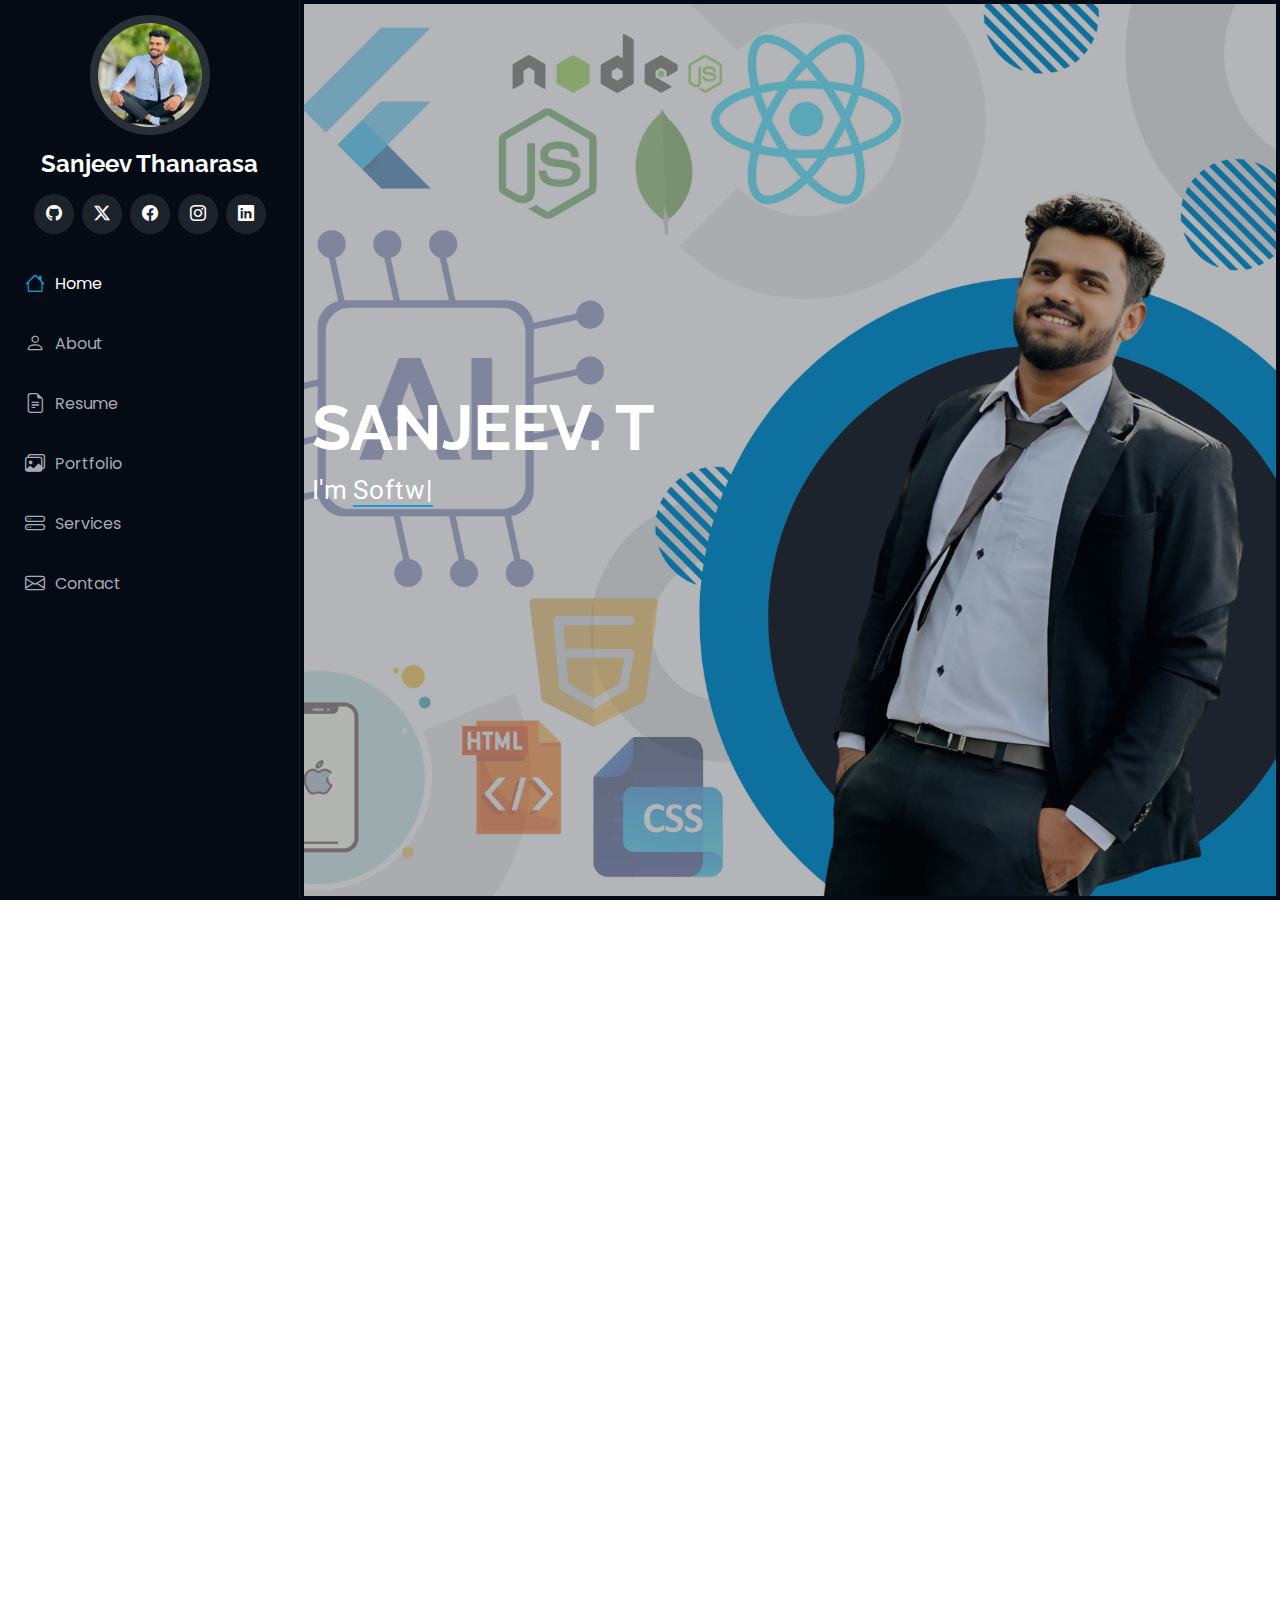
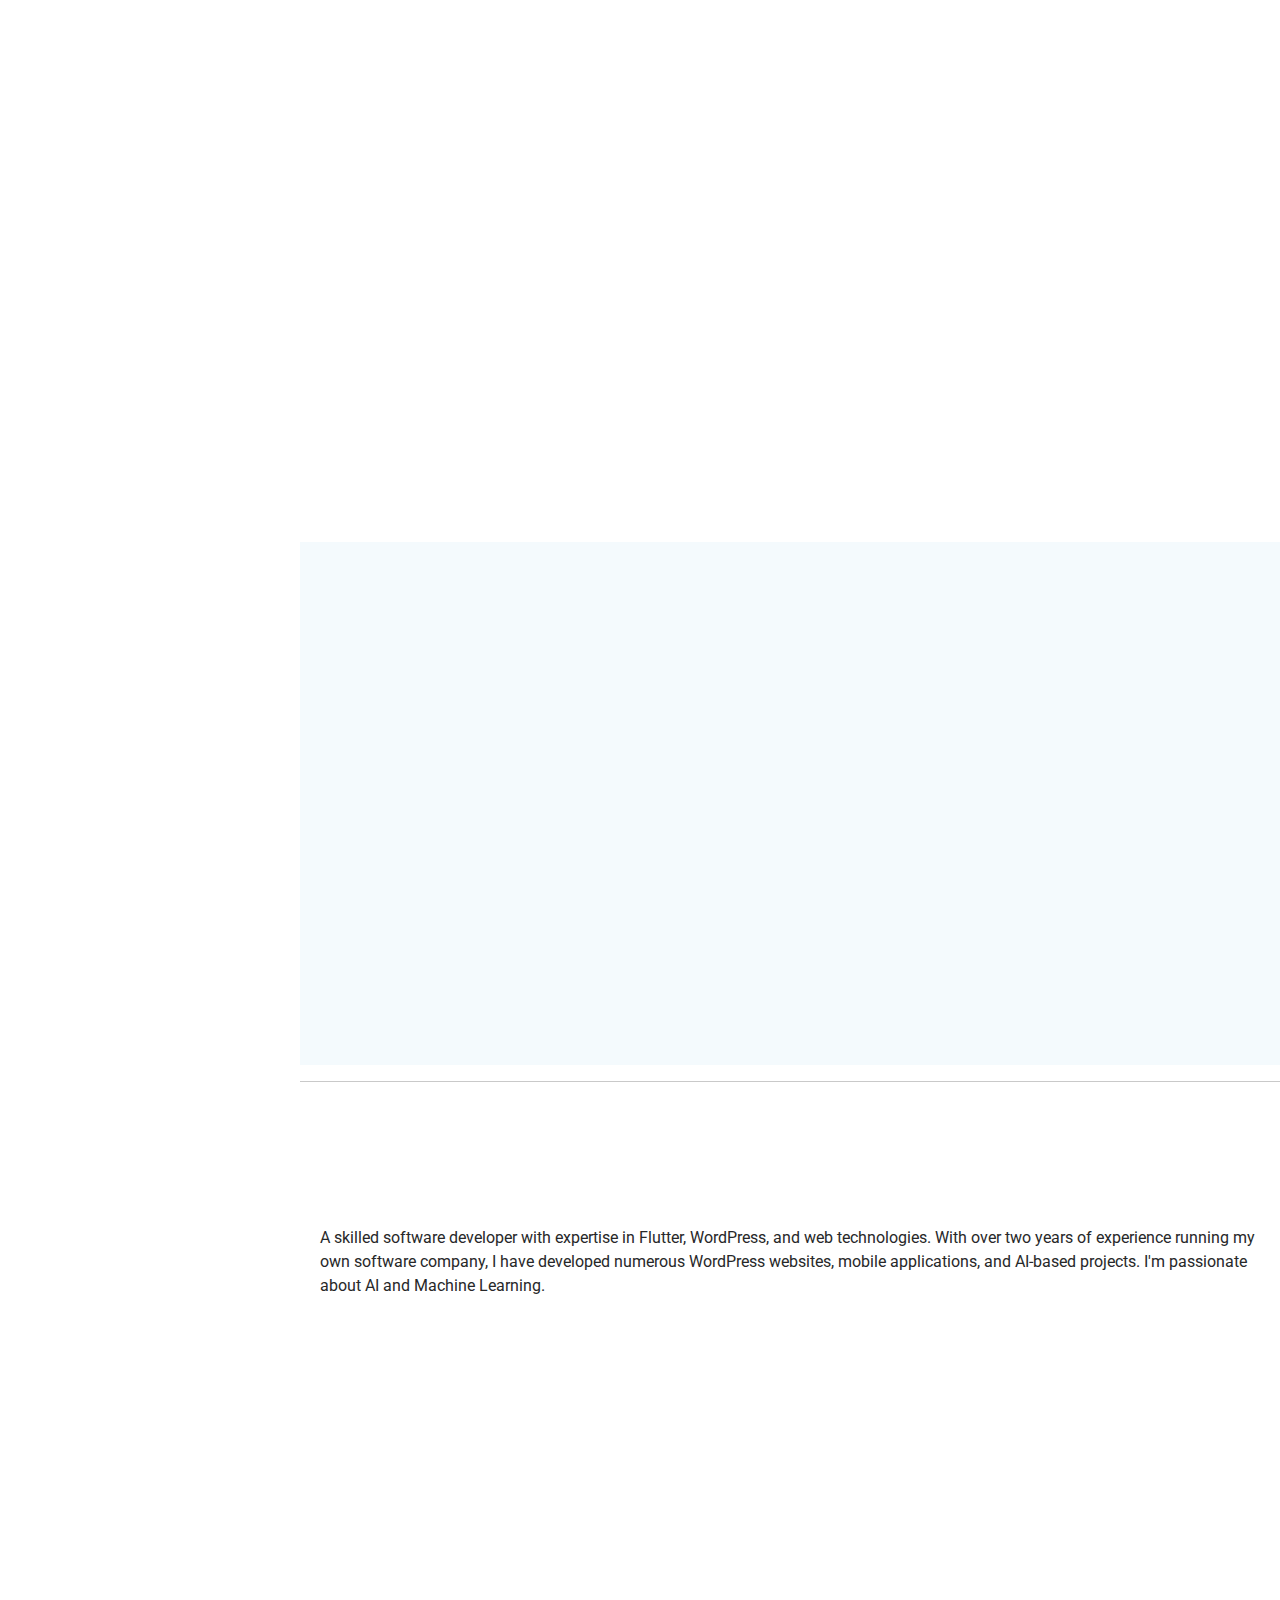
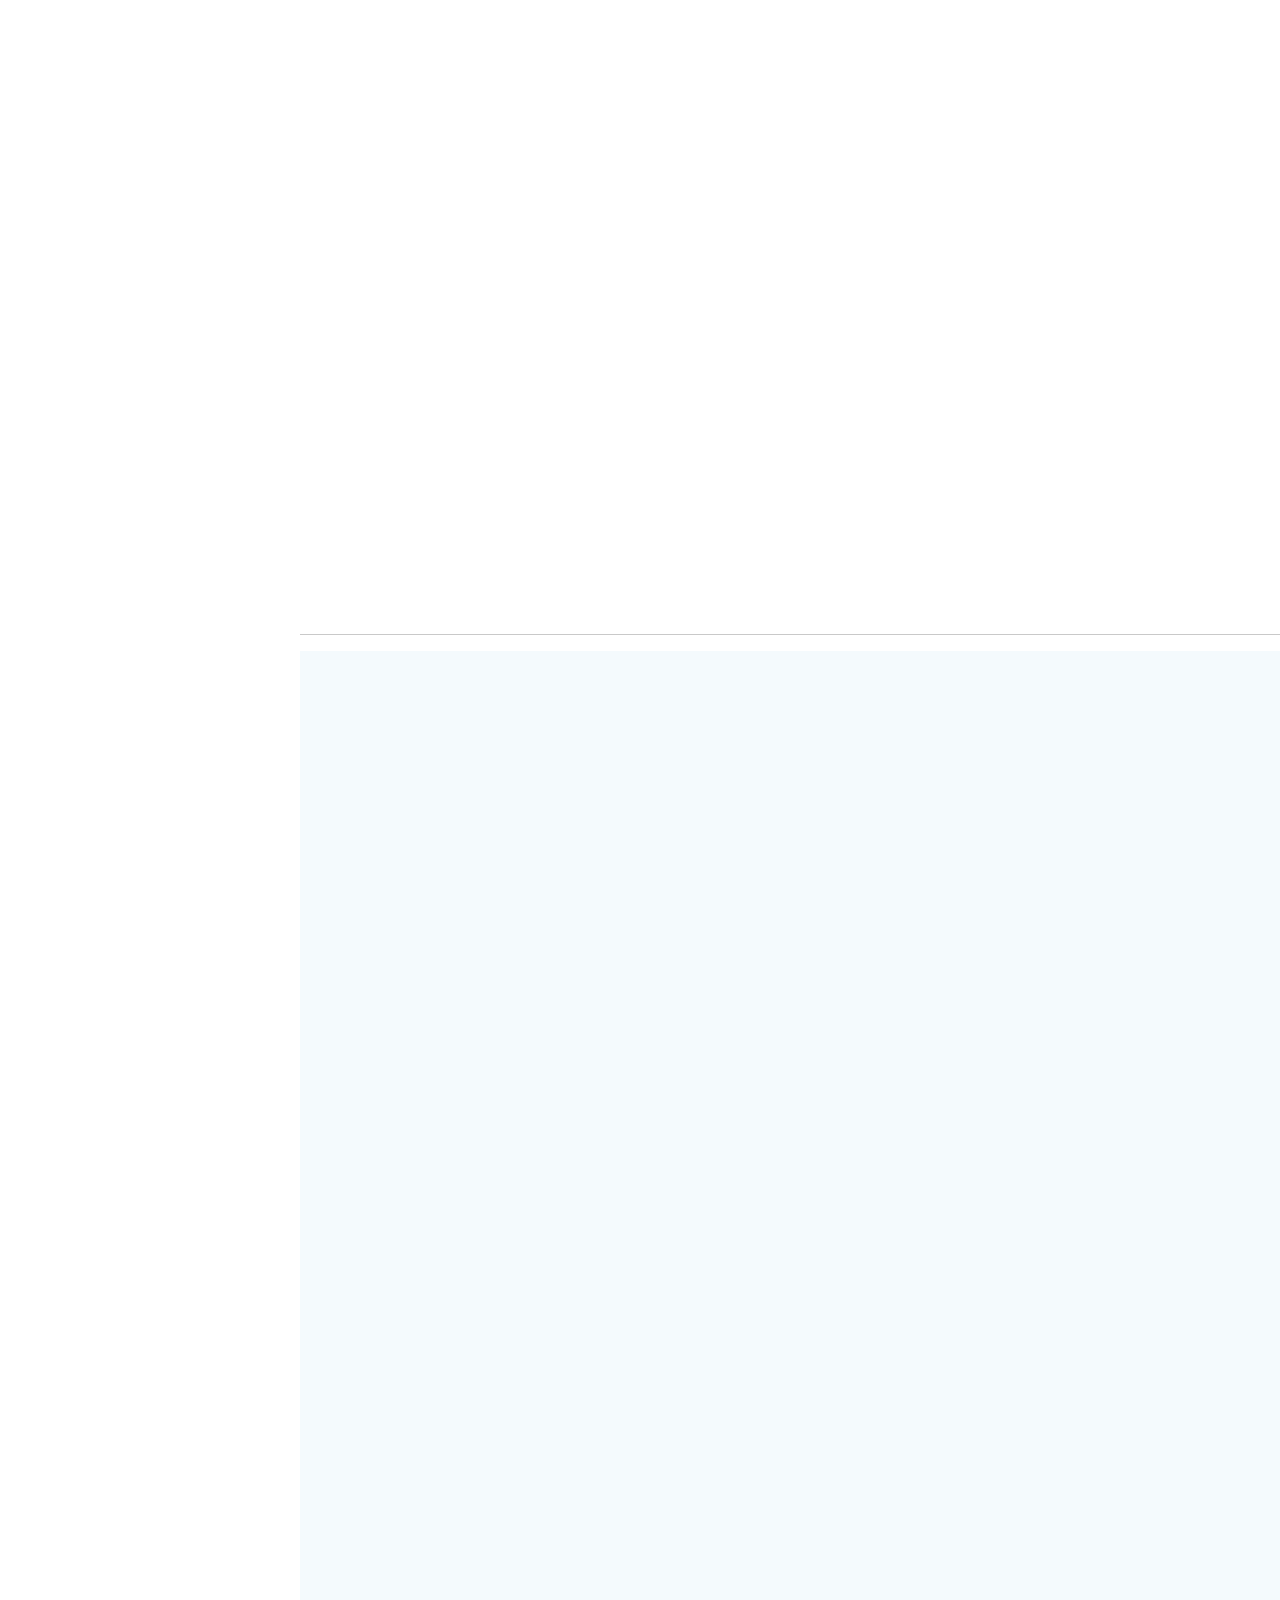
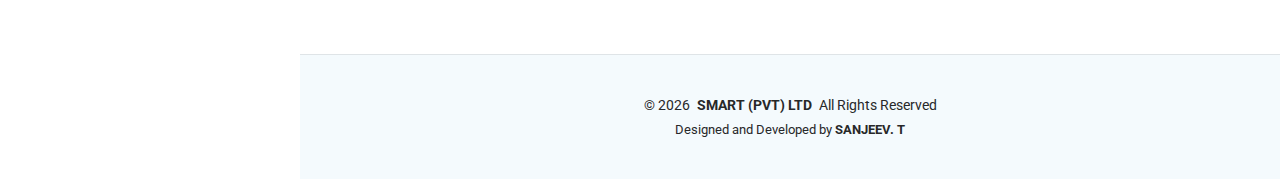
<file: index.html>
<!DOCTYPE html>
<html lang="en">
  <head>
    <meta charset="utf-8" />
    <meta content="width=device-width, initial-scale=1.0" name="viewport" />
    <title>Sanjeev's Portfolio Website</title>
    <meta content="Sanjeev Thanarasa Portfolio Website" name="description" />
    <meta content="Sanjeev Thanarasa Portfolio Website" name="keywords" />

    <!-- Favicons -->
    <link href="assets/img/favicon.png" rel="icon" />
    <link href="assets/img/apple-touch-icon.png" rel="apple-touch-icon" />

    <!-- Fonts -->
    <link href="https://fonts.googleapis.com" rel="preconnect" />
    <link href="https://fonts.gstatic.com" rel="preconnect" crossorigin />
    <link
      href="https://fonts.googleapis.com/css2?family=Roboto:ital,wght@0,100;0,300;0,400;0,500;0,700;0,900;1,100;1,300;1,400;1,500;1,700;1,900&family=Poppins:ital,wght@0,100;0,200;0,300;0,400;0,500;0,600;0,700;0,800;0,900;1,100;1,200;1,300;1,400;1,500;1,600;1,700;1,800;1,900&family=Raleway:ital,wght@0,100;0,200;0,300;0,400;0,500;0,600;0,700;0,800;0,900;1,100;1,200;1,300;1,400;1,500;1,600;1,700;1,800;1,900&display=swap"
      rel="stylesheet"
    />

    <!-- Vendor CSS Files -->
    <link
      href="assets/vendor/bootstrap/css/bootstrap.min.css"
      rel="stylesheet"
    />
    <link
      href="assets/vendor/bootstrap-icons/bootstrap-icons.css"
      rel="stylesheet"
    />
    <link href="assets/vendor/aos/aos.css" rel="stylesheet" />
    <link
      href="assets/vendor/glightbox/css/glightbox.min.css"
      rel="stylesheet"
    />
    <link href="assets/vendor/swiper/swiper-bundle.min.css" rel="stylesheet" />

    <!-- Main CSS File -->
    <link href="assets/css/main.css" rel="stylesheet" />

    <link rel="stylesheet" href="https://cdnjs.cloudflare.com/ajax/libs/font-awesome/6.5.0/css/all.min.css" />

  </head>

  <body class="index-page">
    <header id="header" class="header dark-background d-flex flex-column">
      <i class="header-toggle d-xl-none bi bi-list"></i>

      <div class="profile-img">
        <img
          src="assets/img/my-profile.png"
          alt=""
          class="img-fluid rounded-circle"
        />
      </div>

      <a
        href="index.html"
        class="logo d-flex align-items-center justify-content-center"
      >
      
        <h1 class="sitename">Sanjeev Thanarasa</h1>
      </a>

      <div class="social-links text-center">
        <a href="https://github.com/sanjeev-thanarasa"class="github" target="_blank"> <i class="bi bi-github"></i></a>
        <a href="https://x.com/sanjeev_1968?s=11" class="twitter" target="_blank"> <i class="bi bi-twitter-x"></i></a>
        <a href="https://www.facebook.com/share/16R1j7Zc5a/?mibextid=wwXIfr" class="facebook" target="_blank"><i class="bi bi-facebook"></i></a>
        <a href="https://www.instagram.com/sanji_meenu?igsh=eHh5NjNlbjd1MmQx&utm_source=qr" class="instagram" target="_blank"><i class="bi bi-instagram"></i></a>       
        <a href="https://www.linkedin.com/in/sanjeev-thanarasa-5624a21aa?utm_source=share&utm_campaign=share_via&utm_content=profile&utm_medium=ios_app" class="linkedin" target="_blank"><i class="bi bi-linkedin"></i></a>
      </div>

      <nav id="navmenu" class="navmenu">
        <ul>
          <li>
            <a href="#hero" class="active"
              ><i class="bi bi-house navicon"></i>Home</a
            >
          </li>
          <li>
            <a href="#about"><i class="bi bi-person navicon"></i> About</a>
          </li>
          <li>
            <a href="#resume"
              ><i class="bi bi-file-earmark-text navicon"></i> Resume</a
            >
          </li>
          <li>
            <a href="#portfolio"
              ><i class="bi bi-images navicon"></i> Portfolio</a
            >
          </li>
          <li>
            <a href="#services"
              ><i class="bi bi-hdd-stack navicon"></i> Services</a
            >
          </li>
          <!-- <li class="dropdown">
            <a href="#"
              ><i class="bi bi-menu-button navicon"></i> <span>Dropdown</span>
              <i class="bi bi-chevron-down toggle-dropdown"></i
            ></a>
            <ul>
              <li><a href="#">Dropdown 1</a></li>
              <li class="dropdown">
                <a href="#"
                  ><span>Deep Dropdown</span>
                  <i class="bi bi-chevron-down toggle-dropdown"></i
                ></a>
                <ul>
                  <li><a href="#">Deep Dropdown 1</a></li>
                  <li><a href="#">Deep Dropdown 2</a></li>
                  <li><a href="#">Deep Dropdown 3</a></li>
                  <li><a href="#">Deep Dropdown 4</a></li>
                  <li><a href="#">Deep Dropdown 5</a></li>
                </ul>
              </li>
              <li><a href="#">Dropdown 2</a></li>
              <li><a href="#">Dropdown 3</a></li>
              <li><a href="#">Dropdown 4</a></li>
            </ul>
          </li> -->
          <li>
            <a href="#contact"
              ><i class="bi bi-envelope navicon"></i> Contact</a
            >
          </li>
        </ul>
      </nav>
    </header>

    <main class="main">
      <!-- Hero Section -->
      <section id="hero" class="hero section dark-background">
        <img
          src="assets/img/hero-bg-1.jpg"
          alt=""
          data-aos="fade-in"
          class="p-1"
        />

        <div class="container" data-aos="fade-up" data-aos-delay="100">
          <h2>SANJEEV. T</h2>
          <p>
            I'm
            <span
              class="typed"
              data-typed-items="Full Stack Developer, Freelancer, Project Manager, Mobile App specialist"
              >Software Engineer</span
            ><span
              class="typed-cursor typed-cursor--blink"
              aria-hidden="true"
            ></span
            ><span
              class="typed-cursor typed-cursor--blink"
              aria-hidden="true"
            ></span>
          </p>
        </div>
      </section>
      <!-- /Hero Section -->

      <!-- About Section -->
      <section id="about" class="about section">
        <!-- Section Title -->
        <div class="container section-title" data-aos="fade-up">
          <h2>About Me</h2>
        </div>

        <!-- Section Content -->
        <div class="container" data-aos="fade-up" data-aos-delay="100">
          <div class="row gy-5 align-items-center justify-content-center">
            <!-- Profile Image -->
            <div class="col-lg-4 text-center">
              <img 
                src="assets/img/my-style-pic.png"
                alt="Sanjeev Thanarasa"
                style="
                  width: 100%;
                  height: auto;

                  object-fit: cover;
                "
              />
            </div>

            <!-- About Content -->
            <div class="col-lg-8 content">
              <h2 class="fw-bold mb-3 text-primary">
                Full Stack Developer & AI Enthusiast
              </h2>
              <p class="fst-italic" style="font-size: 1.1rem; color: #666">
                Hi, I'm <strong>Sanjeev Thanarasa</strong> — a passionate
                developer who blends design, code, and creativity into powerful
                digital experiences. I work with <strong>MERN stack</strong>,
                <strong>Flutter</strong>, and modern UI tools like
                <strong>Figma</strong> and <strong>Canva</strong> to bring ideas
                to life.
              </p>

              <!-- Personal Info -->
              <div class="row mt-4">
                <div class="col-lg-6">
                  <ul class="list-unstyled">
                    <li>
                      <i class="bi bi-chevron-right"></i>
                      <strong>Birthday:</strong> <span>January XXI</span>
                    </li>
                    <li>
                      <i class="bi bi-chevron-right"></i>
                      <strong>GitHub:</strong>
                      <a
                        href="https://github.com/sanjeev-thanarasa"
                        target="_blank"
                        >sanjeev-thanarasa</a
                      >
                    </li>
                    <li>
                      <i class="bi bi-chevron-right"></i>
                      <strong>Phone:</strong> <span>+94 77 9702 687</span>
                    </li>
                    <li>
                      <i class="bi bi-chevron-right"></i>
                      <strong>City:</strong> <span>Colombo, Sri Lanka</span>
                    </li>
                  </ul>
                </div>

                <div class="col-lg-6">
                  <ul class="list-unstyled">
                    <li>
                      <i class="bi bi-chevron-right"></i> <strong>Age:</strong>
                      <span id="age"></span>
                      <script>
                        // Function to calculate age based on the birthdate
                        function calculateAge(birthDate) {
                          const today = new Date();
                          const birthDateObj = new Date(birthDate);
                          let age =
                            today.getFullYear() - birthDateObj.getFullYear();
                          const monthDifference =
                            today.getMonth() - birthDateObj.getMonth();

                          // Adjust age if birthday hasn't occurred yet this year
                          if (
                            monthDifference < 0 ||
                            (monthDifference === 0 &&
                              today.getDate() < birthDateObj.getDate())
                          ) {
                            age--;
                          }
                          return age;
                        }

                        // Call the function and update the age in the HTML
                        document.getElementById("age").textContent =
                          calculateAge("1997-01-21");
                      </script>
                    </li>
                    <li>
                      <i class="bi bi-chevron-right"></i>
                      <strong>Degree:</strong>
                      <span>BICT (Software Engineering)</span>
                    </li>
                    <li>
                      <i class="bi bi-chevron-right"></i>
                      <strong>Email:</strong>
                      <span>sanjeev.thanarasa@gmail.com</span>
                    </li>
                    <li>
                      <i class="bi bi-chevron-right"></i>
                      <strong>Freelance:</strong> <span>Available</span>
                    </li>
                  </ul>
                </div>
              </div>

              <!-- About Description -->
              <p
                class="mt-4"
                style="font-size: 1.1rem; color: #555; line-height: 1.8"
              >
                I'm also the developer behind a
                <strong>Real-Time Lie Detection System</strong> using Deep
                Learning and RNN models — a final year research project where I
                used <strong>Mediapipe</strong> and <strong>LSTM</strong> to
                detect truth or lies from facial sequences in video.
              </p>
              <p style="font-size: 1.1rem; color: #555; line-height: 1.8">
                I’m a fast learner and a builder at heart. I believe in
                <strong>dreaming big</strong>, <strong>working smart</strong>,
                and using technology to shape the future. Whether it's
                developing apps, designing interfaces, or crafting backend
                systems, I’m always ready to take on new challenges and grow.
              </p>

              <p style="font-size: 1.1rem; font-weight: 500; color: #111">
                ✨ Let’s build something amazing together!
              </p>
            </div>
          </div>
        </div>
      </section>
      <!-- /About Section -->

      

      <!-- Stats Section -->
      <section id="stats" class="stats section">
        <div class="container" data-aos="fade-up" data-aos-delay="100">
          <div class="row gy-4">
            <div class="col-lg-3 col-md-6">
              <div class="stats-item">
                <i class="bi bi-emoji-smile"></i>
                <span
                  data-purecounter-start="0"
                  data-purecounter-end="12"
                  data-purecounter-duration="1"
                  class="purecounter"
                ></span>
                <p>
                  <strong>Happy Clients</strong> <span>who were satisfied with my work</span>
                </p>
              </div>
            </div>
            <!-- End Stats Item -->

            <div class="col-lg-3 col-md-6">
              <div class="stats-item">
                <i class="bi bi-journal-richtext"></i>
                <span
                  data-purecounter-start="0"
                  data-purecounter-end="3"
                  data-purecounter-duration="1"
                  class="purecounter"
                ></span>
                <p>
                  <strong>Projects</strong>
                  <span>successful projects completed</span>
                </p>
              </div>
            </div>
            <!-- End Stats Item -->

            <div class="col-lg-3 col-md-6">
              <div class="stats-item">
                <i class="bi bi-headset"></i>
                <span
                  data-purecounter-start="0"
                  data-purecounter-end="150"
                  data-purecounter-duration="1"
                  class="purecounter"
                ></span>
                <p>
                  <strong>Hours Of Support</strong>
                  <span>hours spent providing support</span>
                </p>
              </div>
            </div>
            <!-- End Stats Item -->

            <div class="col-lg-3 col-md-6">
              <div class="stats-item">
                <i class="bi bi-people"></i>
                <span
                  data-purecounter-start="0"
                  data-purecounter-end="3"
                  data-purecounter-duration="1"
                  class="purecounter"
                ></span>
                <p>
                  <strong>Collaborators</strong>
                  <span>people I've worked with on various projects</span>
                </p>
              </div>
            </div>
            <!-- End Stats Item -->
          </div>
        </div>
      </section>
      <!-- /Stats Section -->

      <!-- Skills Section -->
      <section id="skills" class="skills section light-background">
        <!-- Section Title -->
        <div class="container section-title" data-aos="fade-up">
          <h2>Skills</h2>
          <p>
            Below are the skills I have honed over the years as a Full Stack
            Developer and AI Enthusiast.
          </p>
        </div>
        <!-- End Section Title -->

        <div class="container" data-aos="fade-up" data-aos-delay="100">
          <div class="row skills-content skills-animation">
            <div class="col-lg-6">
              <div class="progress">
                <span class="skill"
                  ><span>Flutter & Firebase</span> <i class="val">95%</i></span
                >
                <div class="progress-bar-wrap">
                  <div
                    class="progress-bar"
                    role="progressbar"
                    aria-valuenow="95"
                    aria-valuemin="0"
                    aria-valuemax="100"
                  ></div>
                </div>
              </div>
              <!-- End Skills Item -->

              <div class="progress">
                <span class="skill"
                  ><span>MERN Stack</span> <i class="val">80%</i></span
                >
                <div class="progress-bar-wrap">
                  <div
                    class="progress-bar"
                    role="progressbar"
                    aria-valuenow="85"
                    aria-valuemin="0"
                    aria-valuemax="100"
                  ></div>
                </div>
              </div>
              <!-- End Skills Item -->

              <div class="progress">
                <span class="skill"
                  ><span>Html & Css</span> <i class="val">60%</i></span
                >
                <div class="progress-bar-wrap">
                  <div
                    class="progress-bar"
                    role="progressbar"
                    aria-valuenow="80"
                    aria-valuemin="0"
                    aria-valuemax="100"
                  ></div>
                </div>
              </div>
              <!-- End Skills Item -->

              <div class="progress">
                <span class="skill"
                  ><span>UI/UX Design (Figma & Canva)</span>
                  <i class="val">95%</i></span
                >
                <div class="progress-bar-wrap">
                  <div
                    class="progress-bar"
                    role="progressbar"
                    aria-valuenow="90"
                    aria-valuemin="0"
                    aria-valuemax="100"
                  ></div>
                </div>
              </div>
              <!-- End Skills Item -->
            </div>

            <div class="col-lg-6">
              <div class="progress">
                <span class="skill"
                  ><span>Node.js & Express</span> <i class="val">70%</i></span
                >
                <div class="progress-bar-wrap">
                  <div
                    class="progress-bar"
                    role="progressbar"
                    aria-valuenow="80"
                    aria-valuemin="0"
                    aria-valuemax="100"
                  ></div>
                </div>
              </div>
              <!-- End Skills Item -->

              <div class="progress">
                <span class="skill"
                  ><span>AI/Deep Learning (TensorFlow, PyTorch)</span>
                  <i class="val">75%</i></span
                >
                <div class="progress-bar-wrap">
                  <div
                    class="progress-bar"
                    role="progressbar"
                    aria-valuenow="75"
                    aria-valuemin="0"
                    aria-valuemax="100"
                  ></div>
                </div>
              </div>
              <!-- End Skills Item -->

              <div class="progress">
                <span class="skill"
                  ><span>Python</span> <i class="val">70%</i></span
                >
                <div class="progress-bar-wrap">
                  <div
                    class="progress-bar"
                    role="progressbar"
                    aria-valuenow="70"
                    aria-valuemin="0"
                    aria-valuemax="100"
                  ></div>
                </div>
              </div>
              <!-- End Skills Item -->

              <div class="progress">
                <span class="skill"
                  ><span>WordPress</span> <i class="val">95%</i></span
                >
                <div class="progress-bar-wrap">
                  <div
                    class="progress-bar"
                    role="progressbar"
                    aria-valuenow="90"
                    aria-valuemin="0"
                    aria-valuemax="100"
                  ></div>
                </div>
              </div>
              <!-- End Skills Item -->
            </div>
          </div>
        </div>
      </section>
      <!-- /Skills Section -->

      <hr>

      <!-- Resume Section -->
      <section id="resume" class="resume section">
        <!-- Section Title -->
        <!-- Font Awesome for icon (in <head> if not already) -->

<!-- Resume Header and Button -->
      <div class="container section-title d-flex justify-content-between align-items-center" data-aos="fade-up">
        <h2 class="mb-0">Resume</h2>
        <a href="assets\Sanjeev's-Resume.pdf" download="Sanjeev_Thanarasa_CV" class="btn-cv">
          <span>Download CV</span>
          <i class="fas fa-download"></i>
        </a>
      </div>

        

          <p>
            A skilled software developer with expertise in Flutter, WordPress,
            and web technologies. With over two years of experience running my
            own software company, I have developed numerous WordPress websites,
            mobile applications, and AI-based projects. I'm passionate about AI
            and Machine Learning.
          </p>
        </div>
        <!-- End Section Title -->

        <div class="container">
          <div class="row">
            <div class="col-lg-6" data-aos="fade-up" data-aos-delay="100">
              <h3 class="resume-title">Sumary</h3>

              <div class="resume-item pb-0">
                <h4>Sanjeev Thanarasa</h4>
                <p>
                  <em
                    >A software developer with expertise in Flutter, WordPress,
                    and web technologies, passionate about AI and Machine
                    Learning.</em
                  >
                </p>
                <ul>
                  <li>133B, Orrs'Hill, Trincomalee</li>
                  <li>+94-77 9702 687</li>
                  <li>sanjeev.thanarasa@gmail.com</li>
                </ul>
              </div>
              <!-- Edn Resume Item -->

              <h3 class="resume-title">Education</h3>
              <div class="resume-item">
                <h4>
                  Bachelor of Information and Communication Technology (BICT)
                </h4>
                <h5>2017 - 2022</h5>
                <p>
                  <em>University of Sri Jayewardenepura, Colombo, SL</em>
                </p>
                <p>
                  Pursuing a Special Degree in Software Engineering under the BICT program. This degree focuses on core areas such as software development, system design, web and mobile application development, database management, software testing, DevOps practices, and Agile methodologies. Expected completion: 2025.
                </p>
              </div>
              <!-- Edn Resume Item -->

              <div class="resume-item">
                <h4>GCE Advanced Level</h4>
                <h5>2014 - 2016</h5>
                <p><em>Vipulananda College, Trincomalee, SL</em></p>
                <p>
                  Ranked 1st in Trincomalee District – Physical Science Stream. Subjects included Combined Mathematics, Physics, and Chemistry.
                </p>
              </div>
              <!-- Edn Resume Item -->
            </div>

            <div class="col-lg-6" data-aos="fade-up" data-aos-delay="200">
              <h3 class="resume-title">Professional Experience</h3>
              <div class="resume-item">
                <h4>Founder & Software Developer</h4>
                <h5>Apr 2022 - Present</h5>
                <p><em>SMART PVT LTD, Trincomalee, SL </em></p>
                <ul>
                  <li>
                    Led multiple projects in web development, including
                    WordPress websites.
                  </li>
                  <li>
                    Provided complete solutions including web hosting, 
                    UI/UX design, SEO, and ongoing maintenance.
                  </li>
                  <li>Founded and managed the company, 
                    building strong client relationships and delivering end-to-end digital solutions.</li>
                  <li>
                    Successfully delivered over 15 client projects, 
                    handling all phases from requirement gathering to deployment, 
                    contributing to consistent client satisfaction and company growth.
                  </li>
                </ul>
              </div>
              <!-- Edn Resume Item -->

              <div class="resume-item">
                <h4>Software Engineer Intern</h4>
                <h5>Apr 2021 - Oct 2021</h5>
                <p><em>Daraz.lk, Colombo, SL</em></p>
                <ul>
                  <li>
                    Worked on the KOKO Buy Now Pay Later project using Vue.js
                  </li>
                  <li>
                    Gained hands-on experience in frontend development 
                    and building scalable e-commerce solutions.
                  </li>
                  <li>
                    Collaborated closely with senior engineers 
                    to enhance user interfaces and overall platform performance.
                  </li>
                  <li>
                    Completed this internship as part of my university degree program, 
                    applying academic knowledge in a real-world tech environment.</li>
                </ul>
              </div>
              <!-- Edn Resume Item -->
            </div>
          </div>
        </div>
      </section>
      <!-- /Resume Section -->

      <hr>

      <!-- Portfolio Section -->
      <section id="portfolio" class="portfolio section light-background">
        <!-- Section Title -->
        <div class="container section-title" data-aos="fade-up">
          <h2>Portfolio</h2>
          <p>
            Over the past few years, I’ve worked on a wide range of projects using Flutter, React, 
            WordPress, and Python, focusing on both mobile and web applications. Many of these 
            projects were built as part of a collaborative team with my peers, allowing us to deliver scalable, 
            user-friendly solutions across industries.
            
          </p>
          <b><i>Some of the key projects I’ve worked on include:</i></b>

        </div>
        <!-- End Section Title -->

        <div class="container">
          <div
            class="isotope-layout"
            data-default-filter="*"
            data-layout="masonry"
            data-sort="original-order"
          >
            <ul
              class="portfolio-filters isotope-filters"
              data-aos="fade-up"
              data-aos-delay="100"
            >
              <li data-filter="*" class="filter-active">All</li>
              <li data-filter=".filter-Flutter">Flutter</li>
              <li data-filter=".filter-React">React</li>
              <li data-filter=".filter-Figma">Figma</li>
              <li data-filter=".filter-Python">Python</li>
              <li data-filter=".filter-WordPress">WordPress</li>
              
            </ul>
            <!-- End Portfolio Filters -->

            <div
              class="row gy-4 isotope-container"
              data-aos="fade-up"
              data-aos-delay="200"
            >
            <!-- PRODUCT Store -->
            <div
            class="col-lg-4 col-md-6 portfolio-item isotope-item filter-React"
          >
            <div class="portfolio-content h-100">
              <img
                src="assets/img/portfolio/mern-store/1.jpg"
                class="img-fluid"
                alt=""
              />
              <div class="portfolio-info">
                <h4>PRODUCT Store</h4>
                <p>A MERN application for managing products.</p>
                <a
                  href="assets/img/portfolio/mern-store/1.jpg"
                  title="A MERN (MongoDB, Express, React, Node.js) 
                  application for managing products. This app allows 
                  users to create, update, delete, and view products 
                  in a modern and responsive interface."
                  data-gallery="portfolio-gallery-product"
                  class="glightbox preview-link"
                  ><i class="bi bi-zoom-in"></i
                ></a>
                <a
                  href="mern-store-details.html"
                  title="More Details"
                  class="details-link"
                  ><i class="bi bi-link-45deg"></i
                ></a>
              </div>
            </div>
            </div>
            <!-- End PRODUCT Store -->

            <!-- Mrs Diary App -->
            <div
                class="col-lg-4 col-md-6 portfolio-item isotope-item filter-Flutter"
              >
                <div class="portfolio-content h-100">
                  <img
                    src="assets/img/portfolio/mrsDiary/4.jpg"
                    class="img-fluid"
                    alt=""
                  />
                  <div class="portfolio-info">
                    <h4>Mrs_Diary</h4>
                    <p>Personal Recharge Diary App</p>
                    <a
                      href="assets/img/portfolio/mrsDiary/4.jpg"
                      title="Mrs_Diary is a Tamil-language mobile app developed to help DishTV agents manage customer recharge records easily. It allows tracking of daily payments, balances, and customer details in a simple and organized way."
                      data-gallery="portfolio-gallery-app"
                      class="glightbox preview-link"
                      ><i class="bi bi-zoom-in"></i
                    ></a>
                    <a
                      href="mrsDiary-details.html"
                      title="More Details"
                      class="details-link"
                      ><i class="bi bi-link-45deg"></i
                    ></a>
                  </div>
                </div>
            </div>
            <!-- End Mrs Diary App -->
         
            <!-- Foodom Customer App -->
            <div
                class="col-lg-4 col-md-6 portfolio-item isotope-item filter-Flutter"
              >
                <div class="portfolio-content h-100">
                  <img
                    src="assets/img/portfolio/foodom/customer/foodom.jpg"
                    class="img-fluid"
                    alt=""
                  />
                  <div class="portfolio-info">
                    <h4>Customer App</h4>
                    <p>Multi-Restaurant Food Ordering Platform</p>
                    <a
                      href="assets/img/portfolio/foodom/customer/foodom.jpg"
                      title="A fully functional cross-platform mobile application developed using Flutter and Firebase that connects customers with multiple restaurants in one platform. This app acts as a broker between restaurants and customers, making food discovery and ordering simple and efficient."
                      data-gallery="portfolio-gallery-product"
                      class="glightbox preview-link"
                      ><i class="bi bi-zoom-in"></i
                    ></a>
                    <a
                      href="foodomCustomer-details.html"
                      title="More Details"
                      class="details-link"
                      ><i class="bi bi-link-45deg"></i
                    ></a>
                  </div>
                </div>
            </div>
            <!-- End Foodom Customer App -->

            <!-- Royal Bragon Admin Panel -->
            <div
                class="col-lg-4 col-md-6 portfolio-item isotope-item filter-Figma"
              >
                <div class="portfolio-content h-100">
                  <img
                    src="assets/img/portfolio/royal-bragon/4.jpg"
                    class="img-fluid"
                    alt=""
                  />
                  <div class="portfolio-info">
                    <h4>Admin Panel (Designed Only)</h4>
                    <p>Royal Bragon International Pvt Ltd</p>
                    <a
                      href="assets/img/portfolio/royal-bragon/4.jpg"
                      title="A web-based admin panel designed for a travel ticketing office located in Trincomalee. This dashboard was specifically tailored to manage international flight ticket bookings and streamline the client handling process."
                      data-gallery="portfolio-gallery-branding"
                      class="glightbox preview-link"
                      ><i class="bi bi-zoom-in"></i
                    ></a>
                    <a
                      href="royalBragon-details.html"
                      title="More Details"
                      class="details-link"
                      ><i class="bi bi-link-45deg"></i
                    ></a>
                  </div>
                </div>
            </div>
            <!-- End Royal Bragon Admin Panel -->

            <!-- CGPA Calculator -->
            <div
                class="col-lg-4 col-md-6 portfolio-item isotope-item filter-Flutter"
              >
                <div class="portfolio-content h-100">
                  <img
                    src="assets/img/portfolio/Gpa-Calculator/GPA-CALC.jpg"
                    class="img-fluid"
                    alt=""
                  />
                  <div class="portfolio-info">
                    <h4>CGPA Calculator</h4>
                    <p>Easily calculate and track your CGPA.</p>
                    <a
                      href="assets/img/portfolio/Gpa-Calculator/GPA-CALC-2-PAGES.jpg"
                      title="A user-friendly app to help university students easily calculate and track their Cumulative Grade Point Average (CGPA). Input your grades and course credits, and get an accurate CGPA calculation with ease."
                      data-gallery="portfolio-gallery-app"
                      class="glightbox preview-link"
                      ><i class="bi bi-zoom-in"></i
                    ></a>
                    <a
                      href="gpaApp-details.html"
                      title="More Details"
                      class="details-link"
                      ><i class="bi bi-link-45deg"></i
                    ></a>
                  </div>
                </div>
            </div>
            <!-- End CGPA Calculator -->

            <!-- Dish TV Admin Panel -->
            <div
                class="col-lg-4 col-md-6 portfolio-item isotope-item filter-Figma"
              >
                <div class="portfolio-content h-100">
                  <img
                    src="assets/img/portfolio/dishTV/4.jpg"
                    class="img-fluid"
                    alt=""
                  />
                  <div class="portfolio-info">
                    <h4>Web Admin Panel (Design Only)</h4>
                    <p>Dish TV Management Company (Sri Lanka)</p>
                    <a
                      href="assets/img/portfolio/dishTV/4.jpg"
                      title="
                        A professionally designed admin dashboard UI for a Dish TV company to manage their users, payments, and subscriptions. This project was fully designed in Figma with attention to user experience, simplicity, and admin efficiency.
                      "
                      data-gallery="portfolio-gallery-book"
                      class="glightbox preview-link"
                      ><i class="bi bi-zoom-in"></i
                    ></a>
                    <a
                      href="dishTV-details.html"
                      title="More Details"
                      class="details-link"
                      ><i class="bi bi-link-45deg"></i
                    ></a>
                  </div>
                </div>
            </div>
            <!-- End Dish TV Admin Panel-->

            <!-- True/Lie Detection Using Python -->
            <div
                class="col-lg-4 col-md-6 portfolio-item isotope-item filter-Python"
              >
                <div class="portfolio-content h-100">
                  <img
                    src="assets/img/portfolio/true-lie-detection.jpg"
                    class="img-fluid"
                    alt=""
                  />
                  <div class="portfolio-info">
                    <h4>University Research Project, Sri Lanka</h4>
                    <p>🧠 True Lie Detection Using Real-Time Video</p>
                    <a
                      href="assets/img/portfolio/true-lie-detection.jpg"
                      title="A real-time video analysis system that detects 
                      whether a person is telling the truth or lying based 
                      on facial movements using Google's FaceMesh model. 
                      This research project was part of my university 
                      final year work focused on behavioral AI and facial recognition."
                      data-gallery="portfolio-gallery-book"
                      class="glightbox preview-link"
                      ><i class="bi bi-zoom-in"></i
                    ></a>
                    <a
                      href="truelie-details.html"
                      title="More Details"
                      class="details-link"
                      ><i class="bi bi-link-45deg"></i
                    ></a>
                  </div>
                </div>
            </div>
            <!-- End True/Lie Detection-->

            </div>
            <!-- End Portfolio Container -->
          </div>
        </div>
      </section>
      <!-- /Portfolio Section -->

      <!-- Services Section -->
      <section id="services" class="services section">
        <!-- Section Title -->
        <div class="container section-title" data-aos="fade-up">
          <h2>Services</h2>
          <p>
            Turning ideas into digital solutions with performance, style, and scalability. I offer full-stack development and design services tailored for startups, small businesses, and individuals.
          </p>
        </div>
        <!-- End Section Title -->
      
        <div class="container">
          <div class="row gy-4">
            <!-- Service 1 -->
            <div class="col-lg-4 col-md-6 service-item d-flex" data-aos="fade-up" data-aos-delay="100">
              <div class="icon flex-shrink-0">
                <i class="bi bi-code-slash"></i>
              </div>
              <div>
                <h4 class="title"><a href="service-details.html" class="stretched-link">Web & Mobile App Development</a></h4>
                <p class="description">
                  I develop responsive and scalable websites and mobile apps using Flutter, React, and WordPress with backend APIs, optimized for performance and usability.
                </p>
              </div>
            </div>
      
            <!-- Service 2 -->
            <div class="col-lg-4 col-md-6 service-item d-flex" data-aos="fade-up" data-aos-delay="200">
              <div class="icon flex-shrink-0">
                <i class="bi bi-palette"></i>
              </div>
              <div>
                <h4 class="title"><a href="service-details.html" class="stretched-link">UI/UX Design</a></h4>
                <p class="description">
                  I craft clean, intuitive interfaces using Figma to ensure excellent user experiences across all screen sizes and devices.
                </p>
              </div>
            </div>
      
            <!-- Service 3 -->
            <div class="col-lg-4 col-md-6 service-item d-flex" data-aos="fade-up" data-aos-delay="300">
              <div class="icon flex-shrink-0">
                <i class="bi bi-hdd-network"></i>
              </div>
              <div>
                <h4 class="title"><a href="service-details.html" class="stretched-link">Backend & API Integration</a></h4>
                <p class="description">
                  I build robust backends using Node.js, Express, Firebase, and integrate APIs to power modern applications with secure, fast data handling.
                </p>
              </div>
            </div>
      
            <!-- Service 4 -->
            <div class="col-lg-4 col-md-6 service-item d-flex" data-aos="fade-up" data-aos-delay="400">
              <div class="icon flex-shrink-0">
                <i class="bi bi-cart-check"></i>
              </div>
              <div>
                <h4 class="title"><a href="service-details.html" class="stretched-link">eCommerce Solutions</a></h4>
                <p class="description">
                  I design and develop eCommerce platforms using WooCommerce or custom MERN stacks, including product management, order tracking, and payments.
                </p>
              </div>
            </div>
      
            <!-- Service 5 -->
            <div class="col-lg-4 col-md-6 service-item d-flex" data-aos="fade-up" data-aos-delay="500">
              <div class="icon flex-shrink-0">
                <i class="bi bi-cpu"></i>
              </div>
              <div>
                <h4 class="title"><a href="service-details.html" class="stretched-link">AI & Automation Projects</a></h4>
                <p class="description">
                  From lie detection to trading bots, I use Python, TensorFlow, and Mediapipe to build AI tools that automate real-world decision-making and predictions.
                </p>
              </div>
            </div>
      
            <!-- Service 6 -->
            <div class="col-lg-4 col-md-6 service-item d-flex" data-aos="fade-up" data-aos-delay="600">
              <div class="icon flex-shrink-0">
                <i class="bi bi-people"></i>
              </div>
              <div>
                <h4 class="title"><a href="service-details.html" class="stretched-link">Freelance & Remote Work</a></h4>
                <p class="description">
                  Open for freelance and remote opportunities — I can build from scratch, improve existing systems, or offer consulting to deliver high-quality digital products.
                </p>
              </div>
            </div>
          </div>
        </div>
      </section>
      <!-- /Services Section -->
    

      <!-- Testimonials Section -->
      <!-- <section id="testimonials" class="testimonials section light-background">
        <div class="container section-title" data-aos="fade-up">
          <h2>Testimonials</h2>
          <p>
            Necessitatibus eius consequatur ex aliquid fuga eum quidem sint
            consectetur velit
          </p>
        </div>

        <div class="container" data-aos="fade-up" data-aos-delay="100">
          <div class="swiper init-swiper">
            <script type="application/json" class="swiper-config">
              {
                "loop": true,
                "speed": 600,
                "autoplay": {
                  "delay": 5000
                },
                "slidesPerView": "auto",
                "pagination": {
                  "el": ".swiper-pagination",
                  "type": "bullets",
                  "clickable": true
                },
                "breakpoints": {
                  "320": {
                    "slidesPerView": 1,
                    "spaceBetween": 40
                  },
                  "1200": {
                    "slidesPerView": 3,
                    "spaceBetween": 1
                  }
                }
              }
            </script>
            <div class="swiper-wrapper">
              <div class="swiper-slide">
                <div class="testimonial-item">
                  <p>
                    <i class="bi bi-quote quote-icon-left"></i>
                    <span
                      >Proin iaculis purus consequat sem cure digni ssim donec
                      porttitora entum suscipit rhoncus. Accusantium quam,
                      ultricies eget id, aliquam eget nibh et. Maecen aliquam,
                      risus at semper.</span
                    >
                    <i class="bi bi-quote quote-icon-right"></i>
                  </p>
                  <img
                    src="assets/img/testimonials/testimonials-1.jpg"
                    class="testimonial-img"
                    alt=""
                  />
                  <h3>Saul Goodman</h3>
                  <h4>Ceo &amp; Founder</h4>
                </div>
              </div>
           

              <div class="swiper-slide">
                <div class="testimonial-item">
                  <p>
                    <i class="bi bi-quote quote-icon-left"></i>
                    <span
                      >Export tempor illum tamen malis malis eram quae irure
                      esse labore quem cillum quid malis quorum velit fore eram
                      velit sunt aliqua noster fugiat irure amet legam anim
                      culpa.</span
                    >
                    <i class="bi bi-quote quote-icon-right"></i>
                  </p>
                  <img
                    src="assets/img/testimonials/testimonials-2.jpg"
                    class="testimonial-img"
                    alt=""
                  />
                  <h3>Sara Wilsson</h3>
                  <h4>Designer</h4>
                </div>
              </div>
             
              <div class="swiper-slide">
                <div class="testimonial-item">
                  <p>
                    <i class="bi bi-quote quote-icon-left"></i>
                    <span
                      >Enim nisi quem export duis labore cillum quae magna enim
                      sint quorum nulla quem veniam duis minim tempor labore
                      quem eram duis noster aute amet eram fore quis sint
                      minim.</span
                    >
                    <i class="bi bi-quote quote-icon-right"></i>
                  </p>
                  <img
                    src="assets/img/testimonials/testimonials-3.jpg"
                    class="testimonial-img"
                    alt=""
                  />
                  <h3>Jena Karlis</h3>
                  <h4>Store Owner</h4>
                </div>
              </div>
          

              <div class="swiper-slide">
                <div class="testimonial-item">
                  <p>
                    <i class="bi bi-quote quote-icon-left"></i>
                    <span
                      >Fugiat enim eram quae cillum dolore dolor amet nulla
                      culpa multos export minim fugiat dolor enim duis veniam
                      ipsum anim magna sunt elit fore quem dolore labore illum
                      veniam.</span
                    >
                    <i class="bi bi-quote quote-icon-right"></i>
                  </p>
                  <img
                    src="assets/img/testimonials/testimonials-4.jpg"
                    class="testimonial-img"
                    alt=""
                  />
                  <h3>Matt Brandon</h3>
                  <h4>Freelancer</h4>
                </div>
              </div>
             
              <div class="swiper-slide">
                <div class="testimonial-item">
                  <p>
                    <i class="bi bi-quote quote-icon-left"></i>
                    <span
                      >Quis quorum aliqua sint quem legam fore sunt eram irure
                      aliqua veniam tempor noster veniam sunt culpa nulla illum
                      cillum fugiat legam esse veniam culpa fore nisi cillum
                      quid.</span
                    >
                    <i class="bi bi-quote quote-icon-right"></i>
                  </p>
                  <img
                    src="assets/img/testimonials/testimonials-5.jpg"
                    class="testimonial-img"
                    alt=""
                  />
                  <h3>John Larson</h3>
                  <h4>Entrepreneur</h4>
                </div>
              </div>
           
            </div>
            <div class="swiper-pagination"></div>
          </div>
        </div>
      </section> -->
      <!-- /Testimonials Section -->


      
      <!-- Contact Section -->
      <section id="contact" class="contact section">
        <!-- Section Title -->
        <div class="container section-title" data-aos="fade-up">
          <h2>Contact</h2>
          <p>
            Get in touch with me for any inquiries, feedback, or collaboration opportunities. I'm here to assist you!
          </p>
        </div>
        <!-- End Section Title -->

        <div class="container" data-aos="fade-up" data-aos-delay="100">
          <div class="row gy-4">
            <div class="col-lg-5">
              <div class="info-wrap">
                <div
                  class="info-item d-flex"
                  data-aos="fade-up"
                  data-aos-delay="200"
                >
                  <i class="bi bi-geo-alt flex-shrink-0"></i>
                  <div>
                    <h3>Address</h3>
                    <p>133B, Orrs'Hill, Trincomalee, Sri Lanka. <br> SL 31000</p>
                  </div>
                </div>
                <!-- End Info Item -->

                <div
                  class="info-item d-flex"
                  data-aos="fade-up"
                  data-aos-delay="300"
                >
                  <i class="bi bi-telephone flex-shrink-0"></i>
                  <div>
                    <h3>Call Me</h3>
                    <p>+94 77 9702 687</p>
                  </div>
                </div>
                <!-- End Info Item -->

                <div
                  class="info-item d-flex"
                  data-aos="fade-up"
                  data-aos-delay="400"
                >
                  <i class="bi bi-envelope flex-shrink-0"></i>
                  <div>
                    <h3>Email Me</h3>
                    <p>sanjeev.thanarasa@gmail.com</p>
                  </div>
                </div>
                <!-- End Info Item -->

                <iframe
                src="https://www.google.com/maps/embed?pb=!1m18!1m12!1m3!1d3945.17035146668!2d81.2208961747751!3d8.579614091464874!2m3!1f0!2f0!3f0!3m2!1i1024!2i768!4f13.1!3m3!1m2!1s0x3afbbcc231758ec3%3A0x4d3b545e5606a8e3!2s133%20Inner%20Harbour%20Rd%2C%20Trincomalee!5e0!3m2!1sen!2slk!4v1744011530958!5m2!1sen!2slk" 
                  frameborder="0"
                  style="border: 0; width: 100%; height: 270px"
                  allowfullscreen=""
                  loading="lazy"
                  referrerpolicy="no-referrer-when-downgrade"
                ></iframe>

               


              </div>
            </div>

            <div class="col-lg-7">
              <form
                action="forms/contact.php"
                method="post"
                class="php-email-form"
                data-aos="fade-up"
                data-aos-delay="200"
              >
                <div class="row gy-4">
                  <div class="col-md-6">
                    <label for="name-field" class="pb-2">Your Name</label>
                    <input
                      type="text"
                      name="name"
                      id="name-field"
                      class="form-control"
                      required=""
                    />
                  </div>

                  <div class="col-md-6">
                    <label for="email-field" class="pb-2">Your Email</label>
                    <input
                      type="email"
                      class="form-control"
                      name="email"
                      id="email-field"
                      required=""
                    />
                  </div>

                  <div class="col-md-12">
                    <label for="subject-field" class="pb-2">Subject</label>
                    <input
                      type="text"
                      class="form-control"
                      name="subject"
                      id="subject-field"
                      required=""
                    />
                  </div>

                  <div class="col-md-12">
                    <label for="message-field" class="pb-2">Message</label>
                    <textarea
                      class="form-control"
                      name="message"
                      rows="10"
                      id="message-field"
                      required=""
                    ></textarea>
                  </div>

                  <div class="col-md-12 text-center">
                    <div class="loading">Loading</div>
                    <div class="error-message"></div>
                    <div class="sent-message">
                      Your message has been sent. Thank you!
                    </div>

                    <button type="submit">Send Message</button>
                  </div>
                </div>
              </form>
            </div>
            <!-- End Contact Form -->
          </div>
        </div>
      </section>
      <!-- /Contact Section -->
    </main>

    <footer id="footer" class="footer position-relative light-background">
      <div class="container">
        <div class="copyright text-center">
          <p>
            © <span id="currentYear"></span>
            <strong class="px-1 sitename">SMART (PVT) LTD</strong>
            <span>All Rights Reserved</span>
          </p>
        </div>
        <div class="credits">
          Designed and Developed by <strong>SANJEEV. T</strong>
        </div>
      </div>
    </footer>

    <script>
      // Update copyright year
      document.getElementById("currentYear").textContent =
        new Date().getFullYear();
    </script>

    <!-- Scroll Top -->
    <a
      href="#"
      id="scroll-top"
      class="scroll-top d-flex align-items-center justify-content-center"
      ><i class="bi bi-arrow-up-short"></i
    ></a>

    <!-- Preloader -->
    <div id="preloader"></div>

    <!-- Vendor JS Files -->
    <script src="assets/vendor/bootstrap/js/bootstrap.bundle.min.js"></script>
    <script src="assets/vendor/php-email-form/validate.js"></script>
    <script src="assets/vendor/aos/aos.js"></script>
    <script src="assets/vendor/typed.js/typed.umd.js"></script>
    <script src="assets/vendor/purecounter/purecounter_vanilla.js"></script>
    <script src="assets/vendor/waypoints/noframework.waypoints.js"></script>
    <script src="assets/vendor/glightbox/js/glightbox.min.js"></script>
    <script src="assets/vendor/imagesloaded/imagesloaded.pkgd.min.js"></script>
    <script src="assets/vendor/isotope-layout/isotope.pkgd.min.js"></script>
    <script src="assets/vendor/swiper/swiper-bundle.min.js"></script>

    <!-- Main JS File -->
    <script src="assets/js/main.js"></script>
  </body>
</html>
</file>
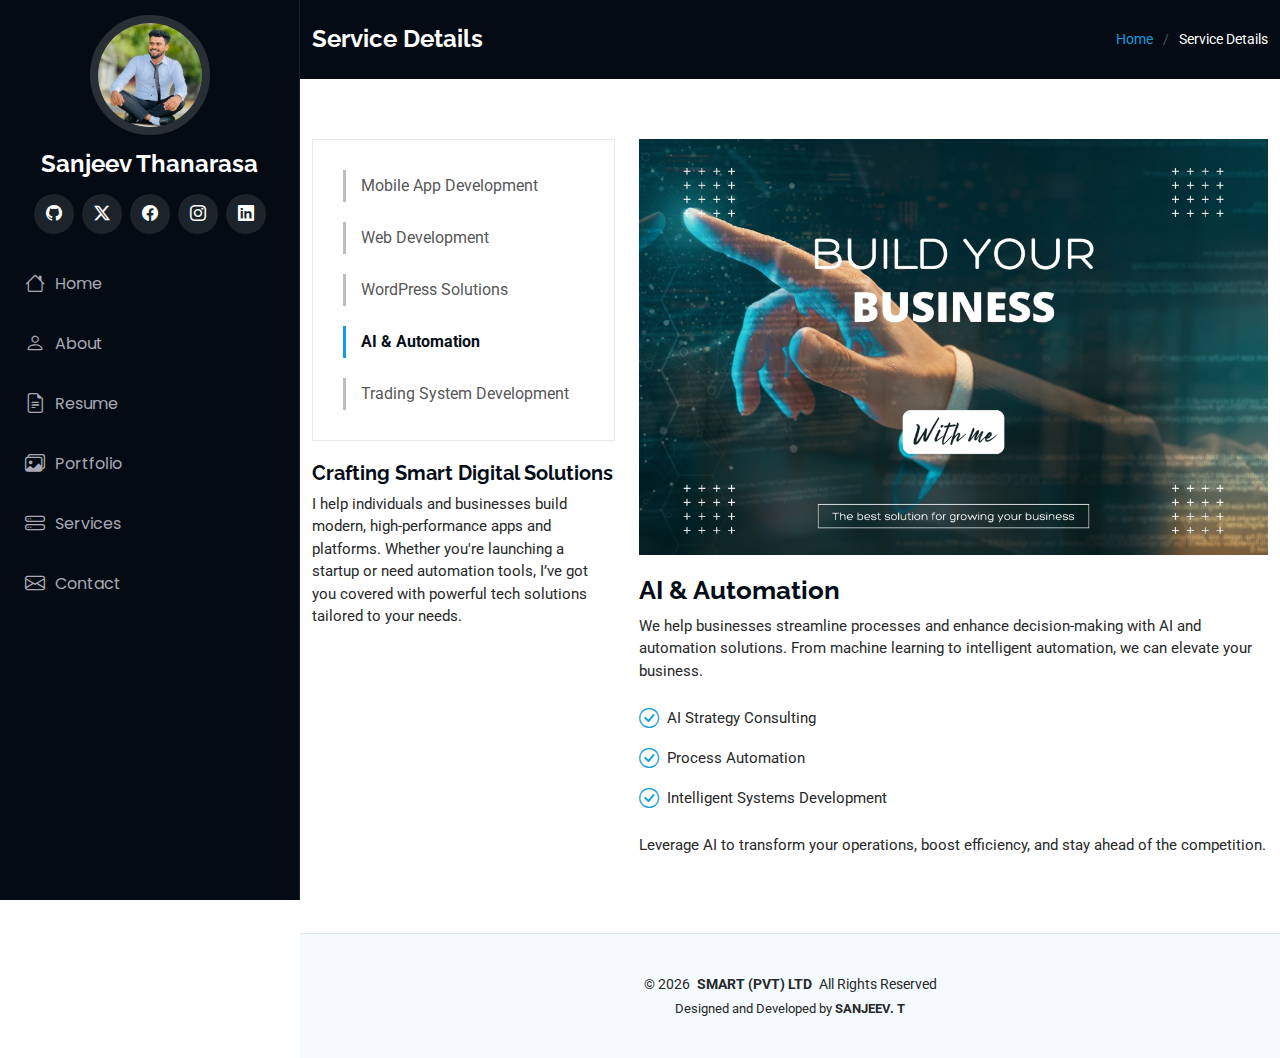
<file: AI-service-details.html>
<!DOCTYPE html>
<html lang="en">
  <head>
    <meta charset="utf-8" />
    <meta content="width=device-width, initial-scale=1.0" name="viewport" />
    <title>Service Details - Sanjeev's Portfolio Website</title>
    <meta content="" name="description" />
    <meta content="" name="keywords" />

    <!-- Favicons -->
    <link href="assets/img/favicon.png" rel="icon" />
    <link href="assets/img/apple-touch-icon.png" rel="apple-touch-icon" />

    <!-- Fonts -->
    <link href="https://fonts.googleapis.com" rel="preconnect" />
    <link href="https://fonts.gstatic.com" rel="preconnect" crossorigin />
    <link
      href="https://fonts.googleapis.com/css2?family=Roboto:ital,wght@0,100;0,300;0,400;0,500;0,700;0,900;1,100;1,300;1,400;1,500;1,700;1,900&family=Poppins:ital,wght@0,100;0,200;0,300;0,400;0,500;0,600;0,700;0,800;0,900;1,100;1,200;1,300;1,400;1,500;1,600;1,700;1,800;1,900&family=Raleway:ital,wght@0,100;0,200;0,300;0,400;0,500;0,600;0,700;0,800;0,900;1,100;1,200;1,300;1,400;1,500;1,600;1,700;1,800;1,900&display=swap"
      rel="stylesheet"
    />

    <!-- Vendor CSS Files -->
    <link
      href="assets/vendor/bootstrap/css/bootstrap.min.css"
      rel="stylesheet"
    />
    <link
      href="assets/vendor/bootstrap-icons/bootstrap-icons.css"
      rel="stylesheet"
    />
    <link href="assets/vendor/aos/aos.css" rel="stylesheet" />
    <link
      href="assets/vendor/glightbox/css/glightbox.min.css"
      rel="stylesheet"
    />
    <link href="assets/vendor/swiper/swiper-bundle.min.css" rel="stylesheet" />

    <!-- Main CSS File -->
    <link href="assets/css/main.css" rel="stylesheet" />
  </head>

  <body class="service-details-page">
    <header id="header" class="header dark-background d-flex flex-column">
      <i class="header-toggle d-xl-none bi bi-list"></i>

      <div class="profile-img">
        <img
          src="assets/img/my-profile.png"
          alt=""
          class="img-fluid rounded-circle"
        />
      </div>

      <a
        href="index.html"
        class="logo d-flex align-items-center justify-content-center"
      >
        <h1 class="sitename">Sanjeev Thanarasa</h1>
      </a>

      <div class="social-links text-center">
        <a href="https://github.com/sanjeev-thanarasa"class="github" target="_blank"> <i class="bi bi-github"></i></a>
        <a href="https://x.com/sanjeev_1968?s=11" class="twitter" target="_blank"> <i class="bi bi-twitter-x"></i></a>
        <a href="https://www.facebook.com/share/16R1j7Zc5a/?mibextid=wwXIfr" class="facebook" target="_blank"><i class="bi bi-facebook"></i></a>
        <a href="https://www.instagram.com/sanji_meenu?igsh=eHh5NjNlbjd1MmQx&utm_source=qr" class="instagram" target="_blank"><i class="bi bi-instagram"></i></a>       
        <a href="https://www.linkedin.com/in/sanjeev-thanarasa-5624a21aa?utm_source=share&utm_campaign=share_via&utm_content=profile&utm_medium=ios_app" class="linkedin" target="_blank"><i class="bi bi-linkedin"></i></a>
      </div>

      <nav id="navmenu" class="navmenu">
        <ul>
          <li>
            <a href="index.html#hero""
              ><i class="bi bi-house navicon"></i>Home</a
            >
          </li>
          <li>
            <a href="index.html#about"><i class="bi bi-person navicon"></i> About</a>
          </li>
          <li>
            <a href="index.html#resume"
              ><i class="bi bi-file-earmark-text navicon"></i> Resume</a
            >
          </li>
          <li>
            <a href="index.html#portfolio"
              ><i class="bi bi-images navicon"></i> Portfolio</a
            >
          </li>
          <li>
            <a href="index.html#services"
              ><i class="bi bi-hdd-stack navicon"></i> Services</a
            >
          </li>

          <li>
            <a href="index.html#contact"
              ><i class="bi bi-envelope navicon"></i> Contact</a
            >
          </li>
        </ul>
      </nav>

    </header>

    <main class="main">
      <!-- Page Title -->
      <div class="page-title dark-background">
        <div
          class="container d-lg-flex justify-content-between align-items-center"
        >
          <h1 class="mb-2 mb-lg-0">Service Details</h1>
          <nav class="breadcrumbs">
            <ol>
              <li><a href="index.html">Home</a></li>
              <li class="current">Service Details</li>
            </ol>
          </nav>
        </div>
      </div>
      <!-- End Page Title -->

      <!-- Service Details Section -->
      <section id="service-details" class="service-details section">
        <div class="container">
          <div class="row gy-4">
            <div class="col-lg-4" data-aos="fade-up" data-aos-delay="100">
              <div class="services-list">
                <a href="service-details.html">Mobile App Development</a>
                <a href="WEB-service-details.html" >Web Development</a>
                <a href="Wordpress-service-details.html">WordPress Solutions</a>
                <a href="#"class="active">AI & Automation</a>
                <a href="Trading-service-details.html">Trading System Development</a>
              </div>
              <h4>Crafting Smart Digital Solutions</h4>
              <p>
                I help individuals and businesses build modern, high-performance
                apps and platforms. Whether you're launching a startup or need
                automation tools, I’ve got you covered with powerful tech
                solutions tailored to your needs.
              </p>
            </div>

            <div class="col-lg-8" data-aos="fade-up" data-aos-delay="200">
              <img
                src="assets/img/services.jpg"
                alt="Service Image"
                class="img-fluid services-img"
              />
              <h3>AI & Automation</h3>
              <p>
                We help businesses streamline processes and enhance decision-making with AI and automation solutions. From machine learning to intelligent automation, we can elevate your business.
              </p>
              <ul>
                <li><i class="bi bi-check-circle"></i> AI Strategy Consulting</li>
                <li><i class="bi bi-check-circle"></i> Process Automation</li>
                <li><i class="bi bi-check-circle"></i> Intelligent Systems Development</li>
              </ul>
              <p>
                Leverage AI to transform your operations, boost efficiency, and stay ahead of the competition.
              </p>
            </div>
          </div>
        </div>
      </section>

      <!-- ---------------------------------- -->

      <!-- /Service Details Section -->
    </main>

    <footer id="footer" class="footer position-relative light-background">
      <div class="container">
        <div class="copyright text-center">
          <p>
            © <span id="currentYear"></span>
            <strong class="px-1 sitename">SMART (PVT) LTD</strong>
            <span>All Rights Reserved</span>
          </p>
        </div>
        <div class="credits">
          Designed and Developed by <strong>SANJEEV. T</strong>
        </div>
      </div>
    </footer>

    <script>
      // Update copyright year
      document.getElementById("currentYear").textContent =
        new Date().getFullYear();
    </script>

    <!-- Scroll Top -->
    <a
      href="#"
      id="scroll-top"
      class="scroll-top d-flex align-items-center justify-content-center"
      ><i class="bi bi-arrow-up-short"></i
    ></a>

    <!-- Preloader -->
    <div id="preloader"></div>

    <!-- Vendor JS Files -->
    <script src="assets/vendor/bootstrap/js/bootstrap.bundle.min.js"></script>
    <script src="assets/vendor/php-email-form/validate.js"></script>
    <script src="assets/vendor/aos/aos.js"></script>
    <script src="assets/vendor/typed.js/typed.umd.js"></script>
    <script src="assets/vendor/purecounter/purecounter_vanilla.js"></script>
    <script src="assets/vendor/waypoints/noframework.waypoints.js"></script>
    <script src="assets/vendor/glightbox/js/glightbox.min.js"></script>
    <script src="assets/vendor/imagesloaded/imagesloaded.pkgd.min.js"></script>
    <script src="assets/vendor/isotope-layout/isotope.pkgd.min.js"></script>
    <script src="assets/vendor/swiper/swiper-bundle.min.js"></script>

    <!-- Main JS File -->
    <script src="assets/js/main.js"></script>
  </body>
</html>
</file>
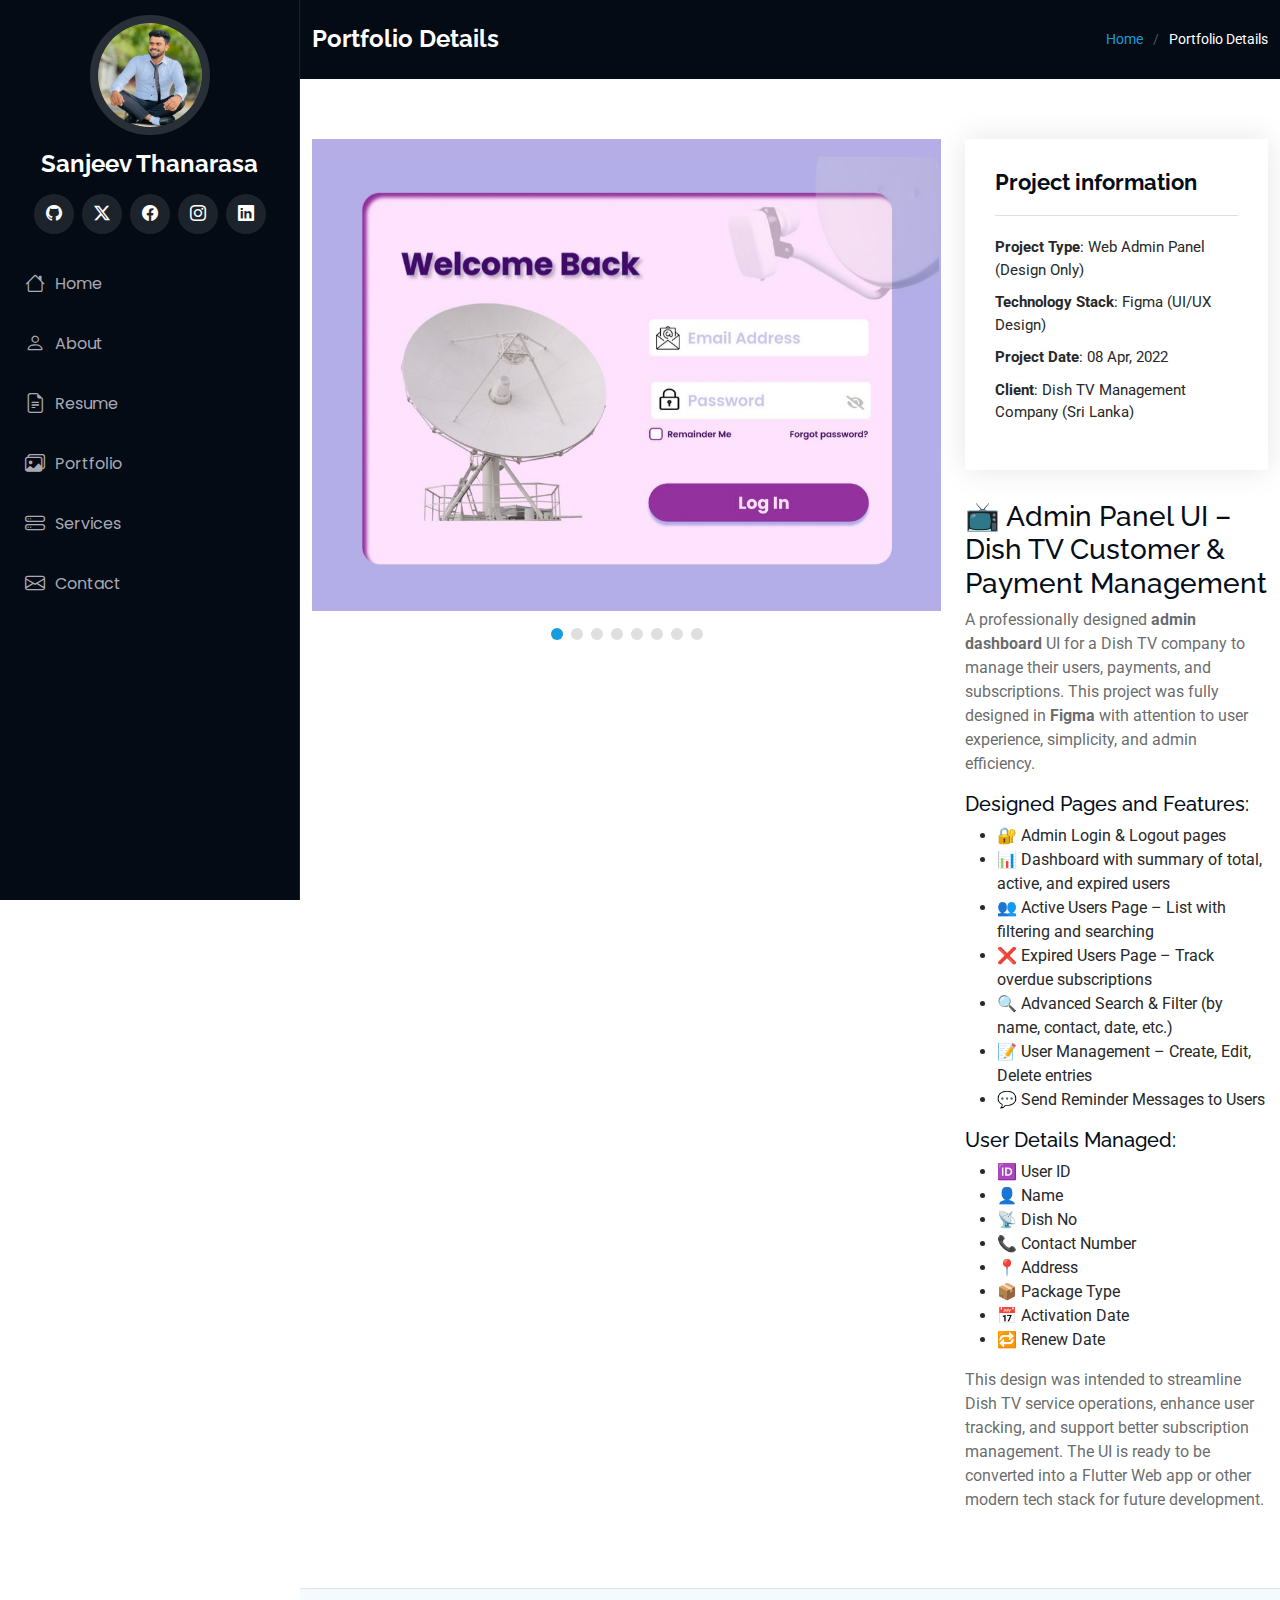
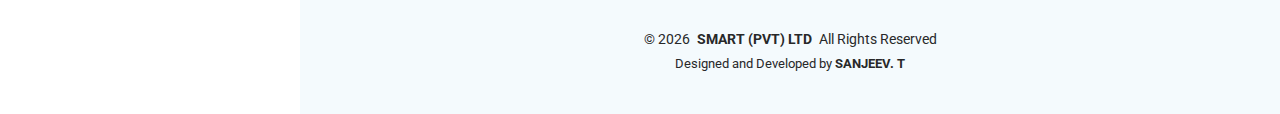
<file: dishTV-details.html>
<!DOCTYPE html>
<html lang="en">
  <head>
    <meta charset="utf-8" />
    <meta content="width=device-width, initial-scale=1.0" name="viewport" />
    <title>Portfolio Details - Sanjeev's Portfolio Website</title>
    <meta
      content="Portfolio project - CGPA Calculator by Sanjeev Thanarasa"
      name="description"
    />
    <meta
      content="Sanjeev Thanarasa, CGPA App, Flutter App, Developer Portfolio"
      name="keywords"
    />

    <!-- Favicons -->
    <link href="assets/img/favicon.png" rel="icon" />
    <link href="assets/img/apple-touch-icon.png" rel="apple-touch-icon" />

    <!-- Fonts -->
    <link href="https://fonts.googleapis.com" rel="preconnect" />
    <link href="https://fonts.gstatic.com" rel="preconnect" crossorigin />
    <link
      href="https://fonts.googleapis.com/css2?family=Roboto:ital,wght@0,100;0,300;0,400;0,500;0,700;0,900;1,100;1,300;1,400;1,500;1,700;1,900&family=Poppins:ital,wght@0,100;0,200;0,300;0,400;0,500;0,600;0,700;0,800;0,900;1,100;1,200;1,300;1,400;1,500;1,600;1,700;1,800;1,900&family=Raleway:ital,wght@0,100;0,200;0,300;0,400;0,500;0,600;0,700;0,800;0,900;1,100;1,200;1,300;1,400;1,500;1,600;1,700;1,800;1,900&display=swap"
      rel="stylesheet"
    />

    <!-- Vendor CSS Files -->
    <link
      href="assets/vendor/bootstrap/css/bootstrap.min.css"
      rel="stylesheet"
    />
    <link
      href="assets/vendor/bootstrap-icons/bootstrap-icons.css"
      rel="stylesheet"
    />
    <link href="assets/vendor/aos/aos.css" rel="stylesheet" />
    <link
      href="assets/vendor/glightbox/css/glightbox.min.css"
      rel="stylesheet"
    />
    <link href="assets/vendor/swiper/swiper-bundle.min.css" rel="stylesheet" />

    <!-- Main CSS File -->
    <link href="assets/css/main.css" rel="stylesheet" />
  </head>

  <body class="portfolio-details-page">
    <header id="header" class="header dark-background d-flex flex-column">
      <i class="header-toggle d-xl-none bi bi-list"></i>
      <i class="header-toggle d-xl-none bi bi-list" id="navToggle"></i>

      <div class="profile-img">
        <img
          src="assets/img/my-profile.png"
          alt=""
          class="img-fluid rounded-circle"
        />
      </div>

      <a
        href="index.html"
        class="logo d-flex align-items-center justify-content-center"
      >
        <h1 class="sitename">Sanjeev Thanarasa</h1>
      </a>

      <div class="social-links text-center">
        <a href="https://github.com/sanjeev-thanarasa"class="github" target="_blank"> <i class="bi bi-github"></i></a>
        <a href="https://x.com/sanjeev_1968?s=11" class="twitter" target="_blank"> <i class="bi bi-twitter-x"></i></a>
        <a href="https://www.facebook.com/share/16R1j7Zc5a/?mibextid=wwXIfr" class="facebook" target="_blank"><i class="bi bi-facebook"></i></a>
        <a href="https://www.instagram.com/sanji_meenu?igsh=eHh5NjNlbjd1MmQx&utm_source=qr" class="instagram" target="_blank"><i class="bi bi-instagram"></i></a>       
        <a href="https://www.linkedin.com/in/sanjeev-thanarasa-5624a21aa?utm_source=share&utm_campaign=share_via&utm_content=profile&utm_medium=ios_app" class="linkedin" target="_blank"><i class="bi bi-linkedin"></i></a>
      </div>

      <nav id="navmenu" class="navmenu">
        <ul>
          <li>
            <a href="index.html#hero""
              ><i class="bi bi-house navicon"></i>Home</a
            >
          </li>
          <li>
            <a href="index.html#about"><i class="bi bi-person navicon"></i> About</a>
          </li>
          <li>
            <a href="index.html#resume"
              ><i class="bi bi-file-earmark-text navicon"></i> Resume</a
            >
          </li>
          <li>
            <a href="index.html#portfolio"
              ><i class="bi bi-images navicon"></i> Portfolio</a
            >
          </li>
          <li>
            <a href="index.html#services"
              ><i class="bi bi-hdd-stack navicon"></i> Services</a
            >
          </li>

          <li>
            <a href="index.html#contact"
              ><i class="bi bi-envelope navicon"></i> Contact</a
            >
          </li>
        </ul>
      </nav>
    </header>

    <main class="main">
      <!-- Page Title -->
      <div class="page-title dark-background">
        <div
          class="container d-lg-flex justify-content-between align-items-center"
        >
          <h1 class="mb-2 mb-lg-0">Portfolio Details</h1>
          <nav class="breadcrumbs">
            <ol>
              <li><a href="index.html">Home</a></li>
              <li class="current">Portfolio Details</li>
            </ol>
          </nav>
        </div>
      </div>
      <!-- End Page Title -->

      <!-- Portfolio Details Section -->
      <section id="portfolio-details" class="portfolio-details section">
        <div class="container" data-aos="fade-up" data-aos-delay="100">
          <div class="row gy-4">
            <div class="col-lg-8">
              <div class="portfolio-details-slider swiper init-swiper">
                <script type="application/json" class="swiper-config">
                  {
                    "loop": true,
                    "speed": 600,
                    "autoplay": {
                      "delay": 5000
                    },
                    "slidesPerView": "auto",
                    "pagination": {
                      "el": ".swiper-pagination",
                      "type": "bullets",
                      "clickable": true
                    }
                  }
                </script>

                <div class="swiper-wrapper align-items-center">
                  <div class="swiper-slide">
                    <img
                      src="assets/img/portfolio/dishTV/4.jpg"
                      alt=""
                    />
                  </div>

                  <div class="swiper-slide">
                    <img
                      src="assets/img/portfolio/dishTV/5.jpg"
                      alt=""
                    />
                  </div>

                  <div class="swiper-slide">
                    <img
                      src="assets/img/portfolio/dishTV/6.jpg"
                      alt=""
                    />
                  </div>

                  <div class="swiper-slide">
                    <img
                      src="assets/img/portfolio/dishTV/7.jpg"
                      alt=""
                    />
                  </div>

                  <div class="swiper-slide">
                    <img
                      src="assets/img/portfolio/dishTV/8.jpg"
                      alt=""
                    />
                  </div>

                  <div class="swiper-slide">
                    <img
                      src="assets/img/portfolio/dishTV/9.jpg"
                      alt=""
                    />
                  </div>

                  <div class="swiper-slide">
                    <img
                      src="assets/img/portfolio/dishTV/10.jpg"
                      alt=""
                    />
                  </div>

                  <div class="swiper-slide">
                    <img
                      src="assets/img/portfolio/dishTV/11.jpg"
                      alt=""
                    />
                  </div>
                </div>
                <div class="swiper-pagination"></div>
              </div>
            </div>

            <div class="col-lg-4">
              <div
                class="portfolio-info"
                data-aos="fade-up"
                data-aos-delay="200"
              >
                <h3>Project information</h3>
                <ul>
                  <li><strong>Project Type</strong>: Web Admin Panel (Design Only)</li>
                  <li><strong>Technology Stack</strong>: Figma (UI/UX Design)</li>
                  <li><strong>Project Date</strong>: 08 Apr, 2022</li>
                  <li><strong>Client</strong>: Dish TV Management Company (Sri Lanka)</li>
                </ul>
              </div>
              <div
                class="portfolio-description"
                data-aos="fade-up"
                data-aos-delay="300"
              >
                <h3>📺 Admin Panel UI – Dish TV Customer & Payment Management</h3>
                <div class="admin-panel-description">
                  
                  <p>
                    A professionally designed <strong>admin dashboard</strong> UI for a Dish TV company to manage their users, payments, and subscriptions. This project was fully designed in <strong>Figma</strong> with attention to user experience, simplicity, and admin efficiency.
                  </p>
            
                  <h5>Designed Pages and Features:</h5>
                  <ul>
                    <li>🔐 Admin Login & Logout pages</li>
                    <li>📊 Dashboard with summary of total, active, and expired users</li>
                    <li>👥 Active Users Page – List with filtering and searching</li>
                    <li>❌ Expired Users Page – Track overdue subscriptions</li>
                    <li>🔍 Advanced Search & Filter (by name, contact, date, etc.)</li>
                    <li>📝 User Management – Create, Edit, Delete entries</li>
                    <li>💬 Send Reminder Messages to Users</li>
                  </ul>
            
                  <h5>User Details Managed:</h5>
                  <ul>
                    <li>🆔 User ID</li>
                    <li>👤 Name</li>
                    <li>📡 Dish No</li>
                    <li>📞 Contact Number</li>
                    <li>📍 Address</li>
                    <li>📦 Package Type</li>
                    <li>📅 Activation Date</li>
                    <li>🔁 Renew Date</li>
                  </ul>
            
                  <p>
                    This design was intended to streamline Dish TV service operations, enhance user tracking, and support better subscription management. The UI is ready to be converted into a Flutter Web app or other modern tech stack for future development.
                  </p>
                </div>
              </div>
            </div>
            
            
          </div>
        </div>
      </section>
      <!-- /Portfolio Details Section -->
    </main>

    <footer id="footer" class="footer position-relative light-background">
      <div class="container">
        <div class="copyright text-center">
          <p>
            © <span id="currentYear"></span>
            <strong class="px-1 sitename">SMART (PVT) LTD</strong>
            <span>All Rights Reserved</span>
          </p>
        </div>
        <div class="credits">
          Designed and Developed by <strong>SANJEEV. T</strong>
        </div>
      </div>
    </footer>

    <script>
      // Update copyright year
      document.getElementById("currentYear").textContent =
        new Date().getFullYear();
    </script>

    <!-- Scroll Top -->
    <a
      href="#"
      id="scroll-top"
      class="scroll-top d-flex align-items-center justify-content-center"
      ><i class="bi bi-arrow-up-short"></i
    ></a>

    <!-- Preloader -->
    <div id="preloader"></div>

    <!-- Vendor JS Files -->
    <script src="assets/vendor/bootstrap/js/bootstrap.bundle.min.js"></script>
    <script src="assets/vendor/php-email-form/validate.js"></script>
    <script src="assets/vendor/aos/aos.js"></script>
    <script src="assets/vendor/typed.js/typed.umd.js"></script>
    <script src="assets/vendor/purecounter/purecounter_vanilla.js"></script>
    <script src="assets/vendor/waypoints/noframework.waypoints.js"></script>
    <script src="assets/vendor/glightbox/js/glightbox.min.js"></script>
    <script src="assets/vendor/imagesloaded/imagesloaded.pkgd.min.js"></script>
    <script src="assets/vendor/isotope-layout/isotope.pkgd.min.js"></script>
    <script src="assets/vendor/swiper/swiper-bundle.min.js"></script>

    <!-- Main JS File -->
    <script src="assets/js/main.js"></script>
  </body>
</html>
</file>
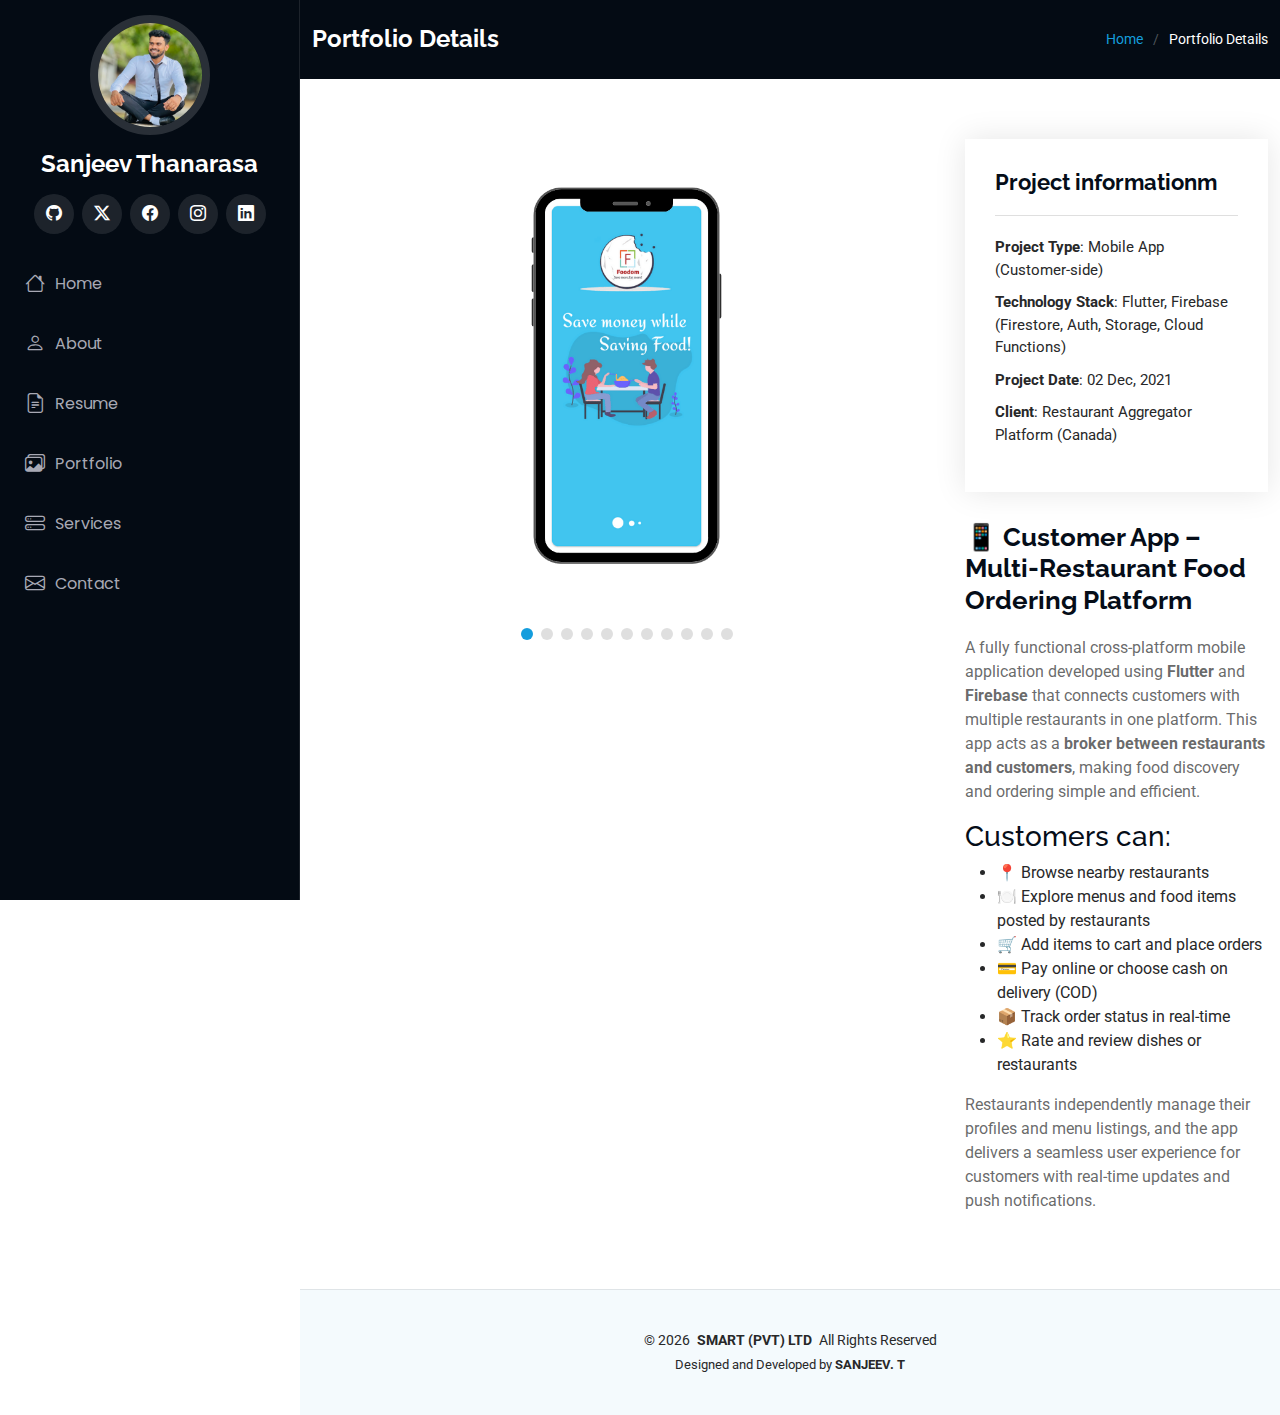
<file: foodomCustomer-details.html>
<!DOCTYPE html>
<html lang="en">
  <head>
    <meta charset="utf-8" />
    <meta content="width=device-width, initial-scale=1.0" name="viewport" />
    <title>Portfolio Details - Sanjeev Thanarasa</title>
    <meta
      content="Portfolio project - CGPA Calculator by Sanjeev Thanarasa"
      name="description"
    />
    <meta
      content="Sanjeev Thanarasa, CGPA App, Flutter App, Developer Portfolio"
      name="keywords"
    />

    <!-- Favicons -->
    <link href="assets/img/favicon.png" rel="icon" />
    <link href="assets/img/apple-touch-icon.png" rel="apple-touch-icon" />

    <!-- Fonts -->
    <link href="https://fonts.googleapis.com" rel="preconnect" />
    <link href="https://fonts.gstatic.com" rel="preconnect" crossorigin />
    <link
      href="https://fonts.googleapis.com/css2?family=Roboto:ital,wght@0,100;0,300;0,400;0,500;0,700;0,900;1,100;1,300;1,400;1,500;1,700;1,900&family=Poppins:ital,wght@0,100;0,200;0,300;0,400;0,500;0,600;0,700;0,800;0,900;1,100;1,200;1,300;1,400;1,500;1,600;1,700;1,800;1,900&family=Raleway:ital,wght@0,100;0,200;0,300;0,400;0,500;0,600;0,700;0,800;0,900;1,100;1,200;1,300;1,400;1,500;1,600;1,700;1,800;1,900&display=swap"
      rel="stylesheet"
    />

    <!-- Vendor CSS Files -->
    <link
      href="assets/vendor/bootstrap/css/bootstrap.min.css"
      rel="stylesheet"
    />
    <link
      href="assets/vendor/bootstrap-icons/bootstrap-icons.css"
      rel="stylesheet"
    />
    <link href="assets/vendor/aos/aos.css" rel="stylesheet" />
    <link
      href="assets/vendor/glightbox/css/glightbox.min.css"
      rel="stylesheet"
    />
    <link href="assets/vendor/swiper/swiper-bundle.min.css" rel="stylesheet" />

    <!-- Main CSS File -->
    <link href="assets/css/main.css" rel="stylesheet" />
  </head>

  <body class="portfolio-details-page">
    <header id="header" class="header dark-background d-flex flex-column">
      <i class="header-toggle d-xl-none bi bi-list"></i>
      <i class="header-toggle d-xl-none bi bi-list" id="navToggle"></i>

      <div class="profile-img">
        <img
          src="assets/img/my-profile.png"
          alt=""
          class="img-fluid rounded-circle"
        />
      </div>

      <a
        href="index.html"
        class="logo d-flex align-items-center justify-content-center"
      >
        <h1 class="sitename">Sanjeev Thanarasa</h1>
      </a>

      <div class="social-links text-center">
        <a href="https://github.com/sanjeev-thanarasa"class="github" target="_blank"> <i class="bi bi-github"></i></a>
        <a href="https://x.com/sanjeev_1968?s=11" class="twitter" target="_blank"> <i class="bi bi-twitter-x"></i></a>
        <a href="https://www.facebook.com/share/16R1j7Zc5a/?mibextid=wwXIfr" class="facebook" target="_blank"><i class="bi bi-facebook"></i></a>
        <a href="https://www.instagram.com/sanji_meenu?igsh=eHh5NjNlbjd1MmQx&utm_source=qr" class="instagram" target="_blank"><i class="bi bi-instagram"></i></a>       
        <a href="https://www.linkedin.com/in/sanjeev-thanarasa-5624a21aa?utm_source=share&utm_campaign=share_via&utm_content=profile&utm_medium=ios_app" class="linkedin" target="_blank"><i class="bi bi-linkedin"></i></a>
      </div>

      <nav id="navmenu" class="navmenu">
        <ul>
          <li>
            <a href="index.html#hero""
              ><i class="bi bi-house navicon"></i>Home</a
            >
          </li>
          <li>
            <a href="index.html#about"><i class="bi bi-person navicon"></i> About</a>
          </li>
          <li>
            <a href="index.html#resume"
              ><i class="bi bi-file-earmark-text navicon"></i> Resume</a
            >
          </li>
          <li>
            <a href="index.html#portfolio"
              ><i class="bi bi-images navicon"></i> Portfolio</a
            >
          </li>
          <li>
            <a href="index.html#services"
              ><i class="bi bi-hdd-stack navicon"></i> Services</a
            >
          </li>

          <li>
            <a href="index.html#contact"
              ><i class="bi bi-envelope navicon"></i> Contact</a
            >
          </li>
        </ul>
      </nav>
    </header>

    <main class="main">
      <!-- Page Title -->
      <div class="page-title dark-background">
        <div
          class="container d-lg-flex justify-content-between align-items-center"
        >
          <h1 class="mb-2 mb-lg-0">Portfolio Details</h1>
          <nav class="breadcrumbs">
            <ol>
              <li><a href="index.html">Home</a></li>
              <li class="current">Portfolio Details</li>
            </ol>
          </nav>
        </div>
      </div>
      <!-- End Page Title -->

      <!-- Portfolio Details Section -->
      <section id="portfolio-details" class="portfolio-details section">
        <div class="container" data-aos="fade-up" data-aos-delay="100">
          <div class="row gy-4">
            <div class="col-lg-8">
              <div class="portfolio-details-slider swiper init-swiper">
                <script type="application/json" class="swiper-config">
                  {
                    "loop": true,
                    "speed": 600,
                    "autoplay": {
                      "delay": 5000
                    },
                    "slidesPerView": "auto",
                    "pagination": {
                      "el": ".swiper-pagination",
                      "type": "bullets",
                      "clickable": true
                    }
                  }
                </script>

                <div class="swiper-wrapper align-items-center">
                  <div class="swiper-slide">
                    <img
                      src="assets/img/portfolio/foodom/customer/4.png"
                      alt=""
                    />
                  </div>

                  <div class="swiper-slide">
                    <img
                      src="assets/img/portfolio/foodom/customer/5.png"
                      alt=""
                    />
                  </div>

                  <div class="swiper-slide">
                    <img
                      src="assets/img/portfolio/foodom/customer/6.png"
                      alt=""
                    />
                  </div>

                  <div class="swiper-slide">
                    <img
                      src="assets/img/portfolio/foodom/customer/7.png"
                      alt=""
                    />
                  </div>

                  <div class="swiper-slide">
                    <img
                      src="assets/img/portfolio/foodom/customer/8.png"
                      alt=""
                    />
                  </div>

                  <div class="swiper-slide">
                    <img
                      src="assets/img/portfolio/foodom/customer/9.png"
                      alt=""
                    />
                  </div>

                  <div class="swiper-slide">
                    <img
                      src="assets/img/portfolio/foodom/customer/10.png"
                      alt=""
                    />
                  </div>

                  <div class="swiper-slide">
                    <img
                      src="assets/img/portfolio/foodom/customer/11.png"
                      alt=""
                    />
                  </div>

                  <div class="swiper-slide">
                    <img
                      src="assets/img/portfolio/foodom/customer/12.png"
                      alt=""
                    />
                  </div>

                  <div class="swiper-slide">
                    <img
                      src="assets/img/portfolio/foodom/customer/13.png"
                      alt=""
                    />
                  </div>

                  <div class="swiper-slide">
                    <img
                      src="assets/img/portfolio/foodom/customer/14.png"
                      alt=""
                    />
                  </div>
                </div>
                <div class="swiper-pagination"></div>
              </div>
            </div>

            <div class="col-lg-4">
              <div
                class="portfolio-info"
                data-aos="fade-up"
                data-aos-delay="200"
              >
                <h3>Project informationm</h3>
                <ul>
                  <li><strong>Project Type</strong>: Mobile App (Customer-side)</li>
                  <li><strong>Technology Stack</strong>: Flutter, Firebase (Firestore, Auth, Storage, Cloud Functions)</li>
                  <li><strong>Project Date</strong>: 02 Dec, 2021</li>
                  <li><strong>Client</strong>: Restaurant Aggregator Platform (Canada)</li>
                  <!-- <li>
                    <strong>Project URL</strong>:
                    <a
                      href="https://github.com/sanjeev-thanarasa/CGPA-APP"
                      target="_blank"
                    >
                      CGPA Calculator GitHub
                    </a>
                  </li> -->
                </ul>
              </div>
              <div
                class="portfolio-description"
                data-aos="fade-up"
                data-aos-delay="300"
              >
              <h2>📱 Customer App – Multi-Restaurant Food Ordering Platform</h2>
                <div class="customer-app-description">
                  
                  <p>
                    A fully functional cross-platform mobile application developed using <strong>Flutter</strong> and <strong>Firebase</strong> that connects customers with multiple restaurants in one platform. This app acts as a <strong>broker between restaurants and customers</strong>, making food discovery and ordering simple and efficient.
                  </p>
                  
                  <h3>Customers can:</h3>
                  <ul>
                    <li>📍 Browse nearby restaurants</li>
                    <li>🍽️ Explore menus and food items posted by restaurants</li>
                    <li>🛒 Add items to cart and place orders</li>
                    <li>💳 Pay online or choose cash on delivery (COD)</li>
                    <li>📦 Track order status in real-time</li>
                    <li>⭐ Rate and review dishes or restaurants</li>
                  </ul>
                
                  <p>
                    Restaurants independently manage their profiles and menu listings, and the app delivers a seamless user experience for customers with real-time updates and push notifications.
                  </p>
                </div>
                
              </div>
            </div>
          </div>
        </div>
      </section>
      <!-- /Portfolio Details Section -->
    </main>

    <footer id="footer" class="footer position-relative light-background">
      <div class="container">
        <div class="copyright text-center">
          <p>
            © <span id="currentYear"></span>
            <strong class="px-1 sitename">SMART (PVT) LTD</strong>
            <span>All Rights Reserved</span>
          </p>
        </div>
        <div class="credits">
          Designed and Developed by <strong>SANJEEV. T</strong>
        </div>
      </div>
    </footer>

    <script>
      // Update copyright year
      document.getElementById("currentYear").textContent =
        new Date().getFullYear();
    </script>

    <!-- Scroll Top -->
    <a
      href="#"
      id="scroll-top"
      class="scroll-top d-flex align-items-center justify-content-center"
      ><i class="bi bi-arrow-up-short"></i
    ></a>

    <!-- Preloader -->
    <div id="preloader"></div>

    <!-- Vendor JS Files -->
    <script src="assets/vendor/bootstrap/js/bootstrap.bundle.min.js"></script>
    <script src="assets/vendor/php-email-form/validate.js"></script>
    <script src="assets/vendor/aos/aos.js"></script>
    <script src="assets/vendor/typed.js/typed.umd.js"></script>
    <script src="assets/vendor/purecounter/purecounter_vanilla.js"></script>
    <script src="assets/vendor/waypoints/noframework.waypoints.js"></script>
    <script src="assets/vendor/glightbox/js/glightbox.min.js"></script>
    <script src="assets/vendor/imagesloaded/imagesloaded.pkgd.min.js"></script>
    <script src="assets/vendor/isotope-layout/isotope.pkgd.min.js"></script>
    <script src="assets/vendor/swiper/swiper-bundle.min.js"></script>

    <!-- Main JS File -->
    <script src="assets/js/main.js"></script>
  </body>
</html>
</file>
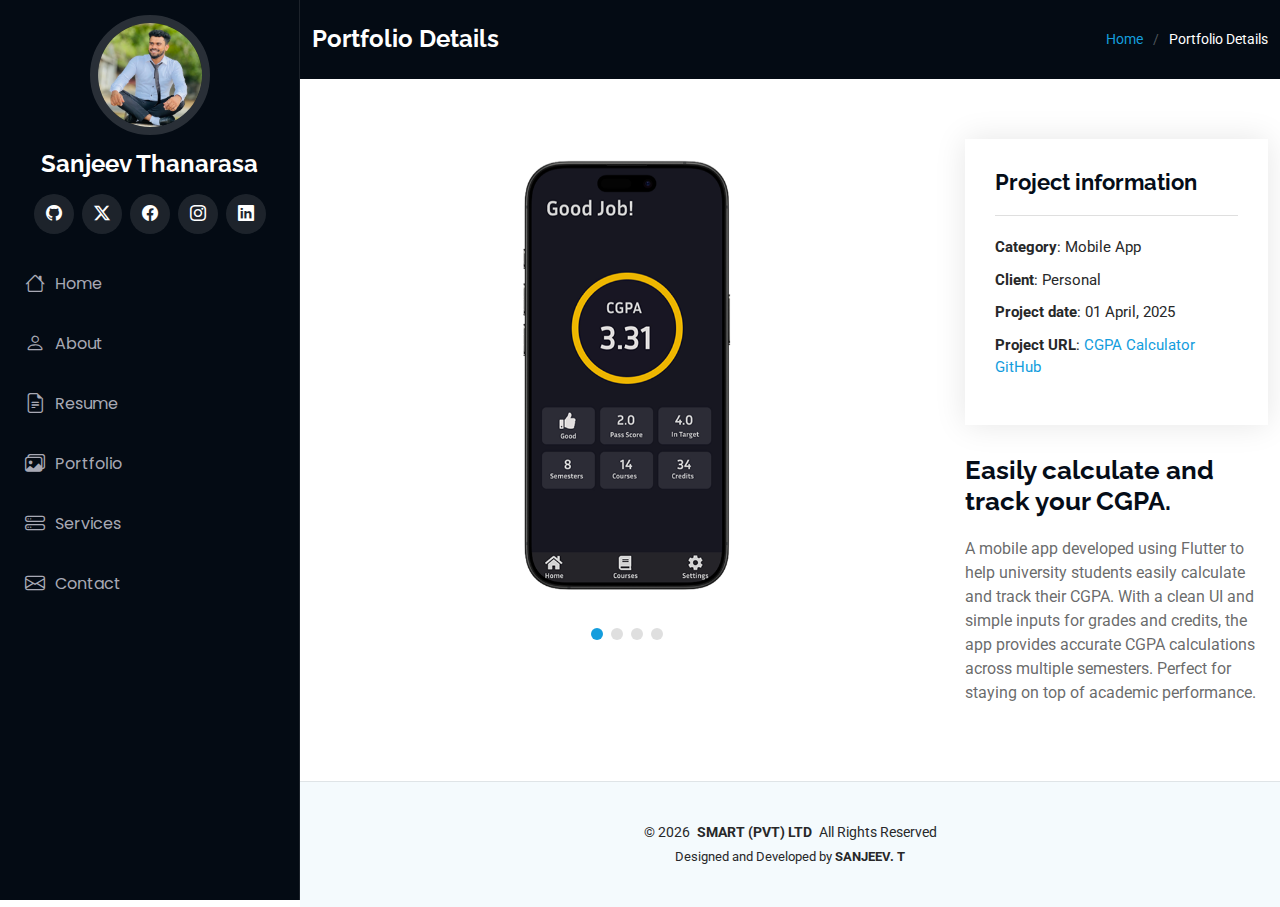
<file: gpaApp-details.html>
<!DOCTYPE html>
<html lang="en">
  <head>
    <meta charset="utf-8" />
    <meta content="width=device-width, initial-scale=1.0" name="viewport" />
    <title>Portfolio Details - Sanjeev Thanarasa</title>
    <meta
      content="Portfolio project - CGPA Calculator by Sanjeev Thanarasa"
      name="description"
    />
    <meta
      content="Sanjeev Thanarasa, CGPA App, Flutter App, Developer Portfolio"
      name="keywords"
    />

    <!-- Favicons -->
    <link href="assets/img/favicon.png" rel="icon" />
    <link href="assets/img/apple-touch-icon.png" rel="apple-touch-icon" />

    <!-- Fonts -->
    <link href="https://fonts.googleapis.com" rel="preconnect" />
    <link href="https://fonts.gstatic.com" rel="preconnect" crossorigin />
    <link
      href="https://fonts.googleapis.com/css2?family=Roboto:ital,wght@0,100;0,300;0,400;0,500;0,700;0,900;1,100;1,300;1,400;1,500;1,700;1,900&family=Poppins:ital,wght@0,100;0,200;0,300;0,400;0,500;0,600;0,700;0,800;0,900;1,100;1,200;1,300;1,400;1,500;1,600;1,700;1,800;1,900&family=Raleway:ital,wght@0,100;0,200;0,300;0,400;0,500;0,600;0,700;0,800;0,900;1,100;1,200;1,300;1,400;1,500;1,600;1,700;1,800;1,900&display=swap"
      rel="stylesheet"
    />

    <!-- Vendor CSS Files -->
    <link
      href="assets/vendor/bootstrap/css/bootstrap.min.css"
      rel="stylesheet"
    />
    <link
      href="assets/vendor/bootstrap-icons/bootstrap-icons.css"
      rel="stylesheet"
    />
    <link href="assets/vendor/aos/aos.css" rel="stylesheet" />
    <link
      href="assets/vendor/glightbox/css/glightbox.min.css"
      rel="stylesheet"
    />
    <link href="assets/vendor/swiper/swiper-bundle.min.css" rel="stylesheet" />

    <!-- Main CSS File -->
    <link href="assets/css/main.css" rel="stylesheet" />
  </head>

  <body class="portfolio-details-page">
    <header id="header" class="header dark-background d-flex flex-column">
      <i class="header-toggle d-xl-none bi bi-list"></i>
      <i class="header-toggle d-xl-none bi bi-list" id="navToggle"></i>

      <div class="profile-img">
        <img
          src="assets/img/my-profile.png"
          alt=""
          class="img-fluid rounded-circle"
        />
      </div>

      <a
        href="index.html"
        class="logo d-flex align-items-center justify-content-center"
      >
        <h1 class="sitename">Sanjeev Thanarasa</h1>
      </a>

      <div class="social-links text-center">
        <a href="https://github.com/sanjeev-thanarasa"class="github" target="_blank"> <i class="bi bi-github"></i></a>
        <a href="https://x.com/sanjeev_1968?s=11" class="twitter" target="_blank"> <i class="bi bi-twitter-x"></i></a>
        <a href="https://www.facebook.com/share/16R1j7Zc5a/?mibextid=wwXIfr" class="facebook" target="_blank"><i class="bi bi-facebook"></i></a>
        <a href="https://www.instagram.com/sanji_meenu?igsh=eHh5NjNlbjd1MmQx&utm_source=qr" class="instagram" target="_blank"><i class="bi bi-instagram"></i></a>       
        <a href="https://www.linkedin.com/in/sanjeev-thanarasa-5624a21aa?utm_source=share&utm_campaign=share_via&utm_content=profile&utm_medium=ios_app" class="linkedin" target="_blank"><i class="bi bi-linkedin"></i></a>
      </div>

      <nav id="navmenu" class="navmenu">
        <ul>
          <li>
            <a href="index.html#hero""
              ><i class="bi bi-house navicon"></i>Home</a
            >
          </li>
          <li>
            <a href="index.html#about"><i class="bi bi-person navicon"></i> About</a>
          </li>
          <li>
            <a href="index.html#resume"
              ><i class="bi bi-file-earmark-text navicon"></i> Resume</a
            >
          </li>
          <li>
            <a href="index.html#portfolio"
              ><i class="bi bi-images navicon"></i> Portfolio</a
            >
          </li>
          <li>
            <a href="index.html#services"
              ><i class="bi bi-hdd-stack navicon"></i> Services</a
            >
          </li>

          <li>
            <a href="index.html#contact"
              ><i class="bi bi-envelope navicon"></i> Contact</a
            >
          </li>
        </ul>
      </nav>
    </header>

    <main class="main">
      <!-- Page Title -->
      <div class="page-title dark-background">
        <div
          class="container d-lg-flex justify-content-between align-items-center"
        >
          <h1 class="mb-2 mb-lg-0">Portfolio Details</h1>
          <nav class="breadcrumbs">
            <ol>
              <li><a href="index.html">Home</a></li>
              <li class="current">Portfolio Details</li>
            </ol>
          </nav>
        </div>
      </div>
      <!-- End Page Title -->

      <!-- Portfolio Details Section -->
      <section id="portfolio-details" class="portfolio-details section">
        <div class="container" data-aos="fade-up" data-aos-delay="100">
          <div class="row gy-4">
            <div class="col-lg-8">
              <div class="portfolio-details-slider swiper init-swiper">
                <script type="application/json" class="swiper-config">
                  {
                    "loop": true,
                    "speed": 600,
                    "autoplay": {
                      "delay": 5000
                    },
                    "slidesPerView": "auto",
                    "pagination": {
                      "el": ".swiper-pagination",
                      "type": "bullets",
                      "clickable": true
                    }
                  }
                </script>

                <div class="swiper-wrapper align-items-center">
                  <div class="swiper-slide">
                    <img
                      src="assets/img/portfolio/Gpa-Calculator/GPA-1.png"
                      alt=""
                    />
                  </div>

                  <div class="swiper-slide">
                    <img
                      src="assets/img/portfolio/Gpa-Calculator/GPA-2.png"
                      alt=""
                    />
                  </div>

                  <div class="swiper-slide">
                    <img
                      src="assets/img/portfolio/Gpa-Calculator/GPA-3.png"
                      alt=""
                    />
                  </div>

                  <div class="swiper-slide">
                    <img
                      src="assets/img/portfolio/Gpa-Calculator/GPA-4.png"
                      alt=""
                    />
                  </div>
                </div>
                <div class="swiper-pagination"></div>
              </div>
            </div>

            <div class="col-lg-4">
              <div
                class="portfolio-info"
                data-aos="fade-up"
                data-aos-delay="200"
              >
                <h3>Project information</h3>
                <ul>
                  <li><strong>Category</strong>: Mobile App</li>
                  <li><strong>Client</strong>: Personal</li>
                  <li><strong>Project date</strong>: 01 April, 2025</li>
                  <li>
                    <strong>Project URL</strong>:
                    <a
                      href="https://github.com/sanjeev-thanarasa/CGPA-APP"
                      target="_blank"
                    >
                      CGPA Calculator GitHub
                    </a>
                  </li>
                </ul>
              </div>
              <div
                class="portfolio-description"
                data-aos="fade-up"
                data-aos-delay="300"
              >
                <h2>Easily calculate and track your CGPA.</h2>
                <p>
                  A mobile app developed using Flutter to help university
                  students easily calculate and track their CGPA. With a clean
                  UI and simple inputs for grades and credits, the app provides
                  accurate CGPA calculations across multiple semesters. Perfect
                  for staying on top of academic performance.
                </p>
              </div>
            </div>
          </div>
        </div>
      </section>
      <!-- /Portfolio Details Section -->
    </main>

    <footer id="footer" class="footer position-relative light-background">
      <div class="container">
        <div class="copyright text-center">
          <p>
            © <span id="currentYear"></span>
            <strong class="px-1 sitename">SMART (PVT) LTD</strong>
            <span>All Rights Reserved</span>
          </p>
        </div>
        <div class="credits">
          Designed and Developed by <strong>SANJEEV. T</strong>
        </div>
      </div>
    </footer>

    <script>
      // Update copyright year
      document.getElementById("currentYear").textContent =
        new Date().getFullYear();
    </script>

    <!-- Scroll Top -->
    <a
      href="#"
      id="scroll-top"
      class="scroll-top d-flex align-items-center justify-content-center"
      ><i class="bi bi-arrow-up-short"></i
    ></a>

    <!-- Preloader -->
    <div id="preloader"></div>

    <!-- Vendor JS Files -->
    <script src="assets/vendor/bootstrap/js/bootstrap.bundle.min.js"></script>
    <script src="assets/vendor/php-email-form/validate.js"></script>
    <script src="assets/vendor/aos/aos.js"></script>
    <script src="assets/vendor/typed.js/typed.umd.js"></script>
    <script src="assets/vendor/purecounter/purecounter_vanilla.js"></script>
    <script src="assets/vendor/waypoints/noframework.waypoints.js"></script>
    <script src="assets/vendor/glightbox/js/glightbox.min.js"></script>
    <script src="assets/vendor/imagesloaded/imagesloaded.pkgd.min.js"></script>
    <script src="assets/vendor/isotope-layout/isotope.pkgd.min.js"></script>
    <script src="assets/vendor/swiper/swiper-bundle.min.js"></script>

    <!-- Main JS File -->
    <script src="assets/js/main.js"></script>
  </body>
</html>
</file>
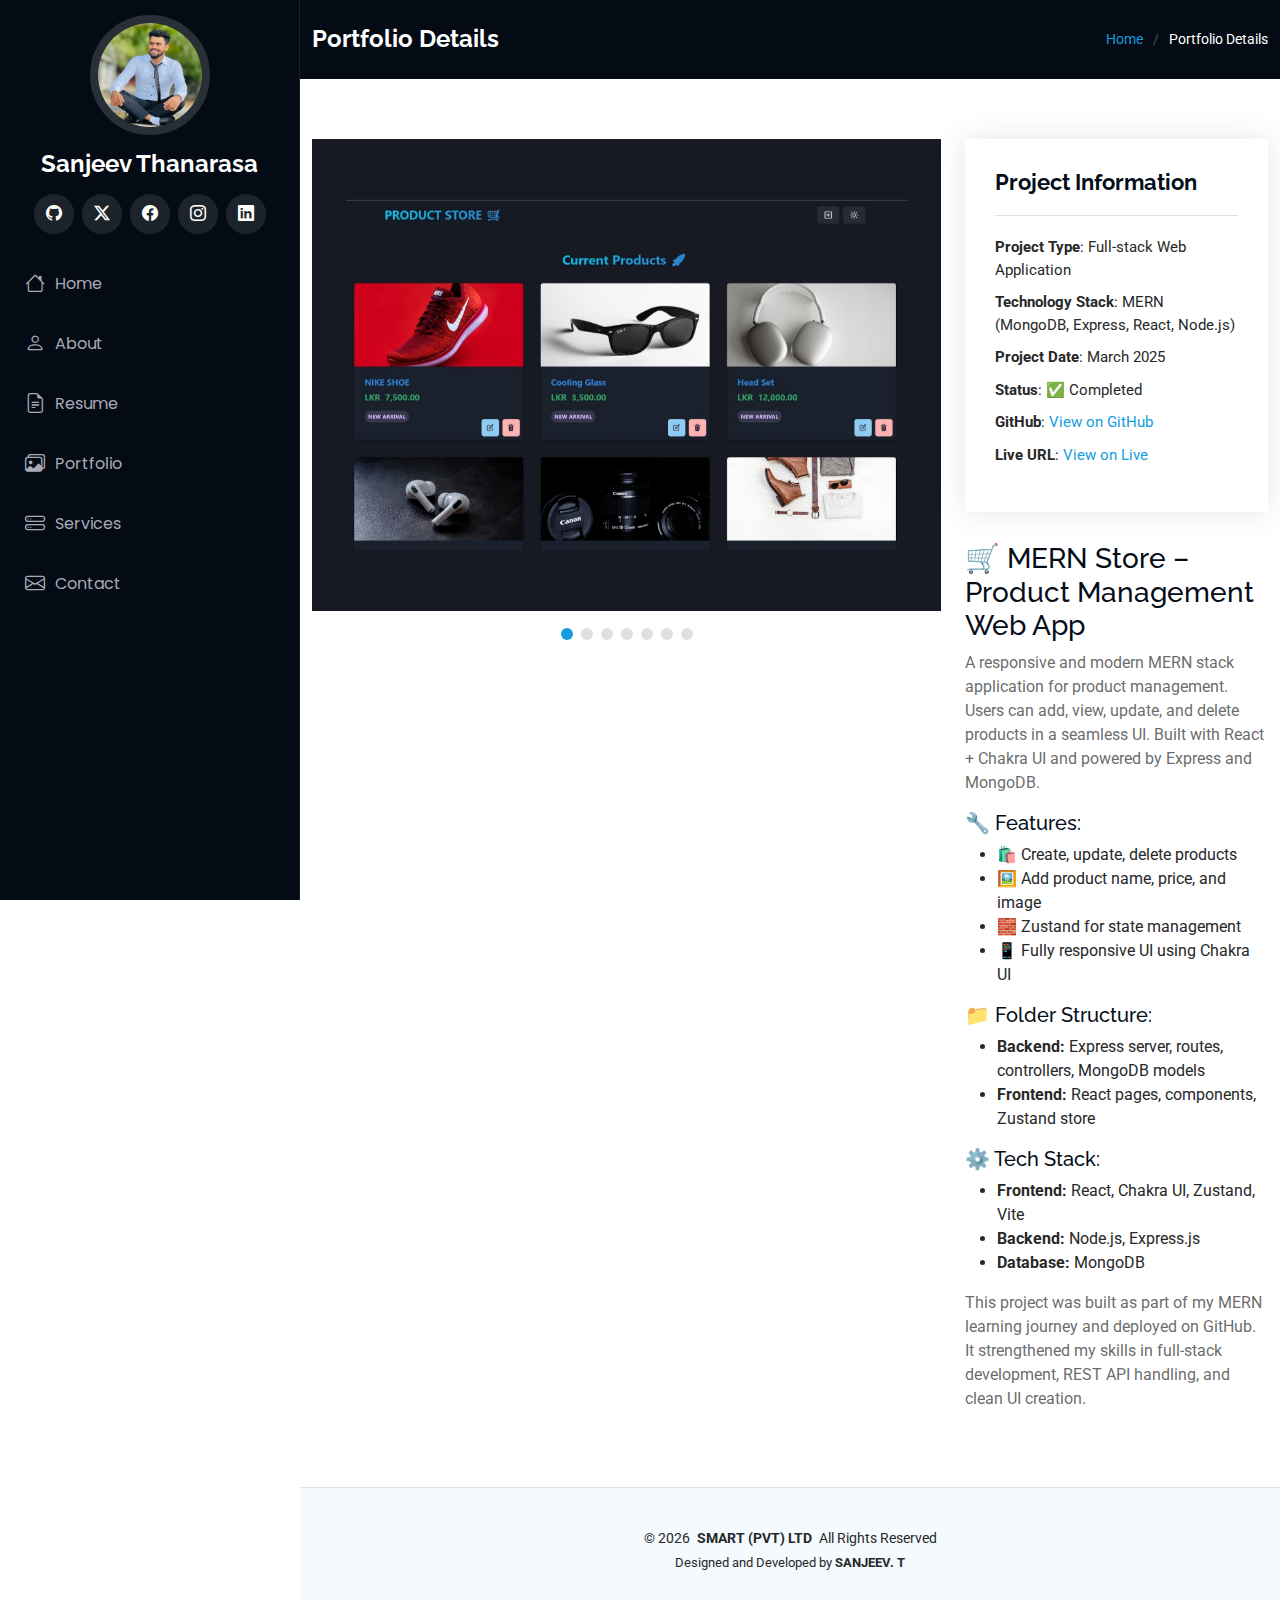
<file: mern-store-details.html>
<!DOCTYPE html>
<html lang="en">
  <head>
    <meta charset="utf-8" />
    <meta content="width=device-width, initial-scale=1.0" name="viewport" />
    <title>Portfolio Details - Sanjeev Thanarasa</title>
    <meta
      content="Portfolio project - CGPA Calculator by Sanjeev Thanarasa"
      name="description"
    />
    <meta
      content="Sanjeev Thanarasa, CGPA App, Flutter App, Developer Portfolio"
      name="keywords"
    />

    <!-- Favicons -->
    <link href="assets/img/favicon.png" rel="icon" />
    <link href="assets/img/apple-touch-icon.png" rel="apple-touch-icon" />

    <!-- Fonts -->
    <link href="https://fonts.googleapis.com" rel="preconnect" />
    <link href="https://fonts.gstatic.com" rel="preconnect" crossorigin />
    <link
      href="https://fonts.googleapis.com/css2?family=Roboto:ital,wght@0,100;0,300;0,400;0,500;0,700;0,900;1,100;1,300;1,400;1,500;1,700;1,900&family=Poppins:ital,wght@0,100;0,200;0,300;0,400;0,500;0,600;0,700;0,800;0,900;1,100;1,200;1,300;1,400;1,500;1,600;1,700;1,800;1,900&family=Raleway:ital,wght@0,100;0,200;0,300;0,400;0,500;0,600;0,700;0,800;0,900;1,100;1,200;1,300;1,400;1,500;1,600;1,700;1,800;1,900&display=swap"
      rel="stylesheet"
    />

    <!-- Vendor CSS Files -->
    <link
      href="assets/vendor/bootstrap/css/bootstrap.min.css"
      rel="stylesheet"
    />
    <link
      href="assets/vendor/bootstrap-icons/bootstrap-icons.css"
      rel="stylesheet"
    />
    <link href="assets/vendor/aos/aos.css" rel="stylesheet" />
    <link
      href="assets/vendor/glightbox/css/glightbox.min.css"
      rel="stylesheet"
    />
    <link href="assets/vendor/swiper/swiper-bundle.min.css" rel="stylesheet" />

    <!-- Main CSS File -->
    <link href="assets/css/main.css" rel="stylesheet" />
  </head>

  <body class="portfolio-details-page">
    <header id="header" class="header dark-background d-flex flex-column">
      <i class="header-toggle d-xl-none bi bi-list"></i>
      <i class="header-toggle d-xl-none bi bi-list" id="navToggle"></i>

      <div class="profile-img">
        <img
          src="assets/img/my-profile.png"
          alt=""
          class="img-fluid rounded-circle"
        />
      </div>

      <a
        href="index.html"
        class="logo d-flex align-items-center justify-content-center"
      >
        <h1 class="sitename">Sanjeev Thanarasa</h1>
      </a>

      <div class="social-links text-center">
        <a href="https://github.com/sanjeev-thanarasa"class="github" target="_blank"> <i class="bi bi-github"></i></a>
        <a href="https://x.com/sanjeev_1968?s=11" class="twitter" target="_blank"> <i class="bi bi-twitter-x"></i></a>
        <a href="https://www.facebook.com/share/16R1j7Zc5a/?mibextid=wwXIfr" class="facebook" target="_blank"><i class="bi bi-facebook"></i></a>
        <a href="https://www.instagram.com/sanji_meenu?igsh=eHh5NjNlbjd1MmQx&utm_source=qr" class="instagram" target="_blank"><i class="bi bi-instagram"></i></a>       
        <a href="https://www.linkedin.com/in/sanjeev-thanarasa-5624a21aa?utm_source=share&utm_campaign=share_via&utm_content=profile&utm_medium=ios_app" class="linkedin" target="_blank"><i class="bi bi-linkedin"></i></a>
      </div>

      <nav id="navmenu" class="navmenu">
        <ul>
          <li>
            <a href="index.html#hero""
              ><i class="bi bi-house navicon"></i>Home</a
            >
          </li>
          <li>
            <a href="index.html#about"><i class="bi bi-person navicon"></i> About</a>
          </li>
          <li>
            <a href="index.html#resume"
              ><i class="bi bi-file-earmark-text navicon"></i> Resume</a
            >
          </li>
          <li>
            <a href="index.html#portfolio"
              ><i class="bi bi-images navicon"></i> Portfolio</a
            >
          </li>
          <li>
            <a href="index.html#services"
              ><i class="bi bi-hdd-stack navicon"></i> Services</a
            >
          </li>

          <li>
            <a href="index.html#contact"
              ><i class="bi bi-envelope navicon"></i> Contact</a
            >
          </li>
        </ul>
      </nav>
    </header>

    <main class="main">
      <!-- Page Title -->
      <div class="page-title dark-background">
        <div
          class="container d-lg-flex justify-content-between align-items-center"
        >
          <h1 class="mb-2 mb-lg-0">Portfolio Details</h1>
          <nav class="breadcrumbs">
            <ol>
              <li><a href="index.html">Home</a></li>
              <li class="current">Portfolio Details</li>
            </ol>
          </nav>
        </div>
      </div>
      <!-- End Page Title -->

      <!-- Portfolio Details Section -->
      <section id="portfolio-details" class="portfolio-details section">
        <div class="container" data-aos="fade-up" data-aos-delay="100">
          <div class="row gy-4">
            <div class="col-lg-8">
              <div class="portfolio-details-slider swiper init-swiper">
                <script type="application/json" class="swiper-config">
                  {
                    "loop": true,
                    "speed": 600,
                    "autoplay": {
                      "delay": 5000
                    },
                    "slidesPerView": "auto",
                    "pagination": {
                      "el": ".swiper-pagination",
                      "type": "bullets",
                      "clickable": true
                    }
                  }
                </script>

                <div class="swiper-wrapper align-items-center">
                  <div class="swiper-slide">
                    <img
                      src="assets/img/portfolio/mern-store/5.jpg"
                      alt=""
                    />
                  </div>

                  <div class="swiper-slide">
                    <img
                      src="assets/img/portfolio/mern-store/6.jpg"
                      alt=""
                    />
                  </div>

                  <div class="swiper-slide">
                    <img
                      src="assets/img/portfolio/mern-store/7.jpg"
                      alt=""
                    />
                  </div>

                  <div class="swiper-slide">
                    <img
                      src="assets/img/portfolio/mern-store/8.jpg"
                      alt=""
                    />
                  </div>

                  <div class="swiper-slide">
                    <img
                      src="assets/img/portfolio/mern-store/9.jpg"
                      alt=""
                    />
                  </div>

                  <div class="swiper-slide">
                    <img
                      src="assets/img/portfolio/mern-store/10.jpg"
                      alt=""
                    />
                  </div>

                  <div class="swiper-slide">
                    <img
                      src="assets/img/portfolio/mern-store/11.jpg"
                      alt=""
                    />
                  </div>
                </div>
                <div class="swiper-pagination"></div>
              </div>
            </div>

            <div class="col-lg-4">
              <div class="portfolio-info" data-aos="fade-up" data-aos-delay="200">
                <h3>Project Information</h3>
                <ul>
                  <li><strong>Project Type</strong>: Full-stack Web Application</li>
                  <li><strong>Technology Stack</strong>: MERN (MongoDB, Express, React, Node.js)</li>
                  <li><strong>Project Date</strong>: March 2025</li>
                  <li><strong>Status</strong>: ✅ Completed</li>
                  <li><strong>GitHub</strong>: <a href="https://github.com/sanjeev-thanarasa/MERN-Store" target="_blank">View on GitHub</a></li>
                  <li><strong>Live URL</strong>: <a href="https://mern-store-g4rc.onrender.com/" target="_blank">View on Live</a></li>
                </ul>
              </div>
              <div class="portfolio-description" data-aos="fade-up" data-aos-delay="300">
                <h3>🛒 MERN Store – Product Management Web App</h3>
                <p>
                  A responsive and modern MERN stack application for product management. Users can add, view, update, and delete products in a seamless UI. Built with React + Chakra UI and powered by Express and MongoDB.
                </p>
            
                <h5>🔧 Features:</h5>
                <ul>
                  <li>🛍️ Create, update, delete products</li>
                  <li>🖼️ Add product name, price, and image</li>
                  <li>🧱 Zustand for state management</li>
                  <li>📱 Fully responsive UI using Chakra UI</li>
                </ul>
            
                <h5>📁 Folder Structure:</h5>
                <ul>
                  <li><strong>Backend:</strong> Express server, routes, controllers, MongoDB models</li>
                  <li><strong>Frontend:</strong> React pages, components, Zustand store</li>
                </ul>
            
                <h5>⚙️ Tech Stack:</h5>
                <ul>
                  <li><strong>Frontend:</strong> React, Chakra UI, Zustand, Vite</li>
                  <li><strong>Backend:</strong> Node.js, Express.js</li>
                  <li><strong>Database:</strong> MongoDB</li>
                </ul>
            
                <p>
                  This project was built as part of my MERN learning journey and deployed on GitHub. It strengthened my skills in full-stack development, REST API handling, and clean UI creation.
                </p>
              </div>
            </div>
            
            
            
          </div>
        </div>
      </section>
      <!-- /Portfolio Details Section -->
    </main>

    <footer id="footer" class="footer position-relative light-background">
      <div class="container">
        <div class="copyright text-center">
          <p>
            © <span id="currentYear"></span>
            <strong class="px-1 sitename">SMART (PVT) LTD</strong>
            <span>All Rights Reserved</span>
          </p>
        </div>
        <div class="credits">
          Designed and Developed by <strong>SANJEEV. T</strong>
        </div>
      </div>
    </footer>

    <script>
      // Update copyright year
      document.getElementById("currentYear").textContent =
        new Date().getFullYear();
    </script>

    <!-- Scroll Top -->
    <a
      href="#"
      id="scroll-top"
      class="scroll-top d-flex align-items-center justify-content-center"
      ><i class="bi bi-arrow-up-short"></i
    ></a>

    <!-- Preloader -->
    <div id="preloader"></div>

    <!-- Vendor JS Files -->
    <script src="assets/vendor/bootstrap/js/bootstrap.bundle.min.js"></script>
    <script src="assets/vendor/php-email-form/validate.js"></script>
    <script src="assets/vendor/aos/aos.js"></script>
    <script src="assets/vendor/typed.js/typed.umd.js"></script>
    <script src="assets/vendor/purecounter/purecounter_vanilla.js"></script>
    <script src="assets/vendor/waypoints/noframework.waypoints.js"></script>
    <script src="assets/vendor/glightbox/js/glightbox.min.js"></script>
    <script src="assets/vendor/imagesloaded/imagesloaded.pkgd.min.js"></script>
    <script src="assets/vendor/isotope-layout/isotope.pkgd.min.js"></script>
    <script src="assets/vendor/swiper/swiper-bundle.min.js"></script>

    <!-- Main JS File -->
    <script src="assets/js/main.js"></script>
  </body>
</html>
</file>
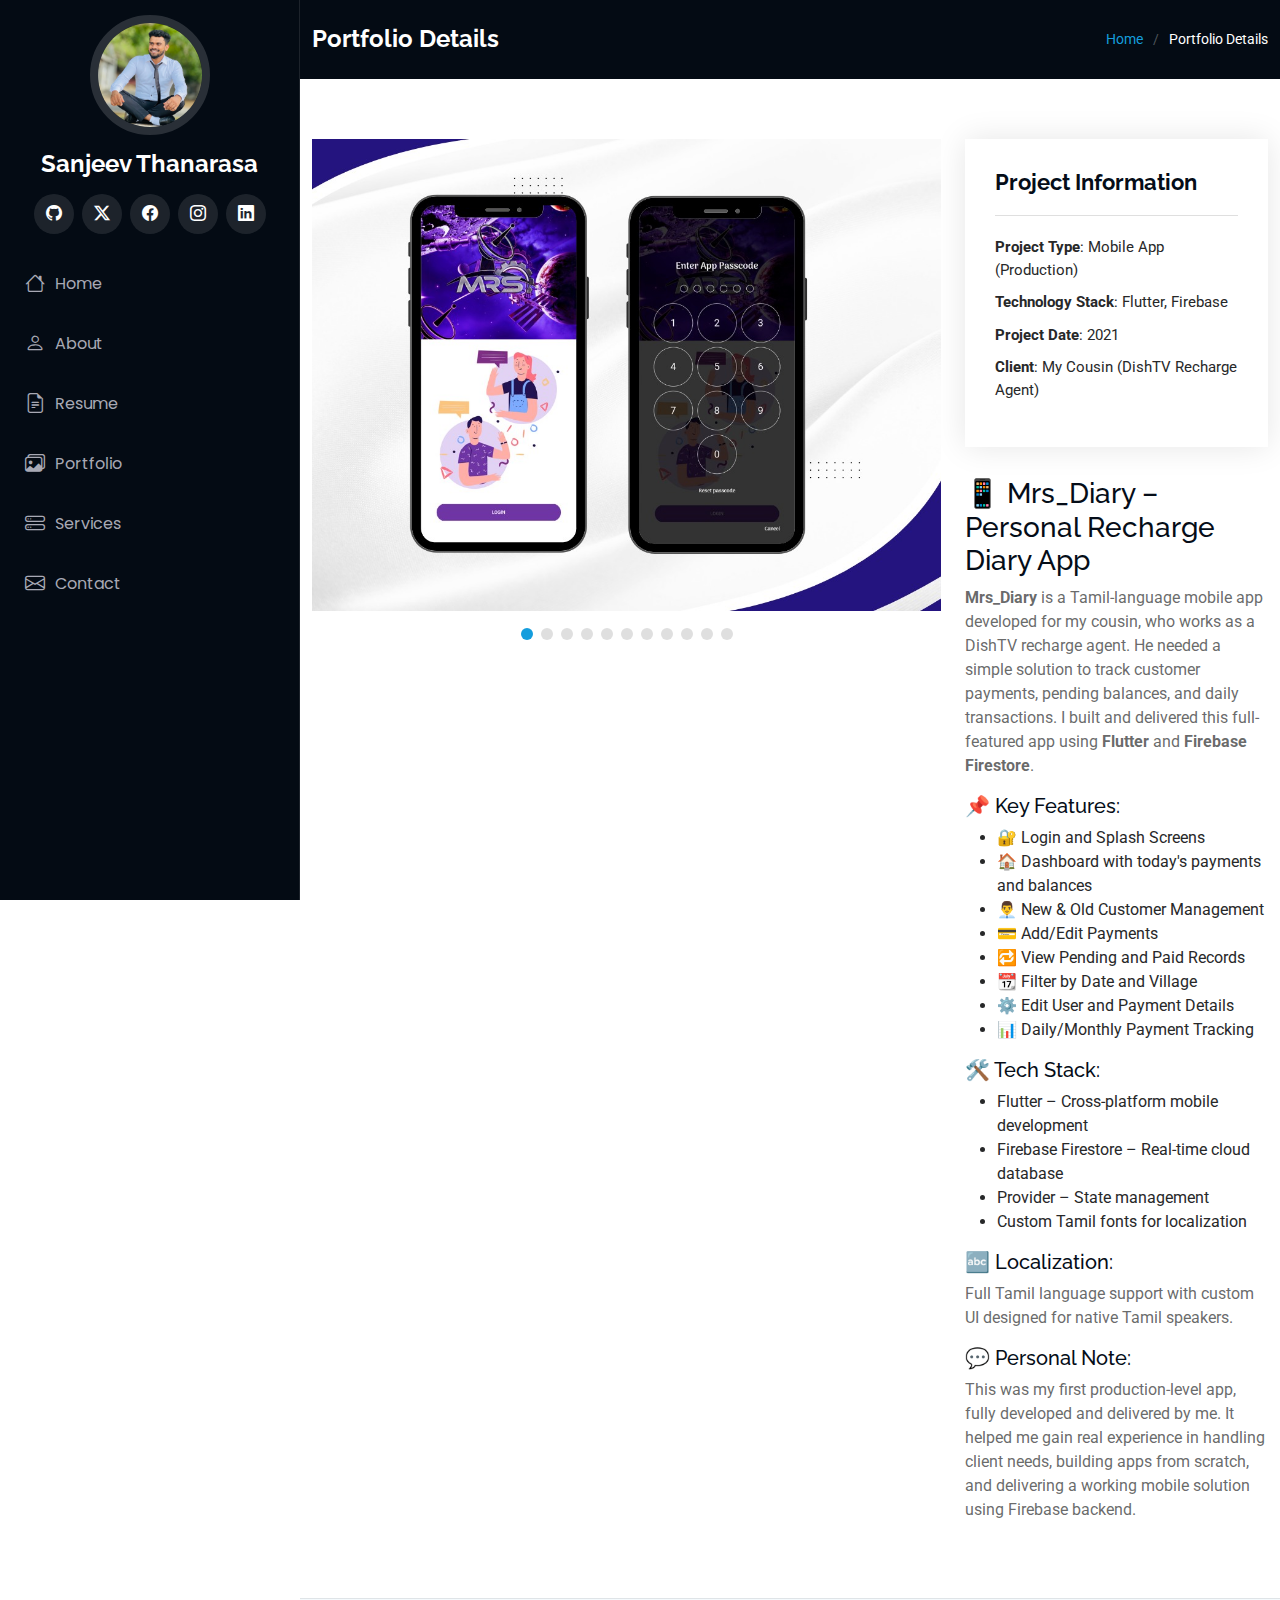
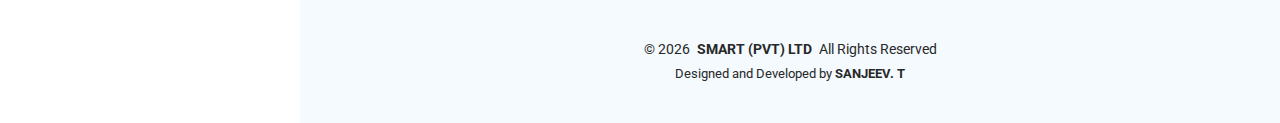
<file: mrsDiary-details.html>
<!DOCTYPE html>
<html lang="en">
  <head>
    <meta charset="utf-8" />
    <meta content="width=device-width, initial-scale=1.0" name="viewport" />
    <title>Portfolio Details - Sanjeev Thanarasa</title>
    <meta
      content="Portfolio project - CGPA Calculator by Sanjeev Thanarasa"
      name="description"
    />
    <meta
      content="Sanjeev Thanarasa, CGPA App, Flutter App, Developer Portfolio"
      name="keywords"
    />

    <!-- Favicons -->
    <link href="assets/img/favicon.png" rel="icon" />
    <link href="assets/img/apple-touch-icon.png" rel="apple-touch-icon" />

    <!-- Fonts -->
    <link href="https://fonts.googleapis.com" rel="preconnect" />
    <link href="https://fonts.gstatic.com" rel="preconnect" crossorigin />
    <link
      href="https://fonts.googleapis.com/css2?family=Roboto:ital,wght@0,100;0,300;0,400;0,500;0,700;0,900;1,100;1,300;1,400;1,500;1,700;1,900&family=Poppins:ital,wght@0,100;0,200;0,300;0,400;0,500;0,600;0,700;0,800;0,900;1,100;1,200;1,300;1,400;1,500;1,600;1,700;1,800;1,900&family=Raleway:ital,wght@0,100;0,200;0,300;0,400;0,500;0,600;0,700;0,800;0,900;1,100;1,200;1,300;1,400;1,500;1,600;1,700;1,800;1,900&display=swap"
      rel="stylesheet"
    />

    <!-- Vendor CSS Files -->
    <link
      href="assets/vendor/bootstrap/css/bootstrap.min.css"
      rel="stylesheet"
    />
    <link
      href="assets/vendor/bootstrap-icons/bootstrap-icons.css"
      rel="stylesheet"
    />
    <link href="assets/vendor/aos/aos.css" rel="stylesheet" />
    <link
      href="assets/vendor/glightbox/css/glightbox.min.css"
      rel="stylesheet"
    />
    <link href="assets/vendor/swiper/swiper-bundle.min.css" rel="stylesheet" />

    <!-- Main CSS File -->
    <link href="assets/css/main.css" rel="stylesheet" />
  </head>

  <body class="portfolio-details-page">
    <header id="header" class="header dark-background d-flex flex-column">
      <i class="header-toggle d-xl-none bi bi-list"></i>
      <i class="header-toggle d-xl-none bi bi-list" id="navToggle"></i>

      <div class="profile-img">
        <img
          src="assets/img/my-profile.png"
          alt=""
          class="img-fluid rounded-circle"
        />
      </div>

      <a
        href="index.html"
        class="logo d-flex align-items-center justify-content-center"
      >
        <h1 class="sitename">Sanjeev Thanarasa</h1>
      </a>

      <div class="social-links text-center">
        <a href="https://github.com/sanjeev-thanarasa"class="github" target="_blank"> <i class="bi bi-github"></i></a>
        <a href="https://x.com/sanjeev_1968?s=11" class="twitter" target="_blank"> <i class="bi bi-twitter-x"></i></a>
        <a href="https://www.facebook.com/share/16R1j7Zc5a/?mibextid=wwXIfr" class="facebook" target="_blank"><i class="bi bi-facebook"></i></a>
        <a href="https://www.instagram.com/sanji_meenu?igsh=eHh5NjNlbjd1MmQx&utm_source=qr" class="instagram" target="_blank"><i class="bi bi-instagram"></i></a>       
        <a href="https://www.linkedin.com/in/sanjeev-thanarasa-5624a21aa?utm_source=share&utm_campaign=share_via&utm_content=profile&utm_medium=ios_app" class="linkedin" target="_blank"><i class="bi bi-linkedin"></i></a>
      </div>

      <nav id="navmenu" class="navmenu">
        <ul>
          <li>
            <a href="index.html#hero""
              ><i class="bi bi-house navicon"></i>Home</a
            >
          </li>
          <li>
            <a href="index.html#about"><i class="bi bi-person navicon"></i> About</a>
          </li>
          <li>
            <a href="index.html#resume"
              ><i class="bi bi-file-earmark-text navicon"></i> Resume</a
            >
          </li>
          <li>
            <a href="index.html#portfolio"
              ><i class="bi bi-images navicon"></i> Portfolio</a
            >
          </li>
          <li>
            <a href="index.html#services"
              ><i class="bi bi-hdd-stack navicon"></i> Services</a
            >
          </li>

          <li>
            <a href="index.html#contact"
              ><i class="bi bi-envelope navicon"></i> Contact</a
            >
          </li>
        </ul>
      </nav>
    </header>

    <main class="main">
      <!-- Page Title -->
      <div class="page-title dark-background">
        <div
          class="container d-lg-flex justify-content-between align-items-center"
        >
          <h1 class="mb-2 mb-lg-0">Portfolio Details</h1>
          <nav class="breadcrumbs">
            <ol>
              <li><a href="index.html">Home</a></li>
              <li class="current">Portfolio Details</li>
            </ol>
          </nav>
        </div>
      </div>
      <!-- End Page Title -->

      <!-- Portfolio Details Section -->
      <section id="portfolio-details" class="portfolio-details section">
        <div class="container" data-aos="fade-up" data-aos-delay="100">
          <div class="row gy-4">
            <div class="col-lg-8">
              <div class="portfolio-details-slider swiper init-swiper">
                <script type="application/json" class="swiper-config">
                  {
                    "loop": true,
                    "speed": 600,
                    "autoplay": {
                      "delay": 5000
                    },
                    "slidesPerView": "auto",
                    "pagination": {
                      "el": ".swiper-pagination",
                      "type": "bullets",
                      "clickable": true
                    }
                  }
                </script>

                <div class="swiper-wrapper align-items-center">
                  <div class="swiper-slide">
                    <img
                      src="assets/img/portfolio/mrsDiary/4.jpg"
                      alt=""
                    />
                  </div>

                  <div class="swiper-slide">
                    <img
                      src="assets/img/portfolio/mrsDiary/5.jpg"
                      alt=""
                    />
                  </div>

                  <div class="swiper-slide">
                    <img
                      src="assets/img/portfolio/mrsDiary/6.jpg"
                      alt=""
                    />
                  </div>

                  <div class="swiper-slide">
                    <img
                      src="assets/img/portfolio/mrsDiary/7.jpg"
                      alt=""
                    />
                  </div>

                  <div class="swiper-slide">
                    <img
                      src="assets/img/portfolio/mrsDiary/8.jpg"
                      alt=""
                    />
                  </div>

                  <div class="swiper-slide">
                    <img
                      src="assets/img/portfolio/mrsDiary/9.jpg"
                      alt=""
                    />
                  </div>

                  <div class="swiper-slide">
                    <img
                      src="assets/img/portfolio/mrsDiary/10.jpg"
                      alt=""
                    />
                  </div>

                  <div class="swiper-slide">
                    <img
                      src="assets/img/portfolio/mrsDiary/11.jpg"
                      alt=""
                    />
                  </div>

                  <div class="swiper-slide">
                    <img
                      src="assets/img/portfolio/mrsDiary/12.jpg"
                      alt=""
                    />
                  </div>

                  <div class="swiper-slide">
                    <img
                      src="assets/img/portfolio/mrsDiary/13.jpg"
                      alt=""
                    />
                  </div>

                  <div class="swiper-slide">
                    <img
                      src="assets/img/portfolio/mrsDiary/14.jpg"
                      alt=""
                    />
                  </div>
                </div>
                <div class="swiper-pagination"></div>
              </div>
            </div>

            <div class="col-lg-4">
              <div class="portfolio-info" data-aos="fade-up" data-aos-delay="200">
                <h3>Project Information</h3>
                <ul>
                  <li><strong>Project Type</strong>: Mobile App (Production)</li>
                  <li><strong>Technology Stack</strong>: Flutter, Firebase</li>
                  <li><strong>Project Date</strong>: 2021</li>
                  <li><strong>Client</strong>: My Cousin (DishTV Recharge Agent)</li>
                </ul>
              </div>
              <div class="portfolio-description" data-aos="fade-up" data-aos-delay="300">
                <h3>📱 Mrs_Diary – Personal Recharge Diary App</h3>
                <div class="admin-panel-description">
                  
                  <p>
                    <strong>Mrs_Diary</strong> is a Tamil-language mobile app developed for my cousin, who works as a DishTV recharge agent. He needed a simple solution to track customer payments, pending balances, and daily transactions. I built and delivered this full-featured app using <strong>Flutter</strong> and <strong>Firebase Firestore</strong>.
                  </p>
            
                  <h5>📌 Key Features:</h5>
                  <ul>
                    <li>🔐 Login and Splash Screens</li>
                    <li>🏠 Dashboard with today's payments and balances</li>
                    <li>👨‍💼 New & Old Customer Management</li>
                    <li>💳 Add/Edit Payments</li>
                    <li>🔁 View Pending and Paid Records</li>
                    <li>📆 Filter by Date and Village</li>
                    <li>⚙️ Edit User and Payment Details</li>
                    <li>📊 Daily/Monthly Payment Tracking</li>
                  </ul>
            
                  <h5>🛠️ Tech Stack:</h5>
                  <ul>
                    <li>Flutter – Cross-platform mobile development</li>
                    <li>Firebase Firestore – Real-time cloud database</li>
                    <li>Provider – State management</li>
                    <li>Custom Tamil fonts for localization</li>
                  </ul>
            
                  <h5>🔤 Localization:</h5>
                  <p>
                    Full Tamil language support with custom UI designed for native Tamil speakers.
                  </p>
            
                  <h5>💬 Personal Note:</h5>
                  <p>
                    This was my first production-level app, fully developed and delivered by me. It helped me gain real experience in handling client needs, building apps from scratch, and delivering a working mobile solution using Firebase backend.
                  </p>
                </div>
              </div>
            </div>          
          </div>
        </div>
      </section>
      <!-- /Portfolio Details Section -->
    </main>

    <footer id="footer" class="footer position-relative light-background">
      <div class="container">
        <div class="copyright text-center">
          <p>
            © <span id="currentYear"></span>
            <strong class="px-1 sitename">SMART (PVT) LTD</strong>
            <span>All Rights Reserved</span>
          </p>
        </div>
        <div class="credits">
          Designed and Developed by <strong>SANJEEV. T</strong>
        </div>
      </div>
    </footer>

    <script>
      // Update copyright year
      document.getElementById("currentYear").textContent =
        new Date().getFullYear();
    </script>

    <!-- Scroll Top -->
    <a
      href="#"
      id="scroll-top"
      class="scroll-top d-flex align-items-center justify-content-center"
      ><i class="bi bi-arrow-up-short"></i
    ></a>

    <!-- Preloader -->
    <div id="preloader"></div>

    <!-- Vendor JS Files -->
    <script src="assets/vendor/bootstrap/js/bootstrap.bundle.min.js"></script>
    <script src="assets/vendor/php-email-form/validate.js"></script>
    <script src="assets/vendor/aos/aos.js"></script>
    <script src="assets/vendor/typed.js/typed.umd.js"></script>
    <script src="assets/vendor/purecounter/purecounter_vanilla.js"></script>
    <script src="assets/vendor/waypoints/noframework.waypoints.js"></script>
    <script src="assets/vendor/glightbox/js/glightbox.min.js"></script>
    <script src="assets/vendor/imagesloaded/imagesloaded.pkgd.min.js"></script>
    <script src="assets/vendor/isotope-layout/isotope.pkgd.min.js"></script>
    <script src="assets/vendor/swiper/swiper-bundle.min.js"></script>

    <!-- Main JS File -->
    <script src="assets/js/main.js"></script>
  </body>
</html>
</file>
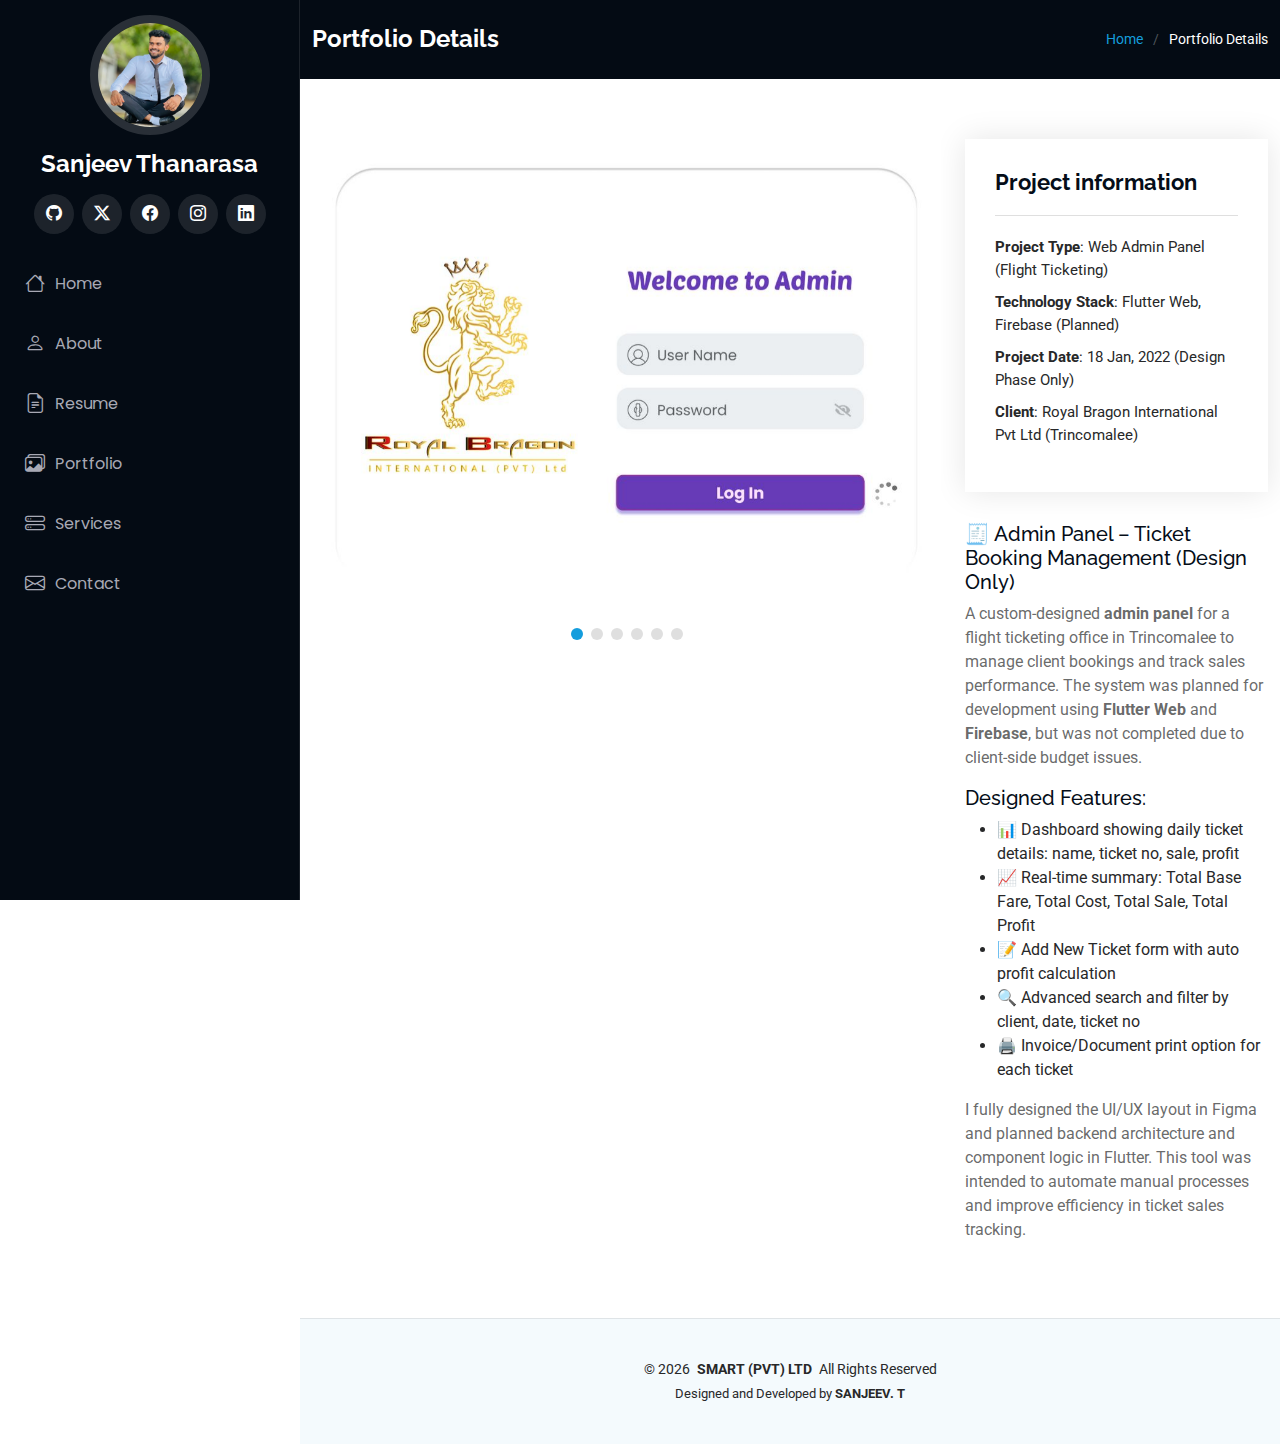
<file: royalBragon-details.html>
<!DOCTYPE html>
<html lang="en">
  <head>
    <meta charset="utf-8" />
    <meta content="width=device-width, initial-scale=1.0" name="viewport" />
    <title>Portfolio Details - Sanjeev Thanarasa</title>
    <meta
      content="Portfolio project - CGPA Calculator by Sanjeev Thanarasa"
      name="description"
    />
    <meta
      content="Sanjeev Thanarasa, CGPA App, Flutter App, Developer Portfolio"
      name="keywords"
    />

    <!-- Favicons -->
    <link href="assets/img/favicon.png" rel="icon" />
    <link href="assets/img/apple-touch-icon.png" rel="apple-touch-icon" />

    <!-- Fonts -->
    <link href="https://fonts.googleapis.com" rel="preconnect" />
    <link href="https://fonts.gstatic.com" rel="preconnect" crossorigin />
    <link
      href="https://fonts.googleapis.com/css2?family=Roboto:ital,wght@0,100;0,300;0,400;0,500;0,700;0,900;1,100;1,300;1,400;1,500;1,700;1,900&family=Poppins:ital,wght@0,100;0,200;0,300;0,400;0,500;0,600;0,700;0,800;0,900;1,100;1,200;1,300;1,400;1,500;1,600;1,700;1,800;1,900&family=Raleway:ital,wght@0,100;0,200;0,300;0,400;0,500;0,600;0,700;0,800;0,900;1,100;1,200;1,300;1,400;1,500;1,600;1,700;1,800;1,900&display=swap"
      rel="stylesheet"
    />

    <!-- Vendor CSS Files -->
    <link
      href="assets/vendor/bootstrap/css/bootstrap.min.css"
      rel="stylesheet"
    />
    <link
      href="assets/vendor/bootstrap-icons/bootstrap-icons.css"
      rel="stylesheet"
    />
    <link href="assets/vendor/aos/aos.css" rel="stylesheet" />
    <link
      href="assets/vendor/glightbox/css/glightbox.min.css"
      rel="stylesheet"
    />
    <link href="assets/vendor/swiper/swiper-bundle.min.css" rel="stylesheet" />

    <!-- Main CSS File -->
    <link href="assets/css/main.css" rel="stylesheet" />
  </head>

  <body class="portfolio-details-page">
    <header id="header" class="header dark-background d-flex flex-column">
      <i class="header-toggle d-xl-none bi bi-list"></i>
      <i class="header-toggle d-xl-none bi bi-list" id="navToggle"></i>

      <div class="profile-img">
        <img
          src="assets/img/my-profile.png"
          alt=""
          class="img-fluid rounded-circle"
        />
      </div>

      <a
        href="index.html"
        class="logo d-flex align-items-center justify-content-center"
      >
        <h1 class="sitename">Sanjeev Thanarasa</h1>
      </a>

      <div class="social-links text-center">
        <a href="https://github.com/sanjeev-thanarasa"class="github" target="_blank"> <i class="bi bi-github"></i></a>
        <a href="https://x.com/sanjeev_1968?s=11" class="twitter" target="_blank"> <i class="bi bi-twitter-x"></i></a>
        <a href="https://www.facebook.com/share/16R1j7Zc5a/?mibextid=wwXIfr" class="facebook" target="_blank"><i class="bi bi-facebook"></i></a>
        <a href="https://www.instagram.com/sanji_meenu?igsh=eHh5NjNlbjd1MmQx&utm_source=qr" class="instagram" target="_blank"><i class="bi bi-instagram"></i></a>       
        <a href="https://www.linkedin.com/in/sanjeev-thanarasa-5624a21aa?utm_source=share&utm_campaign=share_via&utm_content=profile&utm_medium=ios_app" class="linkedin" target="_blank"><i class="bi bi-linkedin"></i></a>
      </div>

      <nav id="navmenu" class="navmenu">
        <ul>
          <li>
            <a href="index.html#hero""
              ><i class="bi bi-house navicon"></i>Home</a
            >
          </li>
          <li>
            <a href="index.html#about"><i class="bi bi-person navicon"></i> About</a>
          </li>
          <li>
            <a href="index.html#resume"
              ><i class="bi bi-file-earmark-text navicon"></i> Resume</a
            >
          </li>
          <li>
            <a href="index.html#portfolio"
              ><i class="bi bi-images navicon"></i> Portfolio</a
            >
          </li>
          <li>
            <a href="index.html#services"
              ><i class="bi bi-hdd-stack navicon"></i> Services</a
            >
          </li>

          <li>
            <a href="index.html#contact"
              ><i class="bi bi-envelope navicon"></i> Contact</a
            >
          </li>
        </ul>
      </nav>
    </header>

    <main class="main">
      <!-- Page Title -->
      <div class="page-title dark-background">
        <div
          class="container d-lg-flex justify-content-between align-items-center"
        >
          <h1 class="mb-2 mb-lg-0">Portfolio Details</h1>
          <nav class="breadcrumbs">
            <ol>
              <li><a href="index.html">Home</a></li>
              <li class="current">Portfolio Details</li>
            </ol>
          </nav>
        </div>
      </div>
      <!-- End Page Title -->

      <!-- Portfolio Details Section -->
      <section id="portfolio-details" class="portfolio-details section">
        <div class="container" data-aos="fade-up" data-aos-delay="100">
          <div class="row gy-4">
            <div class="col-lg-8">
              <div class="portfolio-details-slider swiper init-swiper">
                <script type="application/json" class="swiper-config">
                  {
                    "loop": true,
                    "speed": 600,
                    "autoplay": {
                      "delay": 5000
                    },
                    "slidesPerView": "auto",
                    "pagination": {
                      "el": ".swiper-pagination",
                      "type": "bullets",
                      "clickable": true
                    }
                  }
                </script>

                <div class="swiper-wrapper align-items-center">
                  <div class="swiper-slide">
                    <img
                      src="assets/img/portfolio/royal-bragon/4.jpg"
                      alt=""
                    />
                  </div>

                  <div class="swiper-slide">
                    <img
                      src="assets/img/portfolio/royal-bragon/5.png"
                      alt=""
                    />
                  </div>

                  <div class="swiper-slide">
                    <img
                      src="assets/img/portfolio/royal-bragon/6.png"
                      alt=""
                    />
                  </div>

                  <div class="swiper-slide">
                    <img
                      src="assets/img/portfolio/royal-bragon/7.png"
                      alt=""
                    />
                  </div>

                  <div class="swiper-slide">
                    <img
                      src="assets/img/portfolio/royal-bragon/8.png"
                      alt=""
                    />
                  </div>

                  <div class="swiper-slide">
                    <img
                      src="assets/img/portfolio/royal-bragon/9.png"
                      alt=""
                    />
                  </div>
                </div>
                <div class="swiper-pagination"></div>
              </div>
            </div>

            <div class="col-lg-4">
              <div
                class="portfolio-info"
                data-aos="fade-up"
                data-aos-delay="200"
              >
                <h3>Project information</h3>
                <ul>
                  <li><strong>Project Type</strong>: Web Admin Panel (Flight Ticketing)</li>
                  <li><strong>Technology Stack</strong>: Flutter Web, Firebase (Planned)</li>
                  <li><strong>Project Date</strong>: 18 Jan, 2022 (Design Phase Only)</li>
                  <li><strong>Client</strong>: Royal Bragon International Pvt Ltd (Trincomalee)</li>
                </ul>
              </div>
              <div
                class="portfolio-description"
                data-aos="fade-up"
                data-aos-delay="300"
              >
                <h5>🧾 Admin Panel – Ticket Booking Management (Design Only)</h5>
                <div class="admin-panel-description">
                  
                  <p>
                    A custom-designed <strong>admin panel</strong> for a flight ticketing office in Trincomalee to manage client bookings and track sales performance. The system was planned for development using <strong>Flutter Web</strong> and <strong>Firebase</strong>, but was not completed due to client-side budget issues.
                  </p>
            
                  <h5>Designed Features:</h5>
                  <ul>
                    <li>📊 Dashboard showing daily ticket details: name, ticket no, sale, profit</li>
                    <li>📈 Real-time summary: Total Base Fare, Total Cost, Total Sale, Total Profit</li>
                    <li>📝 Add New Ticket form with auto profit calculation</li>
                    <li>🔍 Advanced search and filter by client, date, ticket no</li>
                    <li>🖨️ Invoice/Document print option for each ticket</li>
                  </ul>
            
                  <p>
                    I fully designed the UI/UX layout in Figma and planned backend architecture and component logic in Flutter. This tool was intended to automate manual processes and improve efficiency in ticket sales tracking.
                  </p>
                </div>
              </div>
            </div>
            
          </div>
        </div>
      </section>
      <!-- /Portfolio Details Section -->
    </main>

    <footer id="footer" class="footer position-relative light-background">
      <div class="container">
        <div class="copyright text-center">
          <p>
            © <span id="currentYear"></span>
            <strong class="px-1 sitename">SMART (PVT) LTD</strong>
            <span>All Rights Reserved</span>
          </p>
        </div>
        <div class="credits">
          Designed and Developed by <strong>SANJEEV. T</strong>
        </div>
      </div>
    </footer>

    <script>
      // Update copyright year
      document.getElementById("currentYear").textContent =
        new Date().getFullYear();
    </script>

    <!-- Scroll Top -->
    <a
      href="#"
      id="scroll-top"
      class="scroll-top d-flex align-items-center justify-content-center"
      ><i class="bi bi-arrow-up-short"></i
    ></a>

    <!-- Preloader -->
    <div id="preloader"></div>

    <!-- Vendor JS Files -->
    <script src="assets/vendor/bootstrap/js/bootstrap.bundle.min.js"></script>
    <script src="assets/vendor/php-email-form/validate.js"></script>
    <script src="assets/vendor/aos/aos.js"></script>
    <script src="assets/vendor/typed.js/typed.umd.js"></script>
    <script src="assets/vendor/purecounter/purecounter_vanilla.js"></script>
    <script src="assets/vendor/waypoints/noframework.waypoints.js"></script>
    <script src="assets/vendor/glightbox/js/glightbox.min.js"></script>
    <script src="assets/vendor/imagesloaded/imagesloaded.pkgd.min.js"></script>
    <script src="assets/vendor/isotope-layout/isotope.pkgd.min.js"></script>
    <script src="assets/vendor/swiper/swiper-bundle.min.js"></script>

    <!-- Main JS File -->
    <script src="assets/js/main.js"></script>
  </body>
</html>
</file>
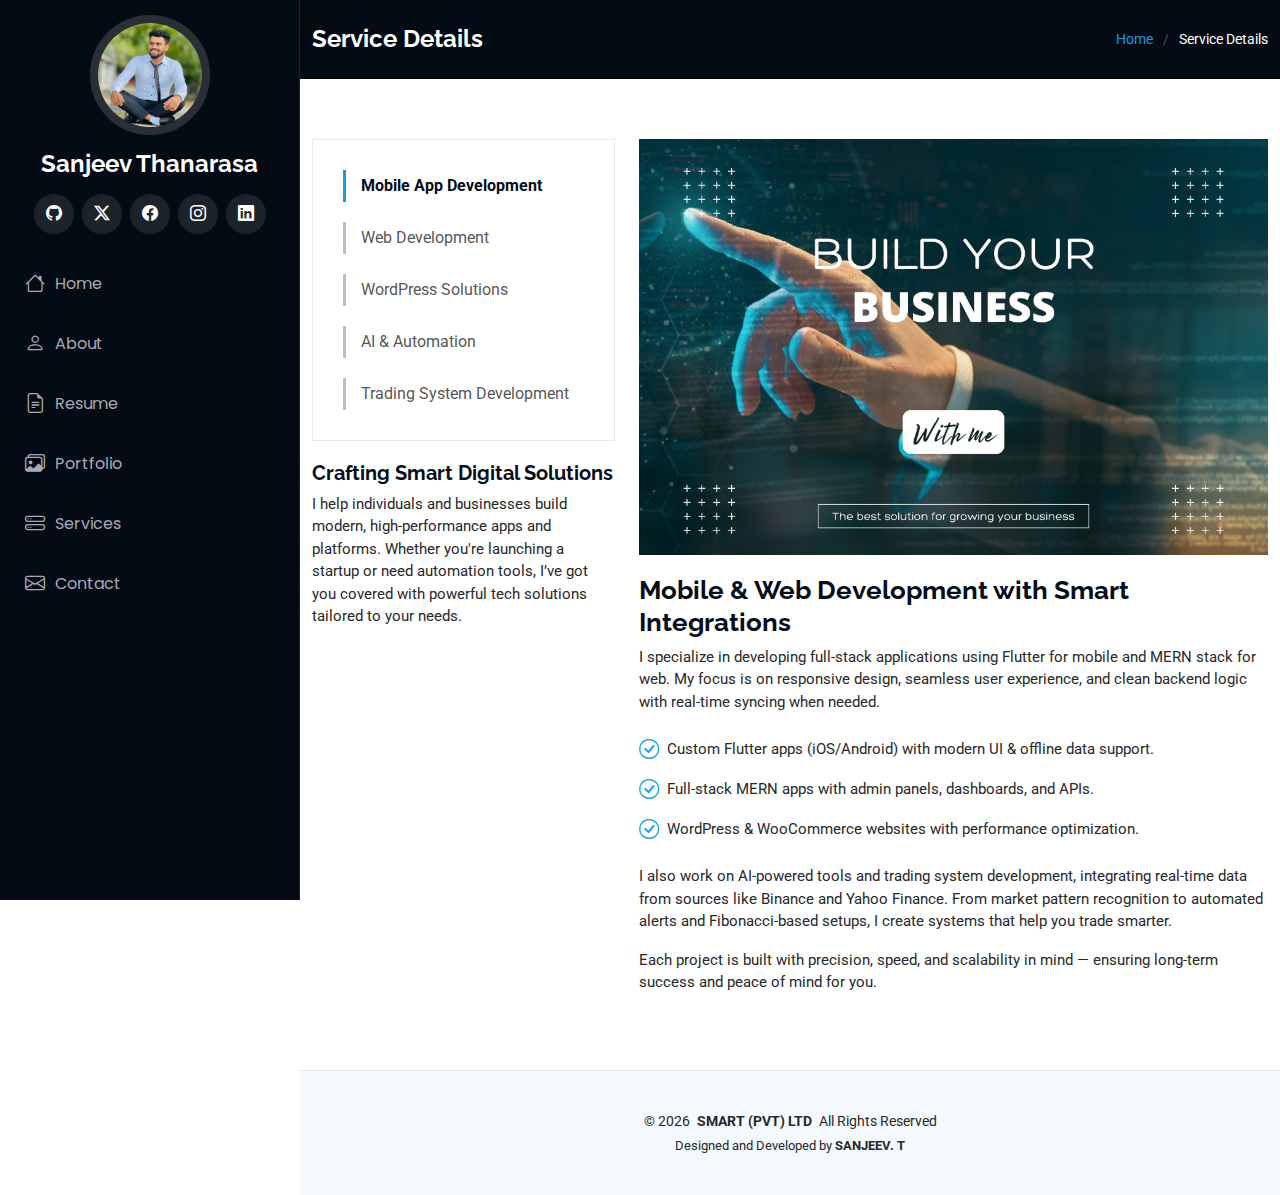
<file: service-details.html>
<!DOCTYPE html>
<html lang="en">
  <head>
    <meta charset="utf-8" />
    <meta content="width=device-width, initial-scale=1.0" name="viewport" />
    <title>Service Details - Sanjeev's Portfolio Website</title>
    <meta content="" name="description" />
    <meta content="" name="keywords" />

    <!-- Favicons -->
    <link href="assets/img/favicon.png" rel="icon" />
    <link href="assets/img/apple-touch-icon.png" rel="apple-touch-icon" />

    <!-- Fonts -->
    <link href="https://fonts.googleapis.com" rel="preconnect" />
    <link href="https://fonts.gstatic.com" rel="preconnect" crossorigin />
    <link
      href="https://fonts.googleapis.com/css2?family=Roboto:ital,wght@0,100;0,300;0,400;0,500;0,700;0,900;1,100;1,300;1,400;1,500;1,700;1,900&family=Poppins:ital,wght@0,100;0,200;0,300;0,400;0,500;0,600;0,700;0,800;0,900;1,100;1,200;1,300;1,400;1,500;1,600;1,700;1,800;1,900&family=Raleway:ital,wght@0,100;0,200;0,300;0,400;0,500;0,600;0,700;0,800;0,900;1,100;1,200;1,300;1,400;1,500;1,600;1,700;1,800;1,900&display=swap"
      rel="stylesheet"
    />

    <!-- Vendor CSS Files -->
    <link
      href="assets/vendor/bootstrap/css/bootstrap.min.css"
      rel="stylesheet"
    />
    <link
      href="assets/vendor/bootstrap-icons/bootstrap-icons.css"
      rel="stylesheet"
    />
    <link href="assets/vendor/aos/aos.css" rel="stylesheet" />
    <link
      href="assets/vendor/glightbox/css/glightbox.min.css"
      rel="stylesheet"
    />
    <link href="assets/vendor/swiper/swiper-bundle.min.css" rel="stylesheet" />

    <!-- Main CSS File -->
    <link href="assets/css/main.css" rel="stylesheet" />
  </head>

  <body class="service-details-page">
    <header id="header" class="header dark-background d-flex flex-column">
      <i class="header-toggle d-xl-none bi bi-list"></i>

      <div class="profile-img">
        <img
          src="assets/img/my-profile.png"
          alt=""
          class="img-fluid rounded-circle"
        />
      </div>

      <a
        href="index.html"
        class="logo d-flex align-items-center justify-content-center"
      >
        <h1 class="sitename">Sanjeev Thanarasa</h1>
      </a>

      <div class="social-links text-center">
        <a href="https://github.com/sanjeev-thanarasa"class="github" target="_blank"> <i class="bi bi-github"></i></a>
        <a href="https://x.com/sanjeev_1968?s=11" class="twitter" target="_blank"> <i class="bi bi-twitter-x"></i></a>
        <a href="https://www.facebook.com/share/16R1j7Zc5a/?mibextid=wwXIfr" class="facebook" target="_blank"><i class="bi bi-facebook"></i></a>
        <a href="https://www.instagram.com/sanji_meenu?igsh=eHh5NjNlbjd1MmQx&utm_source=qr" class="instagram" target="_blank"><i class="bi bi-instagram"></i></a>       
        <a href="https://www.linkedin.com/in/sanjeev-thanarasa-5624a21aa?utm_source=share&utm_campaign=share_via&utm_content=profile&utm_medium=ios_app" class="linkedin" target="_blank"><i class="bi bi-linkedin"></i></a>
      </div>

      <nav id="navmenu" class="navmenu">
        <ul>
          <li>
            <a href="index.html#hero""
              ><i class="bi bi-house navicon"></i>Home</a
            >
          </li>
          <li>
            <a href="index.html#about"><i class="bi bi-person navicon"></i> About</a>
          </li>
          <li>
            <a href="index.html#resume"
              ><i class="bi bi-file-earmark-text navicon"></i> Resume</a
            >
          </li>
          <li>
            <a href="index.html#portfolio"
              ><i class="bi bi-images navicon"></i> Portfolio</a
            >
          </li>
          <li>
            <a href="index.html#services"
              ><i class="bi bi-hdd-stack navicon"></i> Services</a
            >
          </li>

          <li>
            <a href="index.html#contact"
              ><i class="bi bi-envelope navicon"></i> Contact</a
            >
          </li>
        </ul>
      </nav>

    </header>

    <main class="main">
      <!-- Page Title -->
      <div class="page-title dark-background">
        <div
          class="container d-lg-flex justify-content-between align-items-center"
        >
          <h1 class="mb-2 mb-lg-0">Service Details</h1>
          <nav class="breadcrumbs">
            <ol>
              <li><a href="index.html">Home</a></li>
              <li class="current">Service Details</li>
            </ol>
          </nav>
        </div>
      </div>
      <!-- End Page Title -->

      <!-- Service Details Section -->
      <section id="service-details" class="service-details section">
        <div class="container">
          <div class="row gy-4">
            <div class="col-lg-4" data-aos="fade-up" data-aos-delay="100">
              <div class="services-list">
                <a href="#" class="active">Mobile App Development</a>
                <a href="WEB-service-details.html">Web Development</a>
                <a href="Wordpress-service-details.html">WordPress Solutions</a>
                <a href="AI-service-details.html">AI & Automation</a>
                <a href="Trading-service-details.html">Trading System Development</a>
              </div>
              <h4>Crafting Smart Digital Solutions</h4>
              <p>
                I help individuals and businesses build modern, high-performance
                apps and platforms. Whether you're launching a startup or need
                automation tools, I’ve got you covered with powerful tech
                solutions tailored to your needs.
              </p>
            </div>

            <div class="col-lg-8" data-aos="fade-up" data-aos-delay="200">
              <img
                src="assets/img/services.jpg"
                alt="Service Image"
                class="img-fluid services-img"
              />
              <h3>Mobile & Web Development with Smart Integrations</h3>
              <p>
                I specialize in developing full-stack applications using Flutter
                for mobile and MERN stack for web. My focus is on responsive
                design, seamless user experience, and clean backend logic with
                real-time syncing when needed.
              </p>
              <ul>
                <li>
                  <i class="bi bi-check-circle"></i>
                  <span
                    >Custom Flutter apps (iOS/Android) with modern UI & offline
                    data support.</span
                  >
                </li>
                <li>
                  <i class="bi bi-check-circle"></i>
                  <span
                    >Full-stack MERN apps with admin panels, dashboards, and
                    APIs.</span
                  >
                </li>
                <li>
                  <i class="bi bi-check-circle"></i>
                  <span
                    >WordPress & WooCommerce websites with performance
                    optimization.</span
                  >
                </li>
              </ul>
              <p>
                I also work on AI-powered tools and trading system development,
                integrating real-time data from sources like Binance and Yahoo
                Finance. From market pattern recognition to automated alerts and
                Fibonacci-based setups, I create systems that help you trade
                smarter.
              </p>
              <p>
                Each project is built with precision, speed, and scalability in
                mind — ensuring long-term success and peace of mind for you.
              </p>
            </div>
          </div>
        </div>
      </section>

      <!-- ---------------------------------- -->

      <!-- /Service Details Section -->
    </main>

    <footer id="footer" class="footer position-relative light-background">
      <div class="container">
        <div class="copyright text-center">
          <p>
            © <span id="currentYear"></span>
            <strong class="px-1 sitename">SMART (PVT) LTD</strong>
            <span>All Rights Reserved</span>
          </p>
        </div>
        <div class="credits">
          Designed and Developed by <strong>SANJEEV. T</strong>
        </div>
      </div>
    </footer>

    <script>
      // Update copyright year
      document.getElementById("currentYear").textContent =
        new Date().getFullYear();
    </script>

    <!-- Scroll Top -->
    <a
      href="#"
      id="scroll-top"
      class="scroll-top d-flex align-items-center justify-content-center"
      ><i class="bi bi-arrow-up-short"></i
    ></a>

    <!-- Preloader -->
    <div id="preloader"></div>

    <!-- Vendor JS Files -->
    <script src="assets/vendor/bootstrap/js/bootstrap.bundle.min.js"></script>
    <script src="assets/vendor/php-email-form/validate.js"></script>
    <script src="assets/vendor/aos/aos.js"></script>
    <script src="assets/vendor/typed.js/typed.umd.js"></script>
    <script src="assets/vendor/purecounter/purecounter_vanilla.js"></script>
    <script src="assets/vendor/waypoints/noframework.waypoints.js"></script>
    <script src="assets/vendor/glightbox/js/glightbox.min.js"></script>
    <script src="assets/vendor/imagesloaded/imagesloaded.pkgd.min.js"></script>
    <script src="assets/vendor/isotope-layout/isotope.pkgd.min.js"></script>
    <script src="assets/vendor/swiper/swiper-bundle.min.js"></script>

    <!-- Main JS File -->
    <script src="assets/js/main.js"></script>
  </body>
</html>
</file>
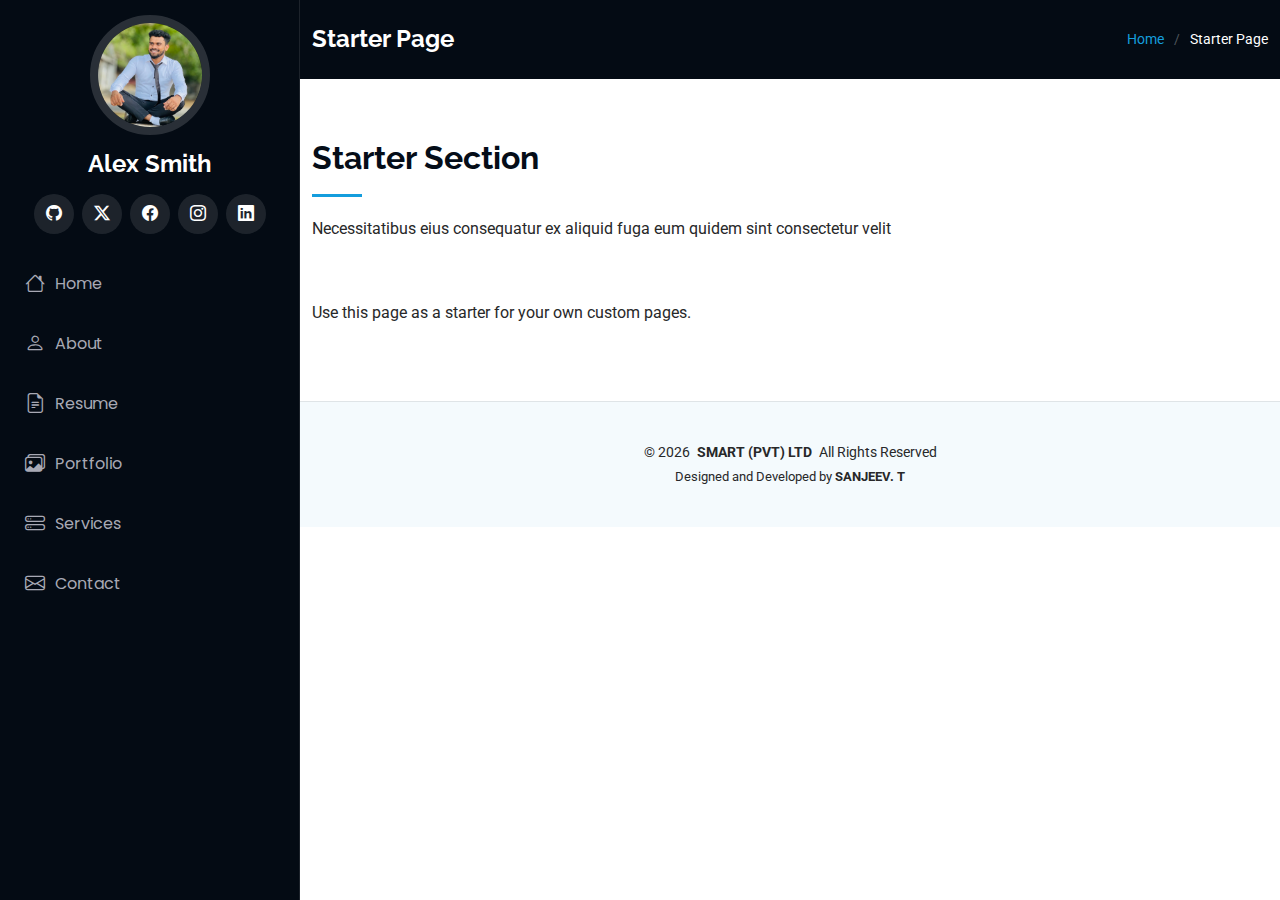
<file: starter-page.html>
<!DOCTYPE html>
<html lang="en">
  <head>
    <meta charset="utf-8" />
    <meta content="width=device-width, initial-scale=1.0" name="viewport" />
    <title>Starter Page - Sanjeev's Portfolio Website</title>
    <meta content="Sanjeev's Portfolio Website" name="description" />
    <meta content="Sanjeev's Portfolio Website" name="keywords" />

    <!-- Favicons -->
    <link href="assets/img/favicon.png" rel="icon" />
    <link href="assets/img/apple-touch-icon.png" rel="apple-touch-icon" />

    <!-- Fonts -->
    <link href="https://fonts.googleapis.com" rel="preconnect" />
    <link href="https://fonts.gstatic.com" rel="preconnect" crossorigin />
    <link
      href="https://fonts.googleapis.com/css2?family=Roboto:ital,wght@0,100;0,300;0,400;0,500;0,700;0,900;1,100;1,300;1,400;1,500;1,700;1,900&family=Poppins:ital,wght@0,100;0,200;0,300;0,400;0,500;0,600;0,700;0,800;0,900;1,100;1,200;1,300;1,400;1,500;1,600;1,700;1,800;1,900&family=Raleway:ital,wght@0,100;0,200;0,300;0,400;0,500;0,600;0,700;0,800;0,900;1,100;1,200;1,300;1,400;1,500;1,600;1,700;1,800;1,900&display=swap"
      rel="stylesheet"
    />

    <!-- Vendor CSS Files -->
    <link
      href="assets/vendor/bootstrap/css/bootstrap.min.css"
      rel="stylesheet"
    />
    <link
      href="assets/vendor/bootstrap-icons/bootstrap-icons.css"
      rel="stylesheet"
    />
    <link href="assets/vendor/aos/aos.css" rel="stylesheet" />
    <link
      href="assets/vendor/glightbox/css/glightbox.min.css"
      rel="stylesheet"
    />
    <link href="assets/vendor/swiper/swiper-bundle.min.css" rel="stylesheet" />

    <!-- Main CSS File -->
    <link href="assets/css/main.css" rel="stylesheet" />
  </head>

  <body class="starter-page-page">
    <header id="header" class="header dark-background d-flex flex-column">
      <i class="header-toggle d-xl-none bi bi-list"></i>

      <div class="profile-img">
        <img
          src="assets/img/my-profile.png"
          alt=""
          class="img-fluid rounded-circle"
        />
      </div>

      <a
        href="index.html"
        class="logo d-flex align-items-center justify-content-center"
      >
        <!-- Uncomment the line below if you also wish to use an image logo -->
        <!-- <img src="assets/img/logo.png" alt=""> -->
        <h1 class="sitename">Alex Smith</h1>
      </a>

      <div class="social-links text-center">
        <a
          href="https://github.com/sanjeev-thanarasa"
          class="github"
          target="_blank"
        >
          <i class="bi bi-github"></i
        ></a>
        <a
          href="https://x.com/sanjeev_1968?s=11"
          class="twitter"
          target="_blank"
        >
          <i class="bi bi-twitter-x"></i
        ></a>
        <a
          href="https://www.facebook.com/share/16R1j7Zc5a/?mibextid=wwXIfr"
          class="facebook"
          target="_blank"
          ><i class="bi bi-facebook"></i
        ></a>
        <a
          href="https://www.instagram.com/sanji_meenu?igsh=eHh5NjNlbjd1MmQx&utm_source=qr"
          class="instagram"
          target="_blank"
          ><i class="bi bi-instagram"></i
        ></a>
        <a
          href="https://www.linkedin.com/in/sanjeev-thanarasa-5624a21aa?utm_source=share&utm_campaign=share_via&utm_content=profile&utm_medium=ios_app"
          class="linkedin"
          target="_blank"
          ><i class="bi bi-linkedin"></i
        ></a>
      </div>

      <nav id="navmenu" class="navmenu">
        <ul>
          <li>
            <a href="#hero"><i class="bi bi-house navicon"></i>Home</a>
          </li>
          <li>
            <a href="#about"><i class="bi bi-person navicon"></i> About</a>
          </li>
          <li>
            <a href="#resume"
              ><i class="bi bi-file-earmark-text navicon"></i> Resume</a
            >
          </li>
          <li>
            <a href="#portfolio"
              ><i class="bi bi-images navicon"></i> Portfolio</a
            >
          </li>
          <li>
            <a href="#services"
              ><i class="bi bi-hdd-stack navicon"></i> Services</a
            >
          </li>
          <!-- <li class="dropdown">
            <a href="#"
              ><i class="bi bi-menu-button navicon"></i> <span>Dropdown</span>
              <i class="bi bi-chevron-down toggle-dropdown"></i
            ></a>
            <ul>
              <li><a href="#">Dropdown 1</a></li>
              <li class="dropdown">
                <a href="#"
                  ><span>Deep Dropdown</span>
                  <i class="bi bi-chevron-down toggle-dropdown"></i
                ></a>
                <ul>
                  <li><a href="#">Deep Dropdown 1</a></li>
                  <li><a href="#">Deep Dropdown 2</a></li>
                  <li><a href="#">Deep Dropdown 3</a></li>
                  <li><a href="#">Deep Dropdown 4</a></li>
                  <li><a href="#">Deep Dropdown 5</a></li>
                </ul>
              </li>
              <li><a href="#">Dropdown 2</a></li>
              <li><a href="#">Dropdown 3</a></li>
              <li><a href="#">Dropdown 4</a></li>
            </ul>
          </li> -->
          <li>
            <a href="#contact"
              ><i class="bi bi-envelope navicon"></i> Contact</a
            >
          </li>
        </ul>
      </nav>
    </header>

    <main class="main">
      <!-- Page Title -->
      <div class="page-title dark-background">
        <div
          class="container d-lg-flex justify-content-between align-items-center"
        >
          <h1 class="mb-2 mb-lg-0">Starter Page</h1>
          <nav class="breadcrumbs">
            <ol>
              <li><a href="index.html">Home</a></li>
              <li class="current">Starter Page</li>
            </ol>
          </nav>
        </div>
      </div>
      <!-- End Page Title -->

      <!-- Starter Section Section -->
      <section id="starter-section" class="starter-section section">
        <!-- Section Title -->
        <div class="container section-title" data-aos="fade-up">
          <h2>Starter Section</h2>
          <p>
            Necessitatibus eius consequatur ex aliquid fuga eum quidem sint
            consectetur velit
          </p>
        </div>
        <!-- End Section Title -->

        <div class="container" data-aos="fade-up">
          <p>Use this page as a starter for your own custom pages.</p>
        </div>
      </section>
      <!-- /Starter Section Section -->
    </main>

    <footer id="footer" class="footer position-relative light-background">
      <div class="container">
        <div class="copyright text-center">
          <p>
            © <span id="currentYear"></span>
            <strong class="px-1 sitename">SMART (PVT) LTD</strong>
            <span>All Rights Reserved</span>
          </p>
        </div>
        <div class="credits">
          Designed and Developed by <strong>SANJEEV. T</strong>
        </div>
      </div>
    </footer>

    <script>
      // Update copyright year
      document.getElementById("currentYear").textContent =
        new Date().getFullYear();
    </script>

    <!-- Scroll Top -->
    <a
      href="#"
      id="scroll-top"
      class="scroll-top d-flex align-items-center justify-content-center"
      ><i class="bi bi-arrow-up-short"></i
    ></a>

    <!-- Preloader -->
    <div id="preloader"></div>

    <!-- Vendor JS Files -->
    <script src="assets/vendor/bootstrap/js/bootstrap.bundle.min.js"></script>
    <script src="assets/vendor/php-email-form/validate.js"></script>
    <script src="assets/vendor/aos/aos.js"></script>
    <script src="assets/vendor/typed.js/typed.umd.js"></script>
    <script src="assets/vendor/purecounter/purecounter_vanilla.js"></script>
    <script src="assets/vendor/waypoints/noframework.waypoints.js"></script>
    <script src="assets/vendor/glightbox/js/glightbox.min.js"></script>
    <script src="assets/vendor/imagesloaded/imagesloaded.pkgd.min.js"></script>
    <script src="assets/vendor/isotope-layout/isotope.pkgd.min.js"></script>
    <script src="assets/vendor/swiper/swiper-bundle.min.js"></script>

    <!-- Main JS File -->
    <script src="assets/js/main.js"></script>
  </body>
</html>
</file>
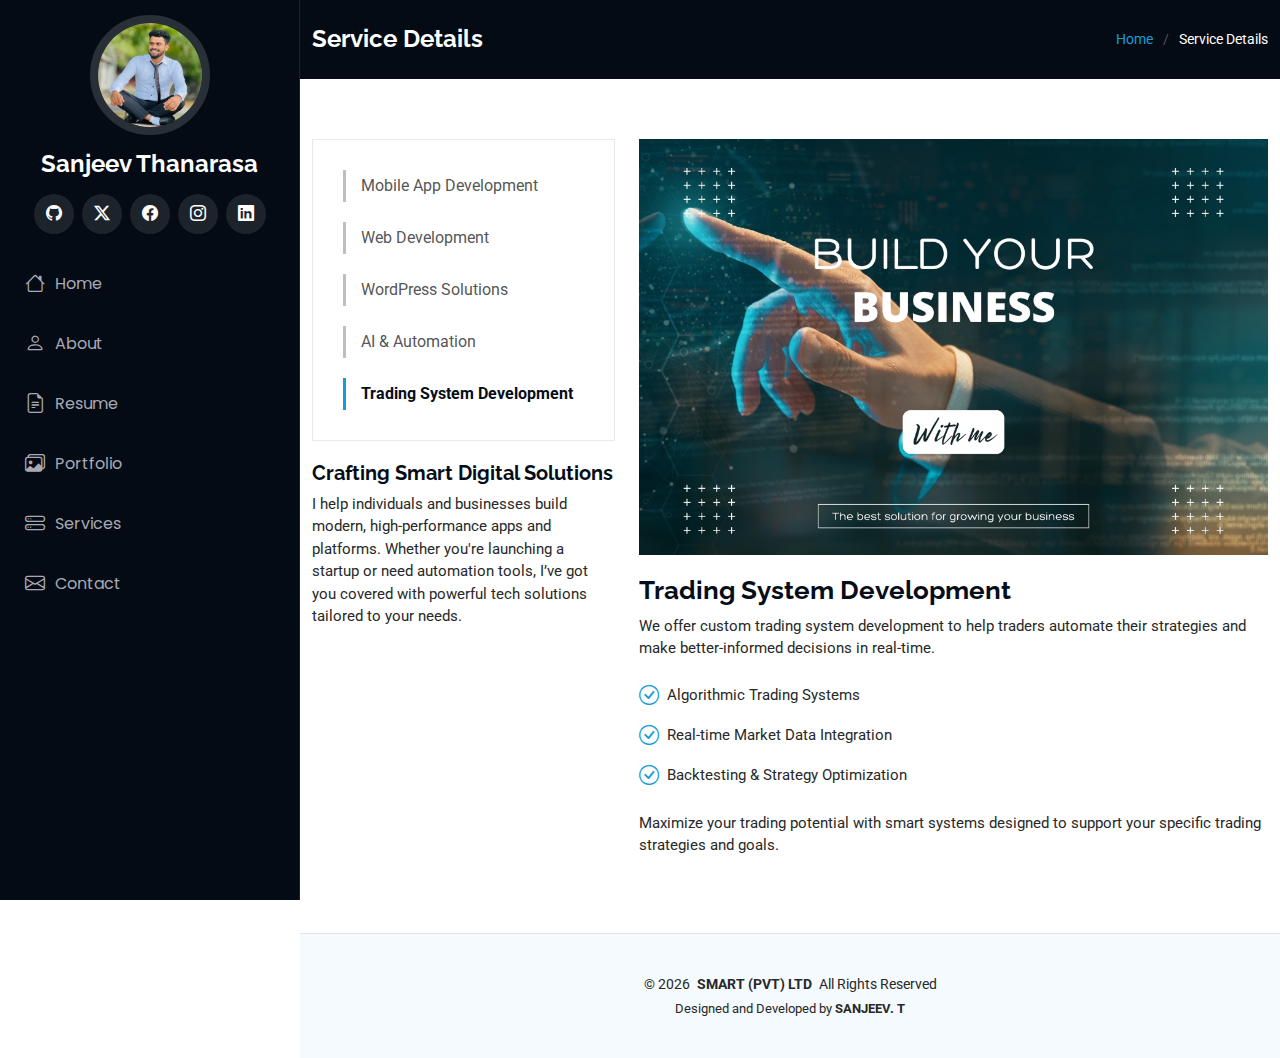
<file: Trading-service-details.html>
<!DOCTYPE html>
<html lang="en">
  <head>
    <meta charset="utf-8" />
    <meta content="width=device-width, initial-scale=1.0" name="viewport" />
    <title>Service Details - Sanjeev's Portfolio Website</title>
    <meta content="" name="description" />
    <meta content="" name="keywords" />

    <!-- Favicons -->
    <link href="assets/img/favicon.png" rel="icon" />
    <link href="assets/img/apple-touch-icon.png" rel="apple-touch-icon" />

    <!-- Fonts -->
    <link href="https://fonts.googleapis.com" rel="preconnect" />
    <link href="https://fonts.gstatic.com" rel="preconnect" crossorigin />
    <link
      href="https://fonts.googleapis.com/css2?family=Roboto:ital,wght@0,100;0,300;0,400;0,500;0,700;0,900;1,100;1,300;1,400;1,500;1,700;1,900&family=Poppins:ital,wght@0,100;0,200;0,300;0,400;0,500;0,600;0,700;0,800;0,900;1,100;1,200;1,300;1,400;1,500;1,600;1,700;1,800;1,900&family=Raleway:ital,wght@0,100;0,200;0,300;0,400;0,500;0,600;0,700;0,800;0,900;1,100;1,200;1,300;1,400;1,500;1,600;1,700;1,800;1,900&display=swap"
      rel="stylesheet"
    />

    <!-- Vendor CSS Files -->
    <link
      href="assets/vendor/bootstrap/css/bootstrap.min.css"
      rel="stylesheet"
    />
    <link
      href="assets/vendor/bootstrap-icons/bootstrap-icons.css"
      rel="stylesheet"
    />
    <link href="assets/vendor/aos/aos.css" rel="stylesheet" />
    <link
      href="assets/vendor/glightbox/css/glightbox.min.css"
      rel="stylesheet"
    />
    <link href="assets/vendor/swiper/swiper-bundle.min.css" rel="stylesheet" />

    <!-- Main CSS File -->
    <link href="assets/css/main.css" rel="stylesheet" />
  </head>

  <body class="service-details-page">
    <header id="header" class="header dark-background d-flex flex-column">
      <i class="header-toggle d-xl-none bi bi-list"></i>

      <div class="profile-img">
        <img
          src="assets/img/my-profile.png"
          alt=""
          class="img-fluid rounded-circle"
        />
      </div>

      <a
        href="index.html"
        class="logo d-flex align-items-center justify-content-center"
      >
        <h1 class="sitename">Sanjeev Thanarasa</h1>
      </a>

      <div class="social-links text-center">
        <a href="https://github.com/sanjeev-thanarasa"class="github" target="_blank"> <i class="bi bi-github"></i></a>
        <a href="https://x.com/sanjeev_1968?s=11" class="twitter" target="_blank"> <i class="bi bi-twitter-x"></i></a>
        <a href="https://www.facebook.com/share/16R1j7Zc5a/?mibextid=wwXIfr" class="facebook" target="_blank"><i class="bi bi-facebook"></i></a>
        <a href="https://www.instagram.com/sanji_meenu?igsh=eHh5NjNlbjd1MmQx&utm_source=qr" class="instagram" target="_blank"><i class="bi bi-instagram"></i></a>       
        <a href="https://www.linkedin.com/in/sanjeev-thanarasa-5624a21aa?utm_source=share&utm_campaign=share_via&utm_content=profile&utm_medium=ios_app" class="linkedin" target="_blank"><i class="bi bi-linkedin"></i></a>
      </div>

      <nav id="navmenu" class="navmenu">
        <ul>
          <li>
            <a href="index.html#hero""
              ><i class="bi bi-house navicon"></i>Home</a
            >
          </li>
          <li>
            <a href="index.html#about"><i class="bi bi-person navicon"></i> About</a>
          </li>
          <li>
            <a href="index.html#resume"
              ><i class="bi bi-file-earmark-text navicon"></i> Resume</a
            >
          </li>
          <li>
            <a href="index.html#portfolio"
              ><i class="bi bi-images navicon"></i> Portfolio</a
            >
          </li>
          <li>
            <a href="index.html#services"
              ><i class="bi bi-hdd-stack navicon"></i> Services</a
            >
          </li>

          <li>
            <a href="index.html#contact"
              ><i class="bi bi-envelope navicon"></i> Contact</a
            >
          </li>
        </ul>
      </nav>

    </header>

    <main class="main">
      <!-- Page Title -->
      <div class="page-title dark-background">
        <div
          class="container d-lg-flex justify-content-between align-items-center"
        >
          <h1 class="mb-2 mb-lg-0">Service Details</h1>
          <nav class="breadcrumbs">
            <ol>
              <li><a href="index.html">Home</a></li>
              <li class="current">Service Details</li>
            </ol>
          </nav>
        </div>
      </div>
      <!-- End Page Title -->

      <!-- Service Details Section -->
      <section id="service-details" class="service-details section">
        <div class="container">
          <div class="row gy-4">
            <div class="col-lg-4" data-aos="fade-up" data-aos-delay="100">
              <div class="services-list">
                <a href="service-details.html">Mobile App Development</a>
                <a href="WEB-service-details.html">Web Development</a>
                <a href="Wordpress-service-details.html">WordPress Solutions</a>
                <a href="AI-service-details.html">AI & Automation</a>
                <a href="#" class="active">Trading System Development</a>
              </div>
              <h4>Crafting Smart Digital Solutions</h4>
              <p>
                I help individuals and businesses build modern, high-performance
                apps and platforms. Whether you're launching a startup or need
                automation tools, I’ve got you covered with powerful tech
                solutions tailored to your needs.
              </p>
            </div>

            <div class="col-lg-8" data-aos="fade-up" data-aos-delay="200">
              <img
                src="assets/img/services.jpg"
                alt="Service Image"
                class="img-fluid services-img"
              />
              <h3>Trading System Development</h3>
              <p>
                We offer custom trading system development to help traders automate their strategies and make better-informed decisions in real-time.
              </p>
              <ul>
                <li><i class="bi bi-check-circle"></i> Algorithmic Trading Systems</li>
                <li><i class="bi bi-check-circle"></i> Real-time Market Data Integration</li>
                <li><i class="bi bi-check-circle"></i> Backtesting & Strategy Optimization</li>
              </ul>
              <p>
                Maximize your trading potential with smart systems designed to support your specific trading strategies and goals.
              </p>
            </div>
          </div>
        </div>
      </section>

      <!-- ---------------------------------- -->

      <!-- /Service Details Section -->
    </main>

    <footer id="footer" class="footer position-relative light-background">
      <div class="container">
        <div class="copyright text-center">
          <p>
            © <span id="currentYear"></span>
            <strong class="px-1 sitename">SMART (PVT) LTD</strong>
            <span>All Rights Reserved</span>
          </p>
        </div>
        <div class="credits">
          Designed and Developed by <strong>SANJEEV. T</strong>
        </div>
      </div>
    </footer>

    <script>
      // Update copyright year
      document.getElementById("currentYear").textContent =
        new Date().getFullYear();
    </script>

    <!-- Scroll Top -->
    <a
      href="#"
      id="scroll-top"
      class="scroll-top d-flex align-items-center justify-content-center"
      ><i class="bi bi-arrow-up-short"></i
    ></a>

    <!-- Preloader -->
    <div id="preloader"></div>

    <!-- Vendor JS Files -->
    <script src="assets/vendor/bootstrap/js/bootstrap.bundle.min.js"></script>
    <script src="assets/vendor/php-email-form/validate.js"></script>
    <script src="assets/vendor/aos/aos.js"></script>
    <script src="assets/vendor/typed.js/typed.umd.js"></script>
    <script src="assets/vendor/purecounter/purecounter_vanilla.js"></script>
    <script src="assets/vendor/waypoints/noframework.waypoints.js"></script>
    <script src="assets/vendor/glightbox/js/glightbox.min.js"></script>
    <script src="assets/vendor/imagesloaded/imagesloaded.pkgd.min.js"></script>
    <script src="assets/vendor/isotope-layout/isotope.pkgd.min.js"></script>
    <script src="assets/vendor/swiper/swiper-bundle.min.js"></script>

    <!-- Main JS File -->
    <script src="assets/js/main.js"></script>
  </body>
</html>
</file>
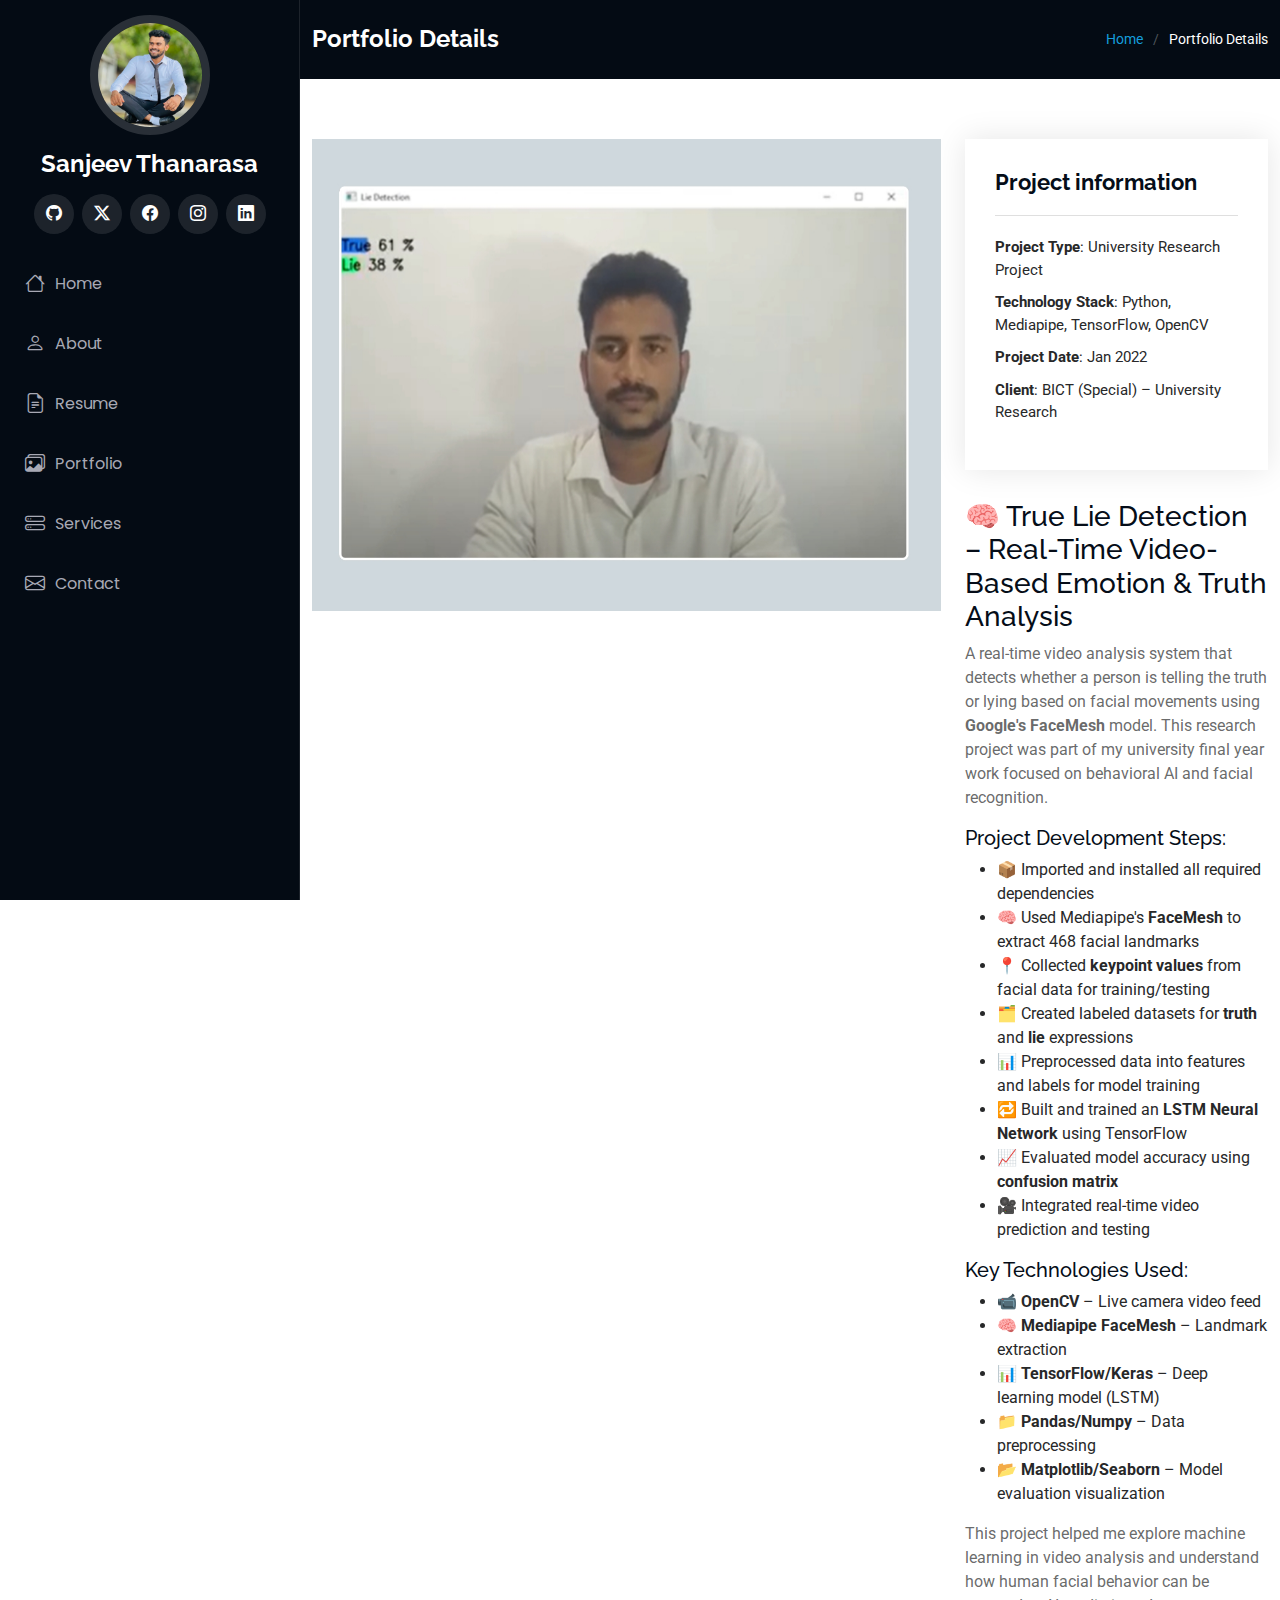
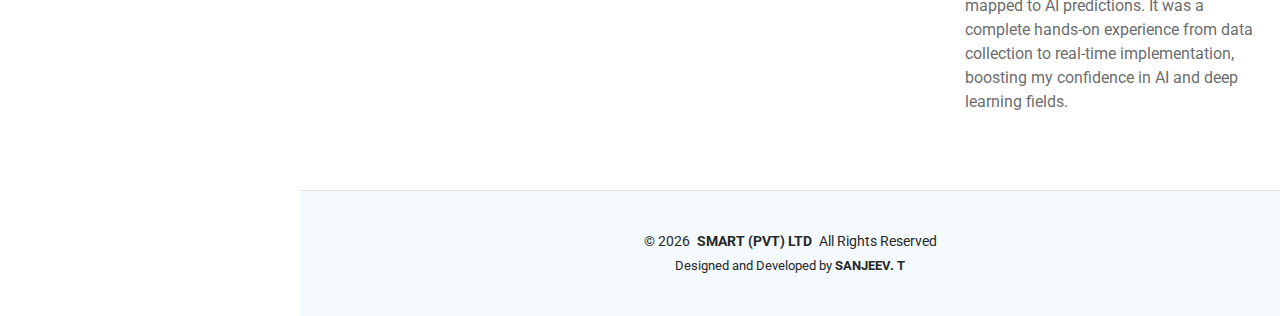
<file: truelie-details.html>
<!DOCTYPE html>
<html lang="en">
  <head>
    <meta charset="utf-8" />
    <meta content="width=device-width, initial-scale=1.0" name="viewport" />
    <title>Portfolio Details - Sanjeev Thanarasa</title>
    <meta
      content="Portfolio project - CGPA Calculator by Sanjeev Thanarasa"
      name="description"
    />
    <meta
      content="Sanjeev Thanarasa, CGPA App, Flutter App, Developer Portfolio"
      name="keywords"
    />

    <!-- Favicons -->
    <link href="assets/img/favicon.png" rel="icon" />
    <link href="assets/img/apple-touch-icon.png" rel="apple-touch-icon" />

    <!-- Fonts -->
    <link href="https://fonts.googleapis.com" rel="preconnect" />
    <link href="https://fonts.gstatic.com" rel="preconnect" crossorigin />
    <link
      href="https://fonts.googleapis.com/css2?family=Roboto:ital,wght@0,100;0,300;0,400;0,500;0,700;0,900;1,100;1,300;1,400;1,500;1,700;1,900&family=Poppins:ital,wght@0,100;0,200;0,300;0,400;0,500;0,600;0,700;0,800;0,900;1,100;1,200;1,300;1,400;1,500;1,600;1,700;1,800;1,900&family=Raleway:ital,wght@0,100;0,200;0,300;0,400;0,500;0,600;0,700;0,800;0,900;1,100;1,200;1,300;1,400;1,500;1,600;1,700;1,800;1,900&display=swap"
      rel="stylesheet"
    />

    <!-- Vendor CSS Files -->
    <link
      href="assets/vendor/bootstrap/css/bootstrap.min.css"
      rel="stylesheet"
    />
    <link
      href="assets/vendor/bootstrap-icons/bootstrap-icons.css"
      rel="stylesheet"
    />
    <link href="assets/vendor/aos/aos.css" rel="stylesheet" />
    <link
      href="assets/vendor/glightbox/css/glightbox.min.css"
      rel="stylesheet"
    />
    <link href="assets/vendor/swiper/swiper-bundle.min.css" rel="stylesheet" />

    <!-- Main CSS File -->
    <link href="assets/css/main.css" rel="stylesheet" />
  </head>

  <body class="portfolio-details-page">
    <header id="header" class="header dark-background d-flex flex-column">
      <i class="header-toggle d-xl-none bi bi-list"></i>
      <i class="header-toggle d-xl-none bi bi-list" id="navToggle"></i>

      <div class="profile-img">
        <img
          src="assets/img/my-profile.png"
          alt=""
          class="img-fluid rounded-circle"
        />
      </div>

      <a
        href="index.html"
        class="logo d-flex align-items-center justify-content-center"
      >
        <h1 class="sitename">Sanjeev Thanarasa</h1>
      </a>

      <div class="social-links text-center">
        <a href="https://github.com/sanjeev-thanarasa"class="github" target="_blank"> <i class="bi bi-github"></i></a>
        <a href="https://x.com/sanjeev_1968?s=11" class="twitter" target="_blank"> <i class="bi bi-twitter-x"></i></a>
        <a href="https://www.facebook.com/share/16R1j7Zc5a/?mibextid=wwXIfr" class="facebook" target="_blank"><i class="bi bi-facebook"></i></a>
        <a href="https://www.instagram.com/sanji_meenu?igsh=eHh5NjNlbjd1MmQx&utm_source=qr" class="instagram" target="_blank"><i class="bi bi-instagram"></i></a>       
        <a href="https://www.linkedin.com/in/sanjeev-thanarasa-5624a21aa?utm_source=share&utm_campaign=share_via&utm_content=profile&utm_medium=ios_app" class="linkedin" target="_blank"><i class="bi bi-linkedin"></i></a>
      </div>

      <nav id="navmenu" class="navmenu">
        <ul>
          <li>
            <a href="index.html#hero""
              ><i class="bi bi-house navicon"></i>Home</a
            >
          </li>
          <li>
            <a href="index.html#about"><i class="bi bi-person navicon"></i> About</a>
          </li>
          <li>
            <a href="index.html#resume"
              ><i class="bi bi-file-earmark-text navicon"></i> Resume</a
            >
          </li>
          <li>
            <a href="index.html#portfolio"
              ><i class="bi bi-images navicon"></i> Portfolio</a
            >
          </li>
          <li>
            <a href="index.html#services"
              ><i class="bi bi-hdd-stack navicon"></i> Services</a
            >
          </li>

          <li>
            <a href="index.html#contact"
              ><i class="bi bi-envelope navicon"></i> Contact</a
            >
          </li>
        </ul>
      </nav>
    </header>

    <main class="main">
      <!-- Page Title -->
      <div class="page-title dark-background">
        <div
          class="container d-lg-flex justify-content-between align-items-center"
        >
          <h1 class="mb-2 mb-lg-0">Portfolio Details</h1>
          <nav class="breadcrumbs">
            <ol>
              <li><a href="index.html">Home</a></li>
              <li class="current">Portfolio Details</li>
            </ol>
          </nav>
        </div>
      </div>
      <!-- End Page Title -->

      <!-- Portfolio Details Section -->
      <section id="portfolio-details" class="portfolio-details section">
        <div class="container" data-aos="fade-up" data-aos-delay="100">
          <div class="row gy-4">
            <div class="col-lg-8">
              <div class="portfolio-details-slider swiper init-swiper">
                <script type="application/json" class="swiper-config">
                  {
                    "loop": true,
                    "speed": 600,
                    "autoplay": {
                      "delay": 5000
                    },
                    "slidesPerView": "auto",
                    "pagination": {
                      "el": ".swiper-pagination",
                      "type": "bullets",
                      "clickable": true
                    }
                  }
                </script>

                <div class="swiper-wrapper align-items-center">
                  <div class="swiper-slide">
                    <img
                      src="assets/img/portfolio/true-lie-detection.jpg"
                      alt=""
                    />
                  </div>
                </div>
                <div class="swiper-pagination"></div>
              </div>
            </div>

            <!-- Project Details  -->

            <div class="col-lg-4">
              <div
                class="portfolio-info"
                data-aos="fade-up"
                data-aos-delay="200"
              >
                <h3>Project information</h3>
                <ul>
                  <li><strong>Project Type</strong>: University Research Project</li>
                  <li><strong>Technology Stack</strong>: Python, Mediapipe, TensorFlow, OpenCV</li>
                  <li><strong>Project Date</strong>: Jan 2022</li>
                  <li><strong>Client</strong>: BICT (Special) – University Research</li>
                </ul>
              </div>
              <div
                class="portfolio-description"
                data-aos="fade-up"
                data-aos-delay="300"
              >
                <h3>🧠 True Lie Detection – Real-Time Video-Based Emotion & Truth Analysis</h3>
                <div class="admin-panel-description">
                  
                  <p>
                    A real-time video analysis system that detects whether a person is telling the truth or lying based on facial movements using <strong>Google's FaceMesh</strong> model. This research project was part of my university final year work focused on behavioral AI and facial recognition.
                  </p>
            
                  <h5>Project Development Steps:</h5>
                  <ul>
                    <li>📦 Imported and installed all required dependencies</li>
                    <li>🧠 Used Mediapipe's <strong>FaceMesh</strong> to extract 468 facial landmarks</li>
                    <li>📍 Collected <strong>keypoint values</strong> from facial data for training/testing</li>
                    <li>🗂️ Created labeled datasets for <strong>truth</strong> and <strong>lie</strong> expressions</li>
                    <li>📊 Preprocessed data into features and labels for model training</li>
                    <li>🔁 Built and trained an <strong>LSTM Neural Network</strong> using TensorFlow</li>
                    <li>📈 Evaluated model accuracy using <strong>confusion matrix</strong></li>
                    <li>🎥 Integrated real-time video prediction and testing</li>
                  </ul>
            
                  <h5>Key Technologies Used:</h5>
                  <ul>
                    <li>📹 <strong>OpenCV</strong> – Live camera video feed</li>
                    <li>🧠 <strong>Mediapipe FaceMesh</strong> – Landmark extraction</li>
                    <li>📊 <strong>TensorFlow/Keras</strong> – Deep learning model (LSTM)</li>
                    <li>📁 <strong>Pandas/Numpy</strong> – Data preprocessing</li>
                    <li>📂 <strong>Matplotlib/Seaborn</strong> – Model evaluation visualization</li>
                  </ul>
            
                  <p>
                    This project helped me explore machine learning in video analysis and understand how human facial behavior can be mapped to AI predictions. It was a complete hands-on experience from data collection to real-time implementation, boosting my confidence in AI and deep learning fields.
                  </p>
                </div>
              </div>
            </div>
            





            
            
          </div>
        </div>
      </section>
      <!-- /Portfolio Details Section -->
    </main>

    <footer id="footer" class="footer position-relative light-background">
      <div class="container">
        <div class="copyright text-center">
          <p>
            © <span id="currentYear"></span>
            <strong class="px-1 sitename">SMART (PVT) LTD</strong>
            <span>All Rights Reserved</span>
          </p>
        </div>
        <div class="credits">
          Designed and Developed by <strong>SANJEEV. T</strong>
        </div>
      </div>
    </footer>

    <script>
      // Update copyright year
      document.getElementById("currentYear").textContent =
        new Date().getFullYear();
    </script>

    <!-- Scroll Top -->
    <a
      href="#"
      id="scroll-top"
      class="scroll-top d-flex align-items-center justify-content-center"
      ><i class="bi bi-arrow-up-short"></i
    ></a>

    <!-- Preloader -->
    <div id="preloader"></div>

    <!-- Vendor JS Files -->
    <script src="assets/vendor/bootstrap/js/bootstrap.bundle.min.js"></script>
    <script src="assets/vendor/php-email-form/validate.js"></script>
    <script src="assets/vendor/aos/aos.js"></script>
    <script src="assets/vendor/typed.js/typed.umd.js"></script>
    <script src="assets/vendor/purecounter/purecounter_vanilla.js"></script>
    <script src="assets/vendor/waypoints/noframework.waypoints.js"></script>
    <script src="assets/vendor/glightbox/js/glightbox.min.js"></script>
    <script src="assets/vendor/imagesloaded/imagesloaded.pkgd.min.js"></script>
    <script src="assets/vendor/isotope-layout/isotope.pkgd.min.js"></script>
    <script src="assets/vendor/swiper/swiper-bundle.min.js"></script>

    <!-- Main JS File -->
    <script src="assets/js/main.js"></script>
  </body>
</html>
</file>
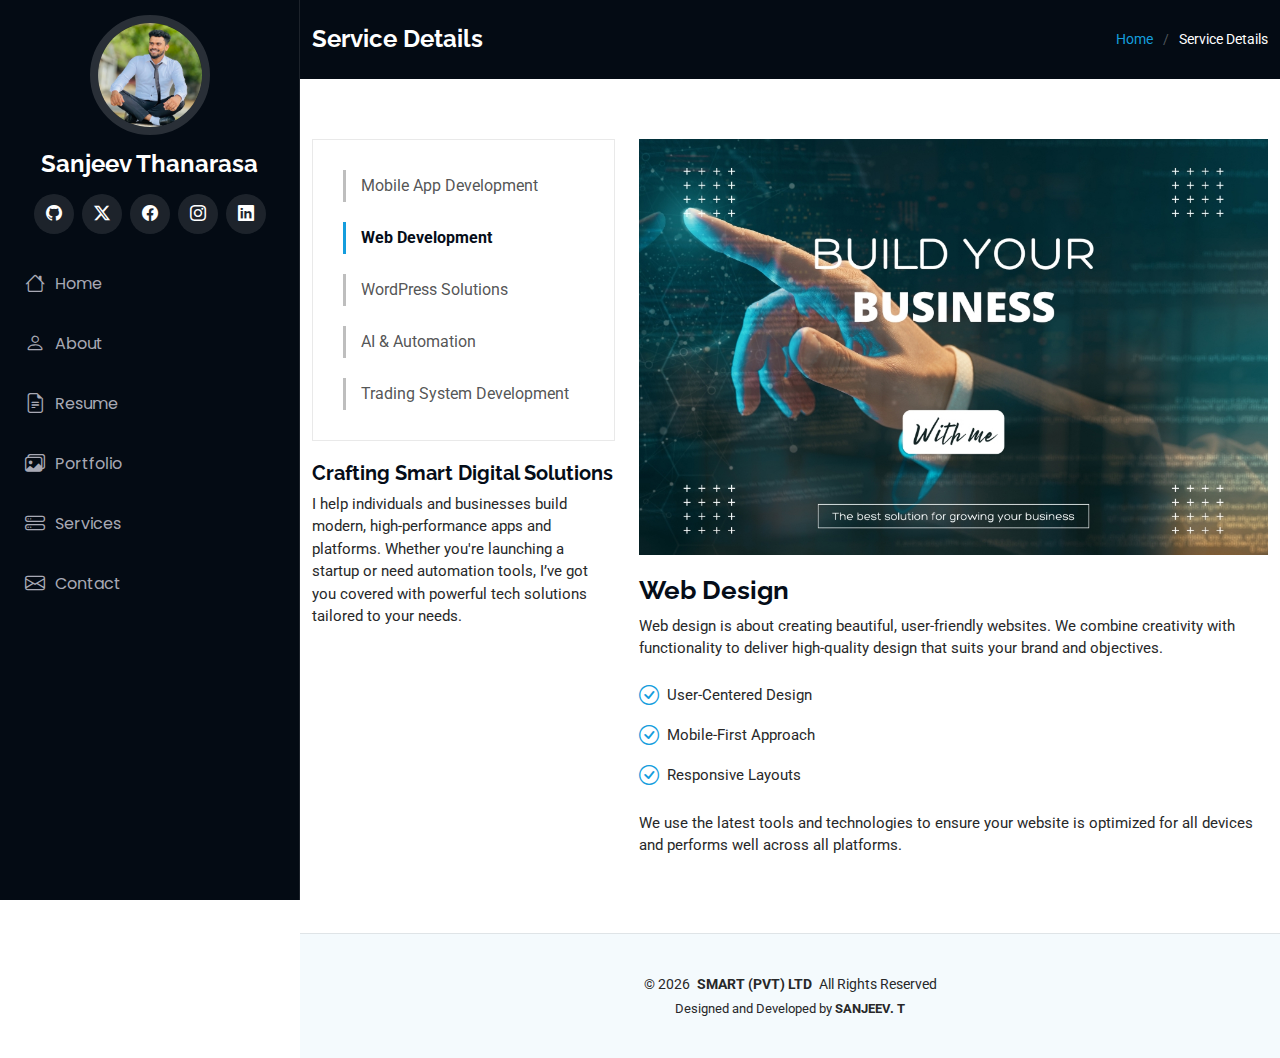
<file: WEB-service-details.html>
<!DOCTYPE html>
<html lang="en">
  <head>
    <meta charset="utf-8" />
    <meta content="width=device-width, initial-scale=1.0" name="viewport" />
    <title>Service Details - Sanjeev's Portfolio Website</title>
    <meta content="" name="description" />
    <meta content="" name="keywords" />

    <!-- Favicons -->
    <link href="assets/img/favicon.png" rel="icon" />
    <link href="assets/img/apple-touch-icon.png" rel="apple-touch-icon" />

    <!-- Fonts -->
    <link href="https://fonts.googleapis.com" rel="preconnect" />
    <link href="https://fonts.gstatic.com" rel="preconnect" crossorigin />
    <link
      href="https://fonts.googleapis.com/css2?family=Roboto:ital,wght@0,100;0,300;0,400;0,500;0,700;0,900;1,100;1,300;1,400;1,500;1,700;1,900&family=Poppins:ital,wght@0,100;0,200;0,300;0,400;0,500;0,600;0,700;0,800;0,900;1,100;1,200;1,300;1,400;1,500;1,600;1,700;1,800;1,900&family=Raleway:ital,wght@0,100;0,200;0,300;0,400;0,500;0,600;0,700;0,800;0,900;1,100;1,200;1,300;1,400;1,500;1,600;1,700;1,800;1,900&display=swap"
      rel="stylesheet"
    />

    <!-- Vendor CSS Files -->
    <link
      href="assets/vendor/bootstrap/css/bootstrap.min.css"
      rel="stylesheet"
    />
    <link
      href="assets/vendor/bootstrap-icons/bootstrap-icons.css"
      rel="stylesheet"
    />
    <link href="assets/vendor/aos/aos.css" rel="stylesheet" />
    <link
      href="assets/vendor/glightbox/css/glightbox.min.css"
      rel="stylesheet"
    />
    <link href="assets/vendor/swiper/swiper-bundle.min.css" rel="stylesheet" />

    <!-- Main CSS File -->
    <link href="assets/css/main.css" rel="stylesheet" />
  </head>

  <body class="service-details-page">
    <header id="header" class="header dark-background d-flex flex-column">
      <i class="header-toggle d-xl-none bi bi-list"></i>

      <div class="profile-img">
        <img
          src="assets/img/my-profile.png"
          alt=""
          class="img-fluid rounded-circle"
        />
      </div>

      <a
        href="index.html"
        class="logo d-flex align-items-center justify-content-center"
      >
        <h1 class="sitename">Sanjeev Thanarasa</h1>
      </a>

      <div class="social-links text-center">
        <a href="https://github.com/sanjeev-thanarasa"class="github" target="_blank"> <i class="bi bi-github"></i></a>
        <a href="https://x.com/sanjeev_1968?s=11" class="twitter" target="_blank"> <i class="bi bi-twitter-x"></i></a>
        <a href="https://www.facebook.com/share/16R1j7Zc5a/?mibextid=wwXIfr" class="facebook" target="_blank"><i class="bi bi-facebook"></i></a>
        <a href="https://www.instagram.com/sanji_meenu?igsh=eHh5NjNlbjd1MmQx&utm_source=qr" class="instagram" target="_blank"><i class="bi bi-instagram"></i></a>       
        <a href="https://www.linkedin.com/in/sanjeev-thanarasa-5624a21aa?utm_source=share&utm_campaign=share_via&utm_content=profile&utm_medium=ios_app" class="linkedin" target="_blank"><i class="bi bi-linkedin"></i></a>
      </div>

      <nav id="navmenu" class="navmenu">
        <ul>
          <li>
            <a href="index.html#hero""
              ><i class="bi bi-house navicon"></i>Home</a
            >
          </li>
          <li>
            <a href="index.html#about"><i class="bi bi-person navicon"></i> About</a>
          </li>
          <li>
            <a href="index.html#resume"
              ><i class="bi bi-file-earmark-text navicon"></i> Resume</a
            >
          </li>
          <li>
            <a href="index.html#portfolio"
              ><i class="bi bi-images navicon"></i> Portfolio</a
            >
          </li>
          <li>
            <a href="index.html#services"
              ><i class="bi bi-hdd-stack navicon"></i> Services</a
            >
          </li>

          <li>
            <a href="index.html#contact"
              ><i class="bi bi-envelope navicon"></i> Contact</a
            >
          </li>
        </ul>
      </nav>

    </header>

    <main class="main">
      <!-- Page Title -->
      <div class="page-title dark-background">
        <div
          class="container d-lg-flex justify-content-between align-items-center"
        >
          <h1 class="mb-2 mb-lg-0">Service Details</h1>
          <nav class="breadcrumbs">
            <ol>
              <li><a href="index.html">Home</a></li>
              <li class="current">Service Details</li>
            </ol>
          </nav>
        </div>
      </div>
      <!-- End Page Title -->

      <!-- Service Details Section -->
      <section id="service-details" class="service-details section">
        <div class="container">
          <div class="row gy-4">
            <div class="col-lg-4" data-aos="fade-up" data-aos-delay="100">
              <div class="services-list">
                <a href="service-details.html">Mobile App Development</a>
                <a href="#" class="active">Web Development</a>
                <a href="Wordpress-service-details.html">WordPress Solutions</a>
                <a href="AI-service-details.html">AI & Automation</a>
                <a href="Trading-service-details.html">Trading System Development</a>
              </div>
              <h4>Crafting Smart Digital Solutions</h4>
              <p>
                I help individuals and businesses build modern, high-performance
                apps and platforms. Whether you're launching a startup or need
                automation tools, I’ve got you covered with powerful tech
                solutions tailored to your needs.
              </p>
            </div>

            <div class="col-lg-8" data-aos="fade-up" data-aos-delay="200">
              <img
                src="assets/img/services.jpg"
                alt="Service Image"
                class="img-fluid services-img"
              />
              <h3>Web Design</h3>
        <p>
          Web design is about creating beautiful, user-friendly websites. We combine creativity with functionality to deliver high-quality design that suits your brand and objectives.
        </p>
        <ul>
          <li><i class="bi bi-check-circle"></i> User-Centered Design</li>
          <li><i class="bi bi-check-circle"></i> Mobile-First Approach</li>
          <li><i class="bi bi-check-circle"></i> Responsive Layouts</li>
        </ul>
        <p>
          We use the latest tools and technologies to ensure your website is optimized for all devices and performs well across all platforms.
        </p>
            </div>
          </div>
        </div>
      </section>

      <!-- ---------------------------------- -->

      <!-- /Service Details Section -->
    </main>

    <footer id="footer" class="footer position-relative light-background">
      <div class="container">
        <div class="copyright text-center">
          <p>
            © <span id="currentYear"></span>
            <strong class="px-1 sitename">SMART (PVT) LTD</strong>
            <span>All Rights Reserved</span>
          </p>
        </div>
        <div class="credits">
          Designed and Developed by <strong>SANJEEV. T</strong>
        </div>
      </div>
    </footer>

    <script>
      // Update copyright year
      document.getElementById("currentYear").textContent =
        new Date().getFullYear();
    </script>

    <!-- Scroll Top -->
    <a
      href="#"
      id="scroll-top"
      class="scroll-top d-flex align-items-center justify-content-center"
      ><i class="bi bi-arrow-up-short"></i
    ></a>

    <!-- Preloader -->
    <div id="preloader"></div>

    <!-- Vendor JS Files -->
    <script src="assets/vendor/bootstrap/js/bootstrap.bundle.min.js"></script>
    <script src="assets/vendor/php-email-form/validate.js"></script>
    <script src="assets/vendor/aos/aos.js"></script>
    <script src="assets/vendor/typed.js/typed.umd.js"></script>
    <script src="assets/vendor/purecounter/purecounter_vanilla.js"></script>
    <script src="assets/vendor/waypoints/noframework.waypoints.js"></script>
    <script src="assets/vendor/glightbox/js/glightbox.min.js"></script>
    <script src="assets/vendor/imagesloaded/imagesloaded.pkgd.min.js"></script>
    <script src="assets/vendor/isotope-layout/isotope.pkgd.min.js"></script>
    <script src="assets/vendor/swiper/swiper-bundle.min.js"></script>

    <!-- Main JS File -->
    <script src="assets/js/main.js"></script>
  </body>
</html>
</file>
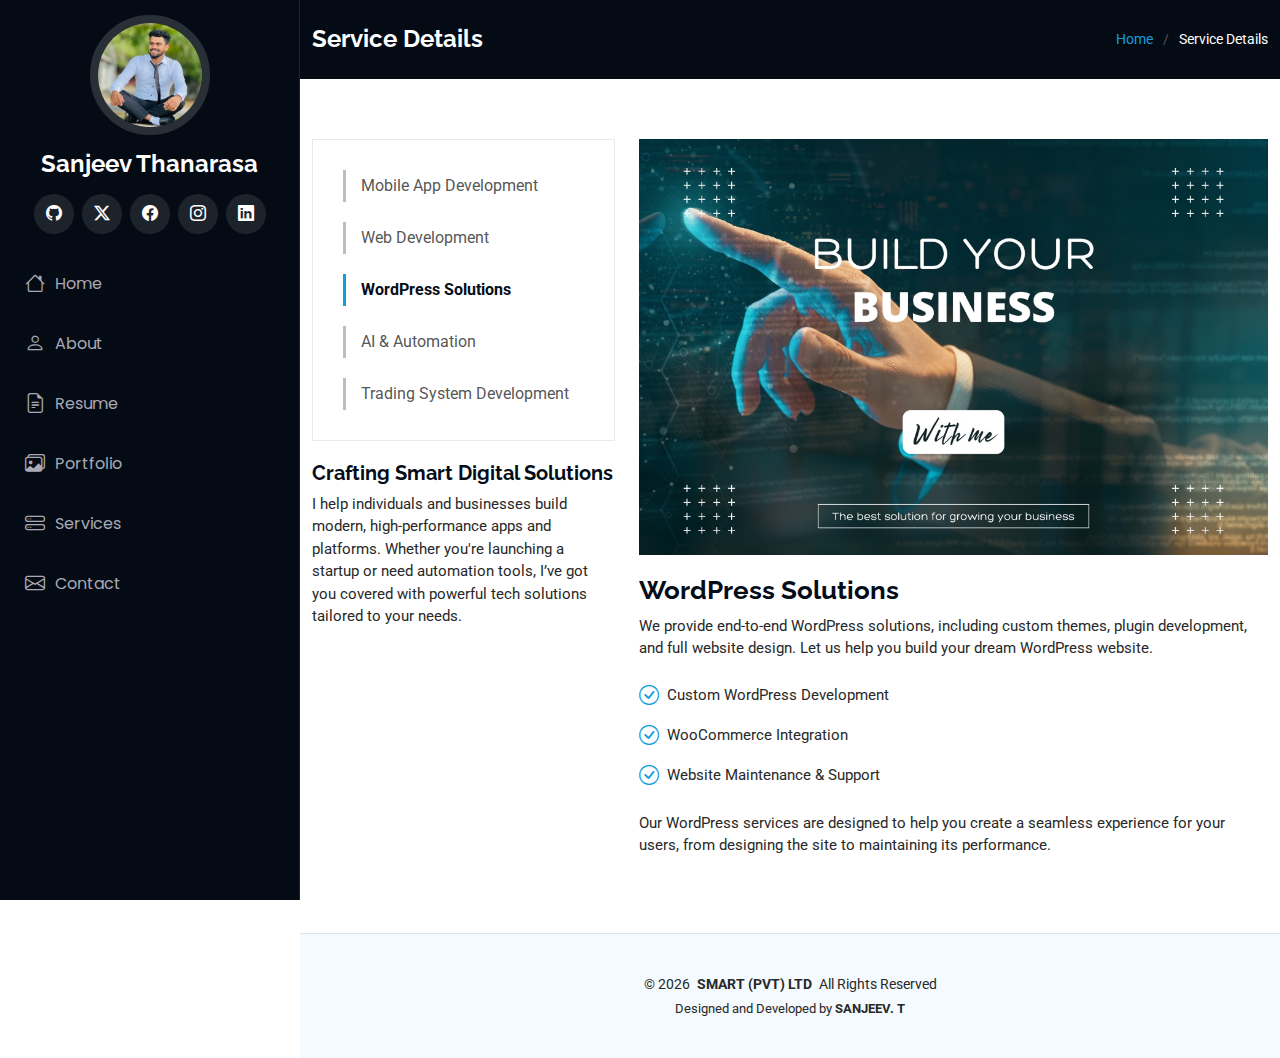
<file: Wordpress-service-details.html>
<!DOCTYPE html>
<html lang="en">
  <head>
    <meta charset="utf-8" />
    <meta content="width=device-width, initial-scale=1.0" name="viewport" />
    <title>Service Details - Sanjeev's Portfolio Website</title>
    <meta content="" name="description" />
    <meta content="" name="keywords" />

    <!-- Favicons -->
    <link href="assets/img/favicon.png" rel="icon" />
    <link href="assets/img/apple-touch-icon.png" rel="apple-touch-icon" />

    <!-- Fonts -->
    <link href="https://fonts.googleapis.com" rel="preconnect" />
    <link href="https://fonts.gstatic.com" rel="preconnect" crossorigin />
    <link
      href="https://fonts.googleapis.com/css2?family=Roboto:ital,wght@0,100;0,300;0,400;0,500;0,700;0,900;1,100;1,300;1,400;1,500;1,700;1,900&family=Poppins:ital,wght@0,100;0,200;0,300;0,400;0,500;0,600;0,700;0,800;0,900;1,100;1,200;1,300;1,400;1,500;1,600;1,700;1,800;1,900&family=Raleway:ital,wght@0,100;0,200;0,300;0,400;0,500;0,600;0,700;0,800;0,900;1,100;1,200;1,300;1,400;1,500;1,600;1,700;1,800;1,900&display=swap"
      rel="stylesheet"
    />

    <!-- Vendor CSS Files -->
    <link
      href="assets/vendor/bootstrap/css/bootstrap.min.css"
      rel="stylesheet"
    />
    <link
      href="assets/vendor/bootstrap-icons/bootstrap-icons.css"
      rel="stylesheet"
    />
    <link href="assets/vendor/aos/aos.css" rel="stylesheet" />
    <link
      href="assets/vendor/glightbox/css/glightbox.min.css"
      rel="stylesheet"
    />
    <link href="assets/vendor/swiper/swiper-bundle.min.css" rel="stylesheet" />

    <!-- Main CSS File -->
    <link href="assets/css/main.css" rel="stylesheet" />
  </head>

  <body class="service-details-page">
    <header id="header" class="header dark-background d-flex flex-column">
      <i class="header-toggle d-xl-none bi bi-list"></i>

      <div class="profile-img">
        <img
          src="assets/img/my-profile.png"
          alt=""
          class="img-fluid rounded-circle"
        />
      </div>

      <a
        href="index.html"
        class="logo d-flex align-items-center justify-content-center"
      >
        <h1 class="sitename">Sanjeev Thanarasa</h1>
      </a>

      <div class="social-links text-center">
        <a href="https://github.com/sanjeev-thanarasa"class="github" target="_blank"> <i class="bi bi-github"></i></a>
        <a href="https://x.com/sanjeev_1968?s=11" class="twitter" target="_blank"> <i class="bi bi-twitter-x"></i></a>
        <a href="https://www.facebook.com/share/16R1j7Zc5a/?mibextid=wwXIfr" class="facebook" target="_blank"><i class="bi bi-facebook"></i></a>
        <a href="https://www.instagram.com/sanji_meenu?igsh=eHh5NjNlbjd1MmQx&utm_source=qr" class="instagram" target="_blank"><i class="bi bi-instagram"></i></a>       
        <a href="https://www.linkedin.com/in/sanjeev-thanarasa-5624a21aa?utm_source=share&utm_campaign=share_via&utm_content=profile&utm_medium=ios_app" class="linkedin" target="_blank"><i class="bi bi-linkedin"></i></a>
      </div>

      <nav id="navmenu" class="navmenu">
        <ul>
          <li>
            <a href="index.html#hero""
              ><i class="bi bi-house navicon"></i>Home</a
            >
          </li>
          <li>
            <a href="index.html#about"><i class="bi bi-person navicon"></i> About</a>
          </li>
          <li>
            <a href="index.html#resume"
              ><i class="bi bi-file-earmark-text navicon"></i> Resume</a
            >
          </li>
          <li>
            <a href="index.html#portfolio"
              ><i class="bi bi-images navicon"></i> Portfolio</a
            >
          </li>
          <li>
            <a href="index.html#services"
              ><i class="bi bi-hdd-stack navicon"></i> Services</a
            >
          </li>

          <li>
            <a href="index.html#contact"
              ><i class="bi bi-envelope navicon"></i> Contact</a
            >
          </li>
        </ul>
      </nav>

    </header>

    <main class="main">
      <!-- Page Title -->
      <div class="page-title dark-background">
        <div
          class="container d-lg-flex justify-content-between align-items-center"
        >
          <h1 class="mb-2 mb-lg-0">Service Details</h1>
          <nav class="breadcrumbs">
            <ol>
              <li><a href="index.html">Home</a></li>
              <li class="current">Service Details</li>
            </ol>
          </nav>
        </div>
      </div>
      <!-- End Page Title -->

      <!-- Service Details Section -->
      <section id="service-details" class="service-details section">
        <div class="container">
          <div class="row gy-4">
            <div class="col-lg-4" data-aos="fade-up" data-aos-delay="100">
              <div class="services-list">
                <a href="service-details.html">Mobile App Development</a>
                <a href="WEB-service-details.html" >Web Development</a>
                <a href="#"class="active">WordPress Solutions</a>
                <a href="AI-service-details.html">AI & Automation</a>
                <a href="Trading-service-details.html">Trading System Development</a>
              </div>
              <h4>Crafting Smart Digital Solutions</h4>
              <p>
                I help individuals and businesses build modern, high-performance
                apps and platforms. Whether you're launching a startup or need
                automation tools, I’ve got you covered with powerful tech
                solutions tailored to your needs.
              </p>
            </div>

            <div class="col-lg-8" data-aos="fade-up" data-aos-delay="200">
              <img
                src="assets/img/services.jpg"
                alt="Service Image"
                class="img-fluid services-img"
              />
              <h3>WordPress Solutions</h3>
              <p>
                We provide end-to-end WordPress solutions, including custom themes, plugin development, and full website design. Let us help you build your dream WordPress website.
              </p>
              <ul>
                <li><i class="bi bi-check-circle"></i> Custom WordPress Development</li>
                <li><i class="bi bi-check-circle"></i> WooCommerce Integration</li>
                <li><i class="bi bi-check-circle"></i> Website Maintenance & Support</li>
              </ul>
              <p>
                Our WordPress services are designed to help you create a seamless experience for your users, from designing the site to maintaining its performance.
              </p>
            </div>
          </div>
        </div>
      </section>

      <!-- ---------------------------------- -->

      <!-- /Service Details Section -->
    </main>

    <footer id="footer" class="footer position-relative light-background">
      <div class="container">
        <div class="copyright text-center">
          <p>
            © <span id="currentYear"></span>
            <strong class="px-1 sitename">SMART (PVT) LTD</strong>
            <span>All Rights Reserved</span>
          </p>
        </div>
        <div class="credits">
          Designed and Developed by <strong>SANJEEV. T</strong>
        </div>
      </div>
    </footer>

    <script>
      // Update copyright year
      document.getElementById("currentYear").textContent =
        new Date().getFullYear();
    </script>

    <!-- Scroll Top -->
    <a
      href="#"
      id="scroll-top"
      class="scroll-top d-flex align-items-center justify-content-center"
      ><i class="bi bi-arrow-up-short"></i
    ></a>

    <!-- Preloader -->
    <div id="preloader"></div>

    <!-- Vendor JS Files -->
    <script src="assets/vendor/bootstrap/js/bootstrap.bundle.min.js"></script>
    <script src="assets/vendor/php-email-form/validate.js"></script>
    <script src="assets/vendor/aos/aos.js"></script>
    <script src="assets/vendor/typed.js/typed.umd.js"></script>
    <script src="assets/vendor/purecounter/purecounter_vanilla.js"></script>
    <script src="assets/vendor/waypoints/noframework.waypoints.js"></script>
    <script src="assets/vendor/glightbox/js/glightbox.min.js"></script>
    <script src="assets/vendor/imagesloaded/imagesloaded.pkgd.min.js"></script>
    <script src="assets/vendor/isotope-layout/isotope.pkgd.min.js"></script>
    <script src="assets/vendor/swiper/swiper-bundle.min.js"></script>

    <!-- Main JS File -->
    <script src="assets/js/main.js"></script>
  </body>
</html>
</file>
<file: assets/css/main.css>
/* Fonts */
:root {
  --default-font: "Roboto", system-ui, -apple-system, "Segoe UI", Roboto,
    "Helvetica Neue", Arial, "Noto Sans", "Liberation Sans", sans-serif,
    "Apple Color Emoji", "Segoe UI Emoji", "Segoe UI Symbol", "Noto Color Emoji";
  --heading-font: "Raleway", sans-serif;
  --nav-font: "Poppins", sans-serif;
}

/* Global Colors - The following color variables are used throughout the website. Updating them here will change the color scheme of the entire website */
:root {
  --background-color: #ffffff; /* Background color for the entire website, including individual sections */
  --default-color: #272829; /* Default color used for the majority of the text content across the entire website */
  --heading-color: #050d18; /* Color for headings, subheadings and title throughout the website */
  --accent-color: #149ddd; /* Accent color that represents your brand on the website. It's used for buttons, links, and other elements that need to stand out */
  --surface-color: #ffffff; /* The surface color is used as a background of boxed elements within sections, such as cards, icon boxes, or other elements that require a visual separation from the global background. */
  --contrast-color: #ffffff; /* Contrast color for text, ensuring readability against backgrounds of accent, heading, or default colors. */
}

/* Nav Menu Colors - The following color variables are used specifically for the navigation menu. They are separate from the global colors to allow for more customization options */
:root {
  --nav-color: #a8a9b4; /* The default color of the main navmenu links */
  --nav-hover-color: #ffffff; /* Applied to main navmenu links when they are hovered over or active */
  --nav-mobile-background-color: #040b14; /* Used as the background color for mobile navigation menu */
  --nav-dropdown-background-color: #040b14; /* Used as the background color for dropdown items that appear when hovering over primary navigation items */
  --nav-dropdown-color: #a8a9b4; /* Used for navigation links of the dropdown items in the navigation menu. */
  --nav-dropdown-hover-color: #ffffff; /* Similar to --nav-hover-color, this color is applied to dropdown navigation links when they are hovered over. */
}

/* Color Presets - These classes override global colors when applied to any section or element, providing reuse of the sam color scheme. */

.light-background {
  --background-color: #f4fafd;
  --surface-color: #ffffff;
}

.dark-background {
  --background-color: #040b14;
  --default-color: #ffffff;
  --heading-color: #ffffff;
  --surface-color: #151f2b;
  --contrast-color: #ffffff;
}

/* Smooth scroll */
:root {
  scroll-behavior: smooth;
}

/*--------------------------------------------------------------
# General Styling & Shared Classes
--------------------------------------------------------------*/
body {
  color: var(--default-color);
  background-color: var(--background-color);
  font-family: var(--default-font);
}

a {
  color: var(--accent-color);
  text-decoration: none;
  transition: 0.3s;
}

a:hover {
  color: color-mix(in srgb, var(--accent-color), transparent 25%);
  text-decoration: none;
}

h1,
h2,
h3,
h4,
h5,
h6 {
  color: var(--heading-color);
  font-family: var(--heading-font);
}

/* PHP Email Form Messages
------------------------------*/
.php-email-form .error-message {
  display: none;
  background: #df1529;
  color: #ffffff;
  text-align: left;
  padding: 15px;
  margin-bottom: 24px;
  font-weight: 600;
}

.php-email-form .sent-message {
  display: none;
  color: #ffffff;
  background: #059652;
  text-align: center;
  padding: 15px;
  margin-bottom: 24px;
  font-weight: 600;
}

.php-email-form .loading {
  display: none;
  background: var(--surface-color);
  text-align: center;
  padding: 15px;
  margin-bottom: 24px;
}

.php-email-form .loading:before {
  content: "";
  display: inline-block;
  border-radius: 50%;
  width: 24px;
  height: 24px;
  margin: 0 10px -6px 0;
  border: 3px solid var(--accent-color);
  border-top-color: var(--surface-color);
  animation: php-email-form-loading 1s linear infinite;
}

@keyframes php-email-form-loading {
  0% {
    transform: rotate(0deg);
  }

  100% {
    transform: rotate(360deg);
  }
}

/*--------------------------------------------------------------
# Global Header
--------------------------------------------------------------*/
.header {
  color: var(--default-color);
  background-color: var(--background-color);
  position: fixed;
  top: 0;
  left: 0;
  bottom: 0;
  padding: 0 15px;
  width: 300px;
  transition: all ease-in-out 0.3s;
  overflow-y: auto;
  z-index: 997;
  border-right: 1px solid
    color-mix(in srgb, var(--default-color), transparent 90%);
}

.header .profile-img img {
  margin: 15px auto;
  display: block;
  width: 120px;
  border: 8px solid color-mix(in srgb, var(--default-color), transparent 85%);
}

.header .logo {
  line-height: 1;
  margin-bottom: 15px;
}

.header .logo img {
  max-height: 32px;
  margin-right: 8px;
}

.header .logo h1 {
  font-size: 24px;
  margin: 0;
  font-weight: 700;
  color: var(--heading-color);
}

.header .social-links {
  margin: 0 0 20px 0;
}

.header .social-links a {
  font-size: 16px;
  display: inline-flex;
  align-items: center;
  justify-content: center;
  background: color-mix(in srgb, var(--default-color), transparent 90%);
  color: var(--default-color);
  margin: 0 2px;
  border-radius: 50%;
  text-align: center;
  width: 40px;
  height: 40px;
  transition: 0.3s;
}

.header .social-links a:hover {
  color: var(--contrast-color);
  background: var(--accent-color);
}

@media (min-width: 1200px) {
  .header ~ main,
  .header ~ #footer {
    margin-left: 300px;
  }
}

@media (max-width: 1199px) {
  .header {
    left: -100%;
  }
}

.header.header-show {
  left: 0;
}

.header .header-toggle {
  color: var(--contrast-color);
  background-color: var(--accent-color);
  font-size: 22px;
  display: flex;
  align-items: center;
  justify-content: center;
  width: 40px;
  height: 40px;
  border-radius: 50%;
  cursor: pointer;
  position: fixed;
  top: 15px;
  right: 15px;
  z-index: 9999;
  transition: background-color 0.3s;
}

.header .header-toggle:hover {
  color: var(--contrast-color);
  background-color: color-mix(in srgb, var(--accent-color) 90%, white 15%);
}

/*--------------------------------------------------------------
# Navigation Menu
--------------------------------------------------------------*/
.mobile-nav-toggle {
  display: none;
}

.navmenu {
  padding: 0;
  z-index: 9997;
}

.navmenu ul {
  list-style: none;
  padding: 0 0 20px 0;
  margin: 0;
}

.navmenu a,
.navmenu a:focus {
  color: var(--nav-color);
  padding: 15px 10px;
  font-family: var(--nav-font);
  font-size: 16px;
  font-weight: 400;
  display: flex;
  align-items: center;
  white-space: nowrap;
  transition: 0.3s;
  width: 100%;
}

.navmenu a .navicon,
.navmenu a:focus .navicon {
  font-size: 20px;
  margin-right: 10px;
}

.navmenu a .toggle-dropdown,
.navmenu a:focus .toggle-dropdown {
  font-size: 12px;
  line-height: 0;
  margin-left: auto;
  width: 30px;
  height: 30px;
  display: flex;
  align-items: center;
  justify-content: center;
  border-radius: 50%;
  transition: 0.3s;
  flex-shrink: 0;
  background-color: color-mix(in srgb, var(--accent-color), transparent 90%);
}

.navmenu a .toggle-dropdown:hover,
.navmenu a:focus .toggle-dropdown:hover {
  background-color: var(--accent-color);
  color: var(--contrast-color);
}

.navmenu a:hover,
.navmenu .active,
.navmenu .active:focus {
  color: var(--nav-hover-color);
}

.navmenu a:hover .navicon,
.navmenu .active .navicon,
.navmenu .active:focus .navicon {
  color: var(--accent-color);
}

.navmenu .active .toggle-dropdown,
.navmenu .active:focus .toggle-dropdown {
  background-color: var(--accent-color);
  color: var(--contrast-color);
  transform: rotate(180deg);
}

.navmenu .dropdown {
  display: block;
}

.navmenu .dropdown a,
.navmenu .dropdown a:focus {
  color: --nav-dropdown-color;
}

.navmenu .dropdown a:hover,
.navmenu .dropdown .active,
.navmenu .dropdown .active:focus {
  color: var(--nav-dropdown-hover-color);
}

.navmenu .dropdown ul {
  position: static;
  display: none;
  z-index: 99;
  padding: 5px 10px;
  margin: 5px 10px;
  background-color: var(--nav-dropdown-background-color);
  border: 1px solid color-mix(in srgb, var(--default-color), transparent 90%);
  box-shadow: none;
  transition: all 0.5s ease-in-out;
}

.navmenu .dropdown ul ul {
  background-color: rgba(33, 37, 41, 0.1);
}

.navmenu .dropdown > .dropdown-active {
  display: block;
  background-color: rgba(33, 37, 41, 0.03);
}

/*--------------------------------------------------------------
# Global Footer
--------------------------------------------------------------*/
.footer {
  color: var(--default-color);
  background-color: var(--background-color);
  font-size: 14px;
  padding: 40px 0;
  position: relative;
  border-top: 1px solid
    color-mix(in srgb, var(--default-color), transparent 90%);
}

.footer .copyright p {
  margin-bottom: 0;
}

.footer .credits {
  margin-top: 4px;
  font-size: 13px;
  text-align: center;
}

/*--------------------------------------------------------------
# Preloader
--------------------------------------------------------------*/
#preloader {
  position: fixed;
  inset: 0;
  z-index: 999999;
  overflow: hidden;
  background: var(--background-color);
  transition: all 0.6s ease-out;
}

#preloader:before {
  content: "";
  position: fixed;
  top: calc(50% - 30px);
  left: calc(50% - 30px);
  border: 6px solid #ffffff;
  border-color: var(--accent-color) transparent var(--accent-color) transparent;
  border-radius: 50%;
  width: 60px;
  height: 60px;
  animation: animate-preloader 1.5s linear infinite;
}

@keyframes animate-preloader {
  0% {
    transform: rotate(0deg);
  }

  100% {
    transform: rotate(360deg);
  }
}

/*--------------------------------------------------------------
# Scroll Top Button
--------------------------------------------------------------*/
.scroll-top {
  position: fixed;
  visibility: hidden;
  opacity: 0;
  right: 15px;
  bottom: -15px;
  z-index: 99999;
  background-color: var(--accent-color);
  width: 44px;
  height: 44px;
  border-radius: 50px;
  transition: all 0.4s;
}

.scroll-top i {
  font-size: 24px;
  color: var(--contrast-color);
  line-height: 0;
}

.scroll-top:hover {
  background-color: color-mix(in srgb, var(--accent-color), transparent 20%);
  color: var(--contrast-color);
}

.scroll-top.active {
  visibility: visible;
  opacity: 1;
  bottom: 15px;
}

/*--------------------------------------------------------------
# Disable aos animation delay on mobile devices
--------------------------------------------------------------*/
@media screen and (max-width: 768px) {
  [data-aos-delay] {
    transition-delay: 0 !important;
  }
}

/*--------------------------------------------------------------
# Global Page Titles & Breadcrumbs
--------------------------------------------------------------*/
.page-title {
  color: var(--default-color);
  background-color: var(--background-color);
  padding: 25px 0;
  position: relative;
}

.page-title h1 {
  font-size: 24px;
  font-weight: 700;
}

.page-title .breadcrumbs ol {
  display: flex;
  flex-wrap: wrap;
  list-style: none;
  padding: 0;
  margin: 0;
  font-size: 14px;
  font-weight: 400;
}

.page-title .breadcrumbs ol li + li {
  padding-left: 10px;
}

.page-title .breadcrumbs ol li + li::before {
  content: "/";
  display: inline-block;
  padding-right: 10px;
  color: color-mix(in srgb, var(--default-color), transparent 70%);
}

/*--------------------------------------------------------------
# Global Sections
--------------------------------------------------------------*/
section,
.section {
  color: var(--default-color);
  background-color: var(--background-color);
  padding: 60px 0;
  overflow: clip;
}

/*--------------------------------------------------------------
# Global Section Titles
--------------------------------------------------------------*/
.section-title {
  padding-bottom: 60px;
  position: relative;
}

@media (max-width: 768px) {
  .section-title {
    padding-bottom: 20px !important;
  }
}

.section-title h2 {
  font-size: 32px;
  font-weight: 700;
  margin-bottom: 20px;
  padding-bottom: 20px;
  position: relative;
}

.section-title h2:after {
  content: "";
  position: absolute;
  display: block;
  width: 50px;
  height: 3px;
  background: var(--accent-color);
  left: 0;
  bottom: 0;
}

.section-title p {
  margin-bottom: 0;
}

/*--------------------------------------------------------------
# Hero Section
--------------------------------------------------------------*/
.hero {
  width: 100%;
  min-height: 100vh;
  position: relative;
  padding: 80px 0;
  display: flex;
  align-items: center;
  justify-content: center;
}

.hero img {
  position: absolute;
  inset: 0;
  display: block;
  width: 100%;
  height: 100%;
  object-fit: cover;
  z-index: 1;
}

.hero:before {
  content: "";
  background: color-mix(in srgb, var(--background-color), transparent 70%);
  position: absolute;
  inset: 0;
  z-index: 2;
}

.hero .container {
  position: relative;
  z-index: 3;
}

.hero h2 {
  margin: 0;
  font-size: 64px;
  font-weight: 700;
}

.hero p {
  margin: 5px 0 0 0;
  font-size: 26px;
}

.hero p span {
  letter-spacing: 1px;
  border-bottom: 2px solid var(--accent-color);
}

.hero .social-links {
  margin-top: 25px;
}

.hero .social-links a {
  font-size: 24px;
  display: inline-block;
  color: color-mix(in srgb, var(--default-color), transparent 50%);
  line-height: 1;
  margin-right: 20px;
  transition: 0.3s;
}

.hero .social-links a:hover {
  color: var(--accent-color);
}

@media (max-width: 768px) {
  .hero {
    min-height: auto; /* Remove fixed 100vh height */
    background: transparent; /* Remove background if needed */
  }

  .hero .container {
    position: absolute;
    z-index: 3;
    color: black;
  }

  .hero:before {
    content: "";
    background: color-mix(in srgb, var(--background-color), transparent 90%);
    position: absolute;
    inset: 0;
    z-index: 2;
  }

  .hero h2 {
    color: black;
  }

  .hero img {
    position: sticky;
    inset: 0;
    width: 100%;
    height: auto;
    object-fit: fill;
    z-index: 1;
  }

  .hero h2 {
    font-size: 28px; /* Reduce font size for smaller screens */
  }

  .hero p {
    font-size: 16px; /* Adjust paragraph font size */
  }

  /* .hero h2 {
    font-size: 32px;
  }

  .hero p {
    font-size: 20px;
  } */
}

@media (max-width: 576px) {
  .hero {
    padding: 40px 0; /* Further reduce padding for very small screens */
  }

  .hero img {
    object-fit: cover; /* Ensure the image still covers the section */
  }

  .hero h2 {
    font-size: 24px; /* Further reduce font size */
  }

  .hero p {
    font-size: 14px; /* Adjust paragraph font size */
  }
}

/*--------------------------------------------------------------
# About Section
--------------------------------------------------------------*/
.about .content h2 {
  font-weight: 700;
  font-size: 24px;
  padding: 0;
}

.about .content ul {
  list-style: none;
  padding: 0;
}

.about .content ul li {
  margin-bottom: 20px;
  display: flex;
  align-items: center;
}

.about .content ul strong {
  margin-right: 10px;
}

.about .content ul i {
  font-size: 16px;
  margin-right: 5px;
  color: var(--accent-color);
  line-height: 0;
}

.about .container section-title {
  padding: 0;
  margin: 0;
}

@media (max-width: 768px) {
  .about img {
    width: 100% !important;
    height: 50vh !important;
    object-fit: contain !important;
    position: relative;
    animation: float 4s ease-in-out infinite, zoomIn 8s ease-in-out infinite;
    transition: transform 0.5s ease, box-shadow 0.5s ease;
    border-radius: 20px;
    box-shadow: 0 8px 20px rgba(0, 0, 0, 0.2);
  }

  @keyframes float {
    0% {
      transform: translateY(0px);
    }
    50% {
      transform: translateY(-10px);
    }
    100% {
      transform: translateY(0px);
    }
  }

  @keyframes zoomIn {
    0%,
    100% {
      transform: scale(1);
    }
    50% {
      transform: scale(1.05);
    }
  }
}

/*--------------------------------------------------------------
# Stats Section
--------------------------------------------------------------*/
@media (max-width: 768px) {
  .stats {
    display: none;
  }
}

.stats .stats-item {
  padding: 30px;
  width: 100%;
}

.stats .stats-item i {
  color: var(--accent-color);
  display: block;
  font-size: 44px;
  float: left;
  line-height: 0;
}

.stats .stats-item .purecounter {
  color: var(--heading-color);
  font-size: 48px;
  line-height: 40px;
  display: block;
  font-weight: 700;
  margin-left: 60px;
}

.stats .stats-item p {
  color: color-mix(in srgb, var(--default-color), transparent 40%);
  padding: 15px 0 0 0;
  margin: 0 0 0 60px;
  font-family: var(--heading-font);
  font-size: 14px;
}

/*--------------------------------------------------------------
# Skills Section
--------------------------------------------------------------*/
.skills .progress {
  height: 60px;
  display: block;
  background: none;
  border-radius: 0;
}

.skills .progress .skill {
  color: var(--heading-color);
  padding: 0;
  margin: 0 0 6px 0;
  text-transform: uppercase;
  display: block;
  font-weight: 600;
  font-family: var(--heading-font);
}

.skills .progress .skill .val {
  float: right;
  font-style: normal;
}

.skills .progress-bar-wrap {
  background: color-mix(in srgb, var(--default-color), transparent 90%);
  height: 10px;
}

.skills .progress-bar {
  width: 1px;
  height: 10px;
  transition: 0.9s;
  background-color: var(--accent-color);
}

/*--------------------------------------------------------------
# Resume Section
--------------------------------------------------------------*/
.resume {
  padding: 10px 2%; /* 80px top and bottom, 0 left and right */
}

.resume .resume-title {
  color: var(--heading-color);
  font-size: 26px;
  font-weight: 700;
  margin-top: 20px;
  margin-bottom: 20px;
}

.resume .resume-item {
  padding: 0 0 20px 20px;
  margin-top: -2px;
  border-left: 2px solid var(--accent-color);
  position: relative;
}

.resume .resume-item h4 {
  line-height: 18px;
  font-size: 18px;
  font-weight: 600;
  text-transform: uppercase;
  color: color-mix(in srgb, var(--default-color), transparent 20%);
  margin-bottom: 10px;
}

.resume .resume-item h5 {
  font-size: 16px;
  padding: 5px 15px;
  display: inline-block;
  font-weight: 600;
  margin-bottom: 10px;
}

.resume .resume-item ul {
  padding-left: 20px;
}

.resume .resume-item ul li {
  padding-bottom: 10px;
}

.resume .resume-item:last-child {
  padding-bottom: 0;
}

.resume .resume-item::before {
  content: "";
  position: absolute;
  width: 16px;
  height: 16px;
  border-radius: 50px;
  left: -9px;
  top: 0;
  background: var(--background-color);
  border: 2px solid var(--accent-color);
}

/*--------------------------------------------------------------
# Portfolio Section
--------------------------------------------------------------*/

.portfolio {
  padding: 10px 2%; /* 80px top and bottom, 0 left and right */
}
.portfolio .portfolio-filters {
  padding: 0;
  margin: 0 auto 20px auto;
  list-style: none;
  text-align: center;
}

.portfolio .portfolio-filters li {
  cursor: pointer;
  display: inline-block;
  padding: 0;
  font-size: 14px;
  font-weight: 400;
  margin: 0 10px;
  line-height: 1;
  text-transform: uppercase;
  margin-bottom: 10px;
  transition: all 0.3s ease-in-out;
}

.portfolio .portfolio-filters li:hover,
.portfolio .portfolio-filters li.filter-active {
  color: var(--accent-color);
}

.portfolio .portfolio-filters li:first-child {
  margin-left: 0;
}

.portfolio .portfolio-filters li:last-child {
  margin-right: 0;
}

@media (max-width: 575px) {
  .portfolio .portfolio-filters li {
    font-size: 14px;
    margin: 0 5px;
  }
}

.portfolio .portfolio-content {
  position: relative;
  overflow: hidden;
}

.portfolio .portfolio-content img {
  transition: 0.3s;
}

.portfolio .portfolio-content .portfolio-info {
  opacity: 0;
  position: absolute;
  inset: 0;
  z-index: 3;
  transition: all ease-in-out 0.3s;
  background: rgba(0, 0, 0, 0.6);
  padding: 15px;
}

.portfolio .portfolio-content .portfolio-info h4 {
  font-size: 14px;
  padding: 5px 10px;
  font-weight: 400;
  color: #ffffff;
  display: inline-block;
  background-color: var(--accent-color);
}

.portfolio .portfolio-content .portfolio-info p {
  position: absolute;
  bottom: 10px;
  text-align: center;
  display: inline-block;
  left: 0;
  right: 0;
  font-size: 16px;
  font-weight: 600;
  color: rgba(255, 255, 255, 0.8);
}

.portfolio .portfolio-content .portfolio-info .preview-link,
.portfolio .portfolio-content .portfolio-info .details-link {
  position: absolute;
  left: calc(50% - 40px);
  font-size: 26px;
  top: calc(50% - 14px);
  color: #fff;
  transition: 0.3s;
  line-height: 1.2;
}

.portfolio .portfolio-content .portfolio-info .preview-link:hover,
.portfolio .portfolio-content .portfolio-info .details-link:hover {
  color: var(--accent-color);
}

.portfolio .portfolio-content .portfolio-info .details-link {
  left: 50%;
  font-size: 34px;
  line-height: 0;
}

.portfolio .portfolio-content:hover .portfolio-info {
  opacity: 1;
}

.portfolio .portfolio-content:hover img {
  transform: scale(1.1);
}

/*--------------------------------------------------------------
# Services Section
--------------------------------------------------------------*/

.services .service-item {
  position: relative;
}

.services .service-item .icon {
  background: var(--accent-color);
  display: flex;
  align-items: center;
  justify-content: center;
  width: 54px;
  height: 54px;
  border-radius: 50%;
  transition: 0.5s;
  border: 1px solid var(--accent-color);
  margin-right: 20px;
}

.services .service-item .icon i {
  color: var(--contrast-color);
  font-size: 24px;
  line-height: 0;
}

.services .service-item:hover .icon {
  background: var(--surface-color);
}

.services .service-item:hover .icon i {
  color: var(--accent-color);
}

.services .service-item .title {
  font-weight: 700;
  margin-bottom: 15px;
  font-size: 18px;
}

.services .service-item .title a {
  color: var(--heading-color);
}

.services .service-item .title a:hover {
  color: var(--accent-color);
}

.services .service-item .description {
  line-height: 24px;
  font-size: 14px;
}

/*--------------------------------------------------------------
# Testimonials Section
--------------------------------------------------------------*/
.testimonials .testimonials-carousel,
.testimonials .testimonials-slider {
  overflow: hidden;
}

.testimonials .testimonial-item {
  box-sizing: content-box;
  text-align: center;
  min-height: 320px;
}

.testimonials .testimonial-item .testimonial-img {
  width: 90px;
  border-radius: 50%;
  margin: 0 auto;
}

.testimonials .testimonial-item h3 {
  font-size: 18px;
  font-weight: bold;
  margin: 10px 0 5px 0;
}

.testimonials .testimonial-item h4 {
  font-size: 14px;
  color: color-mix(in srgb, var(--default-color), transparent 20%);
  margin: 0;
}

.testimonials .testimonial-item .quote-icon-left,
.testimonials .testimonial-item .quote-icon-right {
  color: color-mix(in srgb, var(--accent-color), transparent 40%);
  font-size: 26px;
  line-height: 0;
}

.testimonials .testimonial-item .quote-icon-left {
  display: inline-block;
  left: -5px;
  position: relative;
}

.testimonials .testimonial-item .quote-icon-right {
  display: inline-block;
  right: -5px;
  position: relative;
  top: 10px;
  transform: scale(-1, -1);
}

.testimonials .testimonial-item p {
  font-style: italic;
  margin: 0 15px 15px 15px;
  padding: 20px;
  background-color: var(--surface-color);
  position: relative;
  margin-bottom: 35px;
  border-radius: 6px;
  box-shadow: 0px 2px 15px rgba(0, 0, 0, 0.1);
}

.testimonials .testimonial-item p::after {
  content: "";
  width: 0;
  height: 0;
  border-top: 20px solid var(--surface-color);
  border-right: 20px solid transparent;
  border-left: 20px solid transparent;
  position: absolute;
  bottom: -20px;
  left: calc(50% - 20px);
}

.testimonials .swiper-wrapper {
  height: auto;
}

.testimonials .swiper-pagination {
  margin-top: 40px;
  position: relative;
}

.testimonials .swiper-pagination .swiper-pagination-bullet {
  width: 12px;
  height: 12px;
  background-color: var(--background-color);
  opacity: 1;
  border: 1px solid var(--accent-color);
}

.testimonials .swiper-pagination .swiper-pagination-bullet-active {
  background-color: var(--accent-color);
}

/*--------------------------------------------------------------
# Contact Section
--------------------------------------------------------------*/
.contact .info-wrap {
  background-color: var(--surface-color);
  box-shadow: 0px 0px 20px rgba(0, 0, 0, 0.1);
  padding: 30px;
}

@media (max-width: 575px) {
  .contact .info-wrap {
    padding: 20px;
  }
}

.contact .info-item {
  margin-bottom: 40px;
}

.contact .info-item i {
  font-size: 20px;
  color: var(--accent-color);
  background: color-mix(in srgb, var(--accent-color), transparent 92%);
  width: 44px;
  height: 44px;
  display: flex;
  justify-content: center;
  align-items: center;
  border-radius: 50px;
  transition: all 0.3s ease-in-out;
  margin-right: 15px;
}

.contact .info-item h3 {
  padding: 0;
  font-size: 18px;
  font-weight: 700;
  margin-bottom: 5px;
}

.contact .info-item p {
  padding: 0;
  margin-bottom: 0;
  font-size: 14px;
}

.contact .info-item:hover i {
  background: var(--accent-color);
  color: var(--contrast-color);
}

.contact .php-email-form {
  background-color: var(--surface-color);
  height: 100%;
  padding: 30px;
  box-shadow: 0px 0px 20px rgba(0, 0, 0, 0.1);
}

@media (max-width: 575px) {
  .contact .php-email-form {
    padding: 20px;
  }
}

.contact .php-email-form input[type="text"],
.contact .php-email-form input[type="email"],
.contact .php-email-form textarea {
  font-size: 14px;
  padding: 10px 15px;
  box-shadow: none;
  border-radius: 0;
  color: var(--default-color);
  background-color: var(--surface-color);
  border-color: color-mix(in srgb, var(--default-color), transparent 80%);
}

.contact .php-email-form input[type="text"]:focus,
.contact .php-email-form input[type="email"]:focus,
.contact .php-email-form textarea:focus {
  border-color: var(--accent-color);
}

.contact .php-email-form input[type="text"]::placeholder,
.contact .php-email-form input[type="email"]::placeholder,
.contact .php-email-form textarea::placeholder {
  color: color-mix(in srgb, var(--default-color), transparent 70%);
}

.contact .php-email-form button[type="submit"] {
  color: var(--contrast-color);
  background: var(--accent-color);
  border: 0;
  padding: 10px 30px;
  transition: 0.4s;
  border-radius: 50px;
}

.contact .php-email-form button[type="submit"]:hover {
  background: color-mix(in srgb, var(--accent-color), transparent 25%);
}

/*--------------------------------------------------------------
# Portfolio Details Section
--------------------------------------------------------------*/
.portfolio-details .portfolio-details-slider img {
  width: 100%;
}

.portfolio-details .portfolio-details-slider .swiper-pagination {
  margin-top: 20px;
  position: relative;
}

.portfolio-details
  .portfolio-details-slider
  .swiper-pagination
  .swiper-pagination-bullet {
  width: 12px;
  height: 12px;
  background-color: color-mix(in srgb, var(--default-color), transparent 85%);
  opacity: 1;
}

.portfolio-details
  .portfolio-details-slider
  .swiper-pagination
  .swiper-pagination-bullet-active {
  background-color: var(--accent-color);
}

.portfolio-details .portfolio-info {
  padding: 30px;
  box-shadow: 0px 0 30px rgba(0, 0, 0, 0.1);
}

.portfolio-details .portfolio-info h3 {
  font-size: 22px;
  font-weight: 700;
  margin-bottom: 20px;
  padding-bottom: 20px;
  border-bottom: 1px solid
    color-mix(in srgb, var(--default-color), transparent 85%);
}

.portfolio-details .portfolio-info ul {
  list-style: none;
  padding: 0;
  font-size: 15px;
}

.portfolio-details .portfolio-info ul li + li {
  margin-top: 10px;
}

.portfolio-details .portfolio-description {
  padding-top: 30px;
}

.portfolio-details .portfolio-description h2 {
  font-size: 26px;
  font-weight: 700;
  margin-bottom: 20px;
}

.portfolio-details .portfolio-description p {
  padding: 0;
  color: color-mix(in srgb, var(--default-color), transparent 30%);
}

/*--------------------------------------------------------------
# Service Details Section
--------------------------------------------------------------*/
.service-details .services-list {
  padding: 10px 30px;
  border: 1px solid color-mix(in srgb, var(--default-color), transparent 90%);
  margin-bottom: 20px;
}

.service-details .services-list a {
  display: block;
  line-height: 1;
  padding: 8px 0 8px 15px;
  border-left: 3px solid
    color-mix(in srgb, var(--default-color), transparent 70%);
  margin: 20px 0;
  color: color-mix(in srgb, var(--default-color), transparent 20%);
  transition: 0.3s;
}

.service-details .services-list a.active {
  color: var(--heading-color);
  font-weight: 700;
  border-color: var(--accent-color);
}

.service-details .services-list a:hover {
  border-color: var(--accent-color);
}

.service-details .services-img {
  margin-bottom: 20px;
}

.service-details h3 {
  font-size: 26px;
  font-weight: 700;
}

.service-details h4 {
  font-size: 20px;
  font-weight: 700;
}

.service-details p {
  font-size: 15px;
}

.service-details ul {
  list-style: none;
  padding: 0;
  font-size: 15px;
}

.service-details ul li {
  padding: 5px 0;
  display: flex;
  align-items: center;
}

.service-details ul i {
  font-size: 20px;
  margin-right: 8px;
  color: var(--accent-color);
}

/*--------------------------------------------------------------
# Starter Section Section
--------------------------------------------------------------*/
.starter-section {
  /* Add your styles here */
}

.btn-cv {
  display: inline-flex;
  align-items: center;
  padding: 10px 20px;
  background: linear-gradient(135deg, #007bff, #00c6ff);
  color: #fff;
  font-weight: 600;
  text-decoration: none;
  border-radius: 50px;
  border: none;
  transition: all 0.4s ease;
  box-shadow: 0 8px 20px rgba(0, 123, 255, 0.3);
  position: relative;
  overflow: hidden;
}

.btn-cv i {
  margin-left: 10px;
  transition: transform 0.3s ease;
}

.btn-cv:hover {
  background: linear-gradient(135deg, #00c6ff, #007bff);
  box-shadow: 0 10px 25px rgba(0, 123, 255, 0.5);
  transform: translateY(-2px);
}

.btn-cv:hover i {
  transform: translateX(5px);
}
</file>
